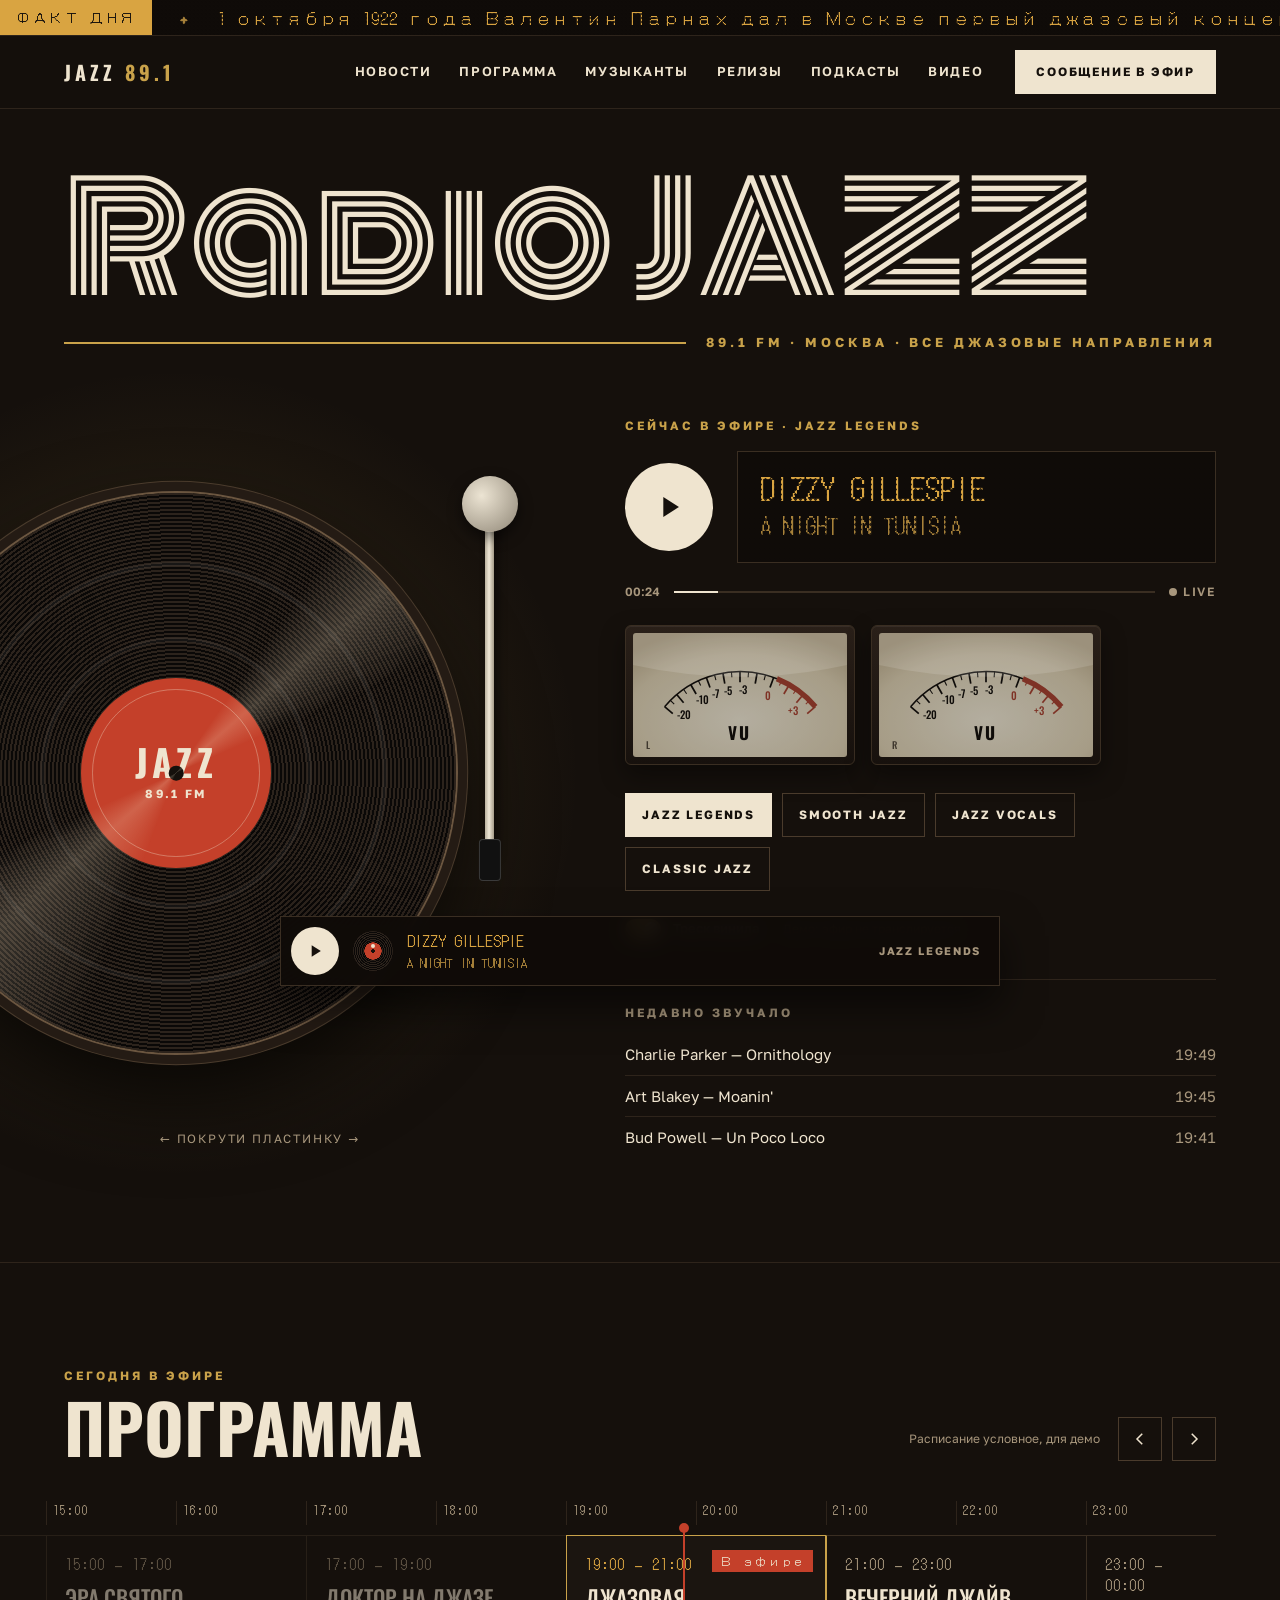
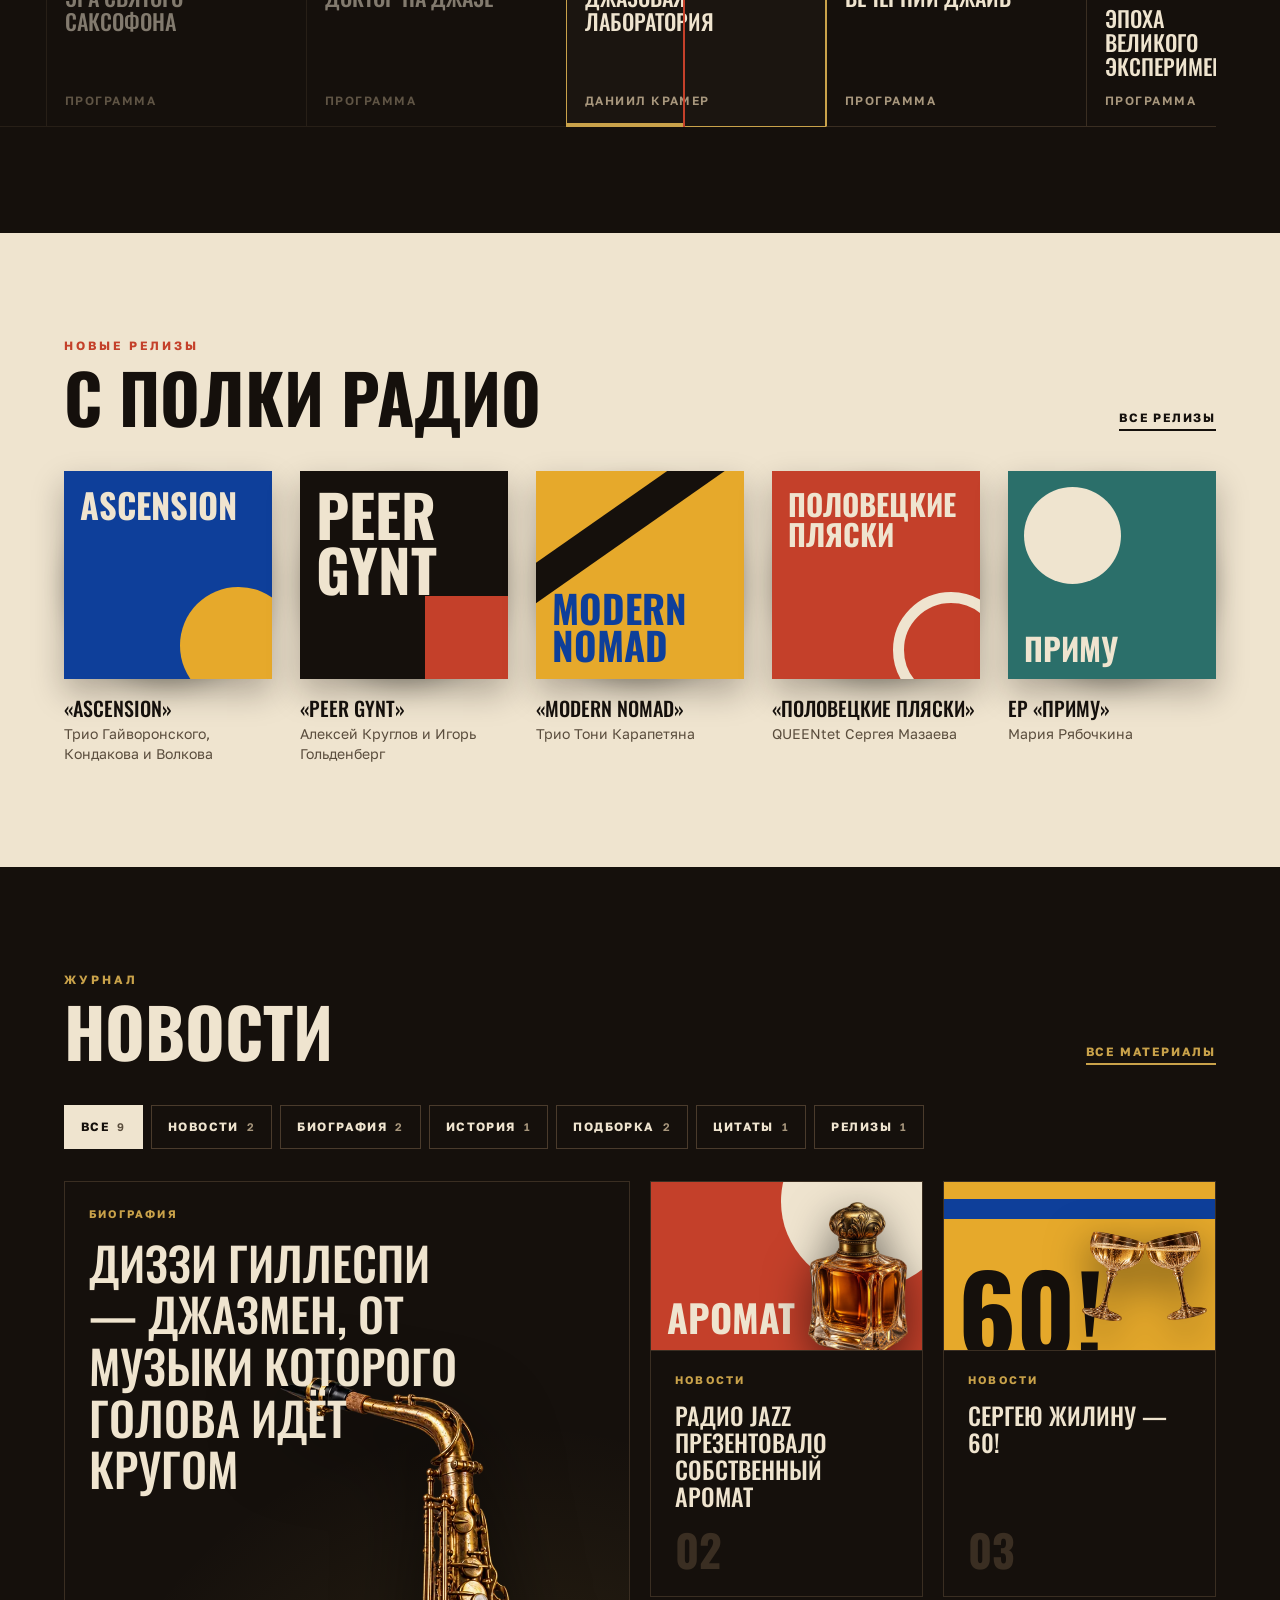
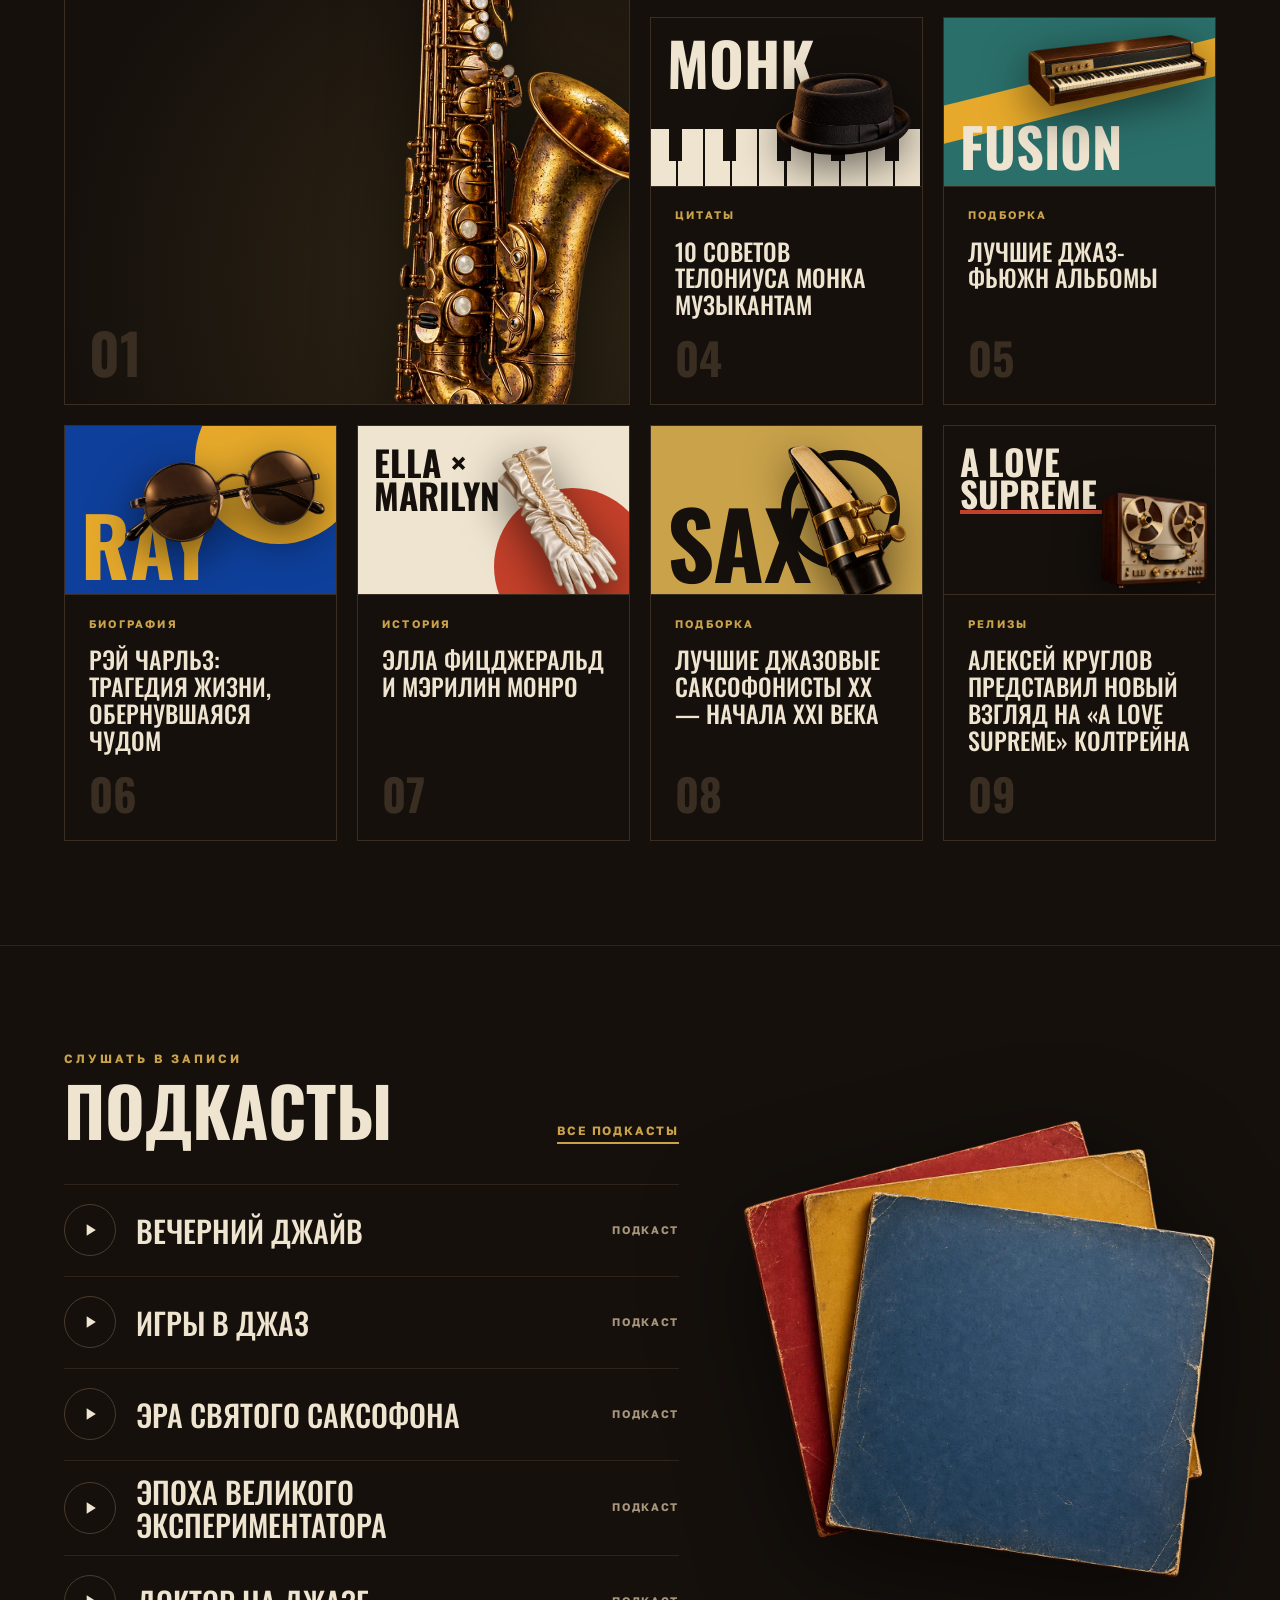
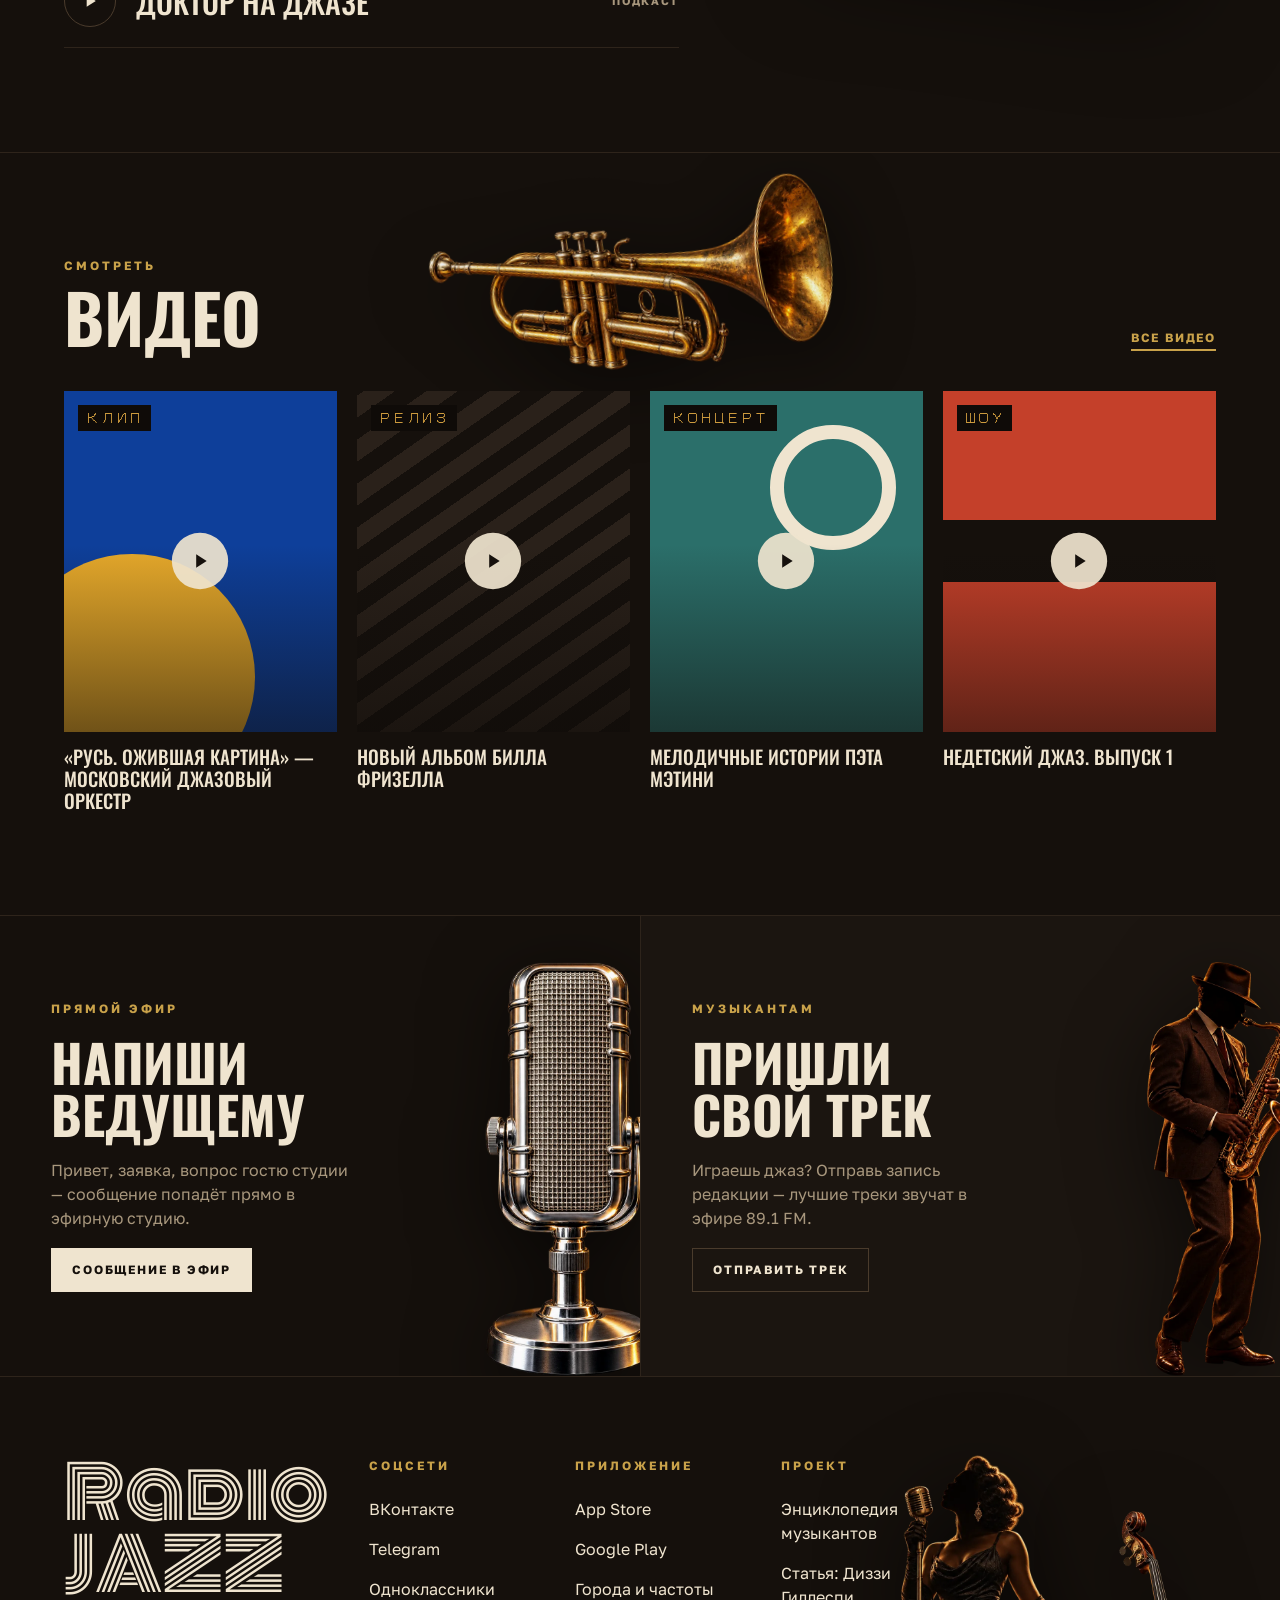
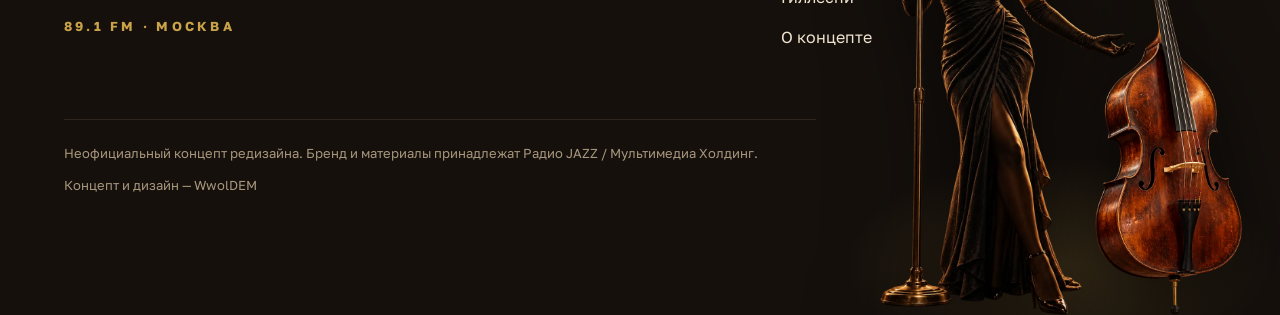
<file: index.html>
<!doctype html>
<html lang="ru">
<head>
<meta charset="utf-8">
<meta name="viewport" content="width=device-width, initial-scale=1">
<title>Радио JAZZ 89.1 FM — концепт редизайна</title>
<meta name="description" content="Неофициальный демо-концепт редизайна сайта Радио JAZZ 89.1 FM.">
<meta name="theme-color" content="#15100c">
<link rel="icon" href="data:image/svg+xml,%3Csvg xmlns='http://www.w3.org/2000/svg' viewBox='0 0 32 32'%3E%3Ccircle cx='16' cy='16' r='15' fill='%2315100c'/%3E%3Ccircle cx='16' cy='16' r='11' fill='none' stroke='%234a3b2c'/%3E%3Ccircle cx='16' cy='16' r='5' fill='%23c4402a'/%3E%3Ccircle cx='16' cy='16' r='1.2' fill='%2315100c'/%3E%3C/svg%3E">
<link rel="preload" href="assets/fonts/monoton-latin-400-normal.woff2" as="font" type="font/woff2" crossorigin>
<link rel="stylesheet" href="css/fonts.css">
<link rel="stylesheet" href="css/style.css">
<link rel="stylesheet" href="css/pages.css">
<script>try{if(sessionStorage.getItem("rj-intro"))document.documentElement.classList.add("no-intro")}catch(e){}</script>
<script src="js/main.js" defer></script>
</head>
<body>
<a class="skip" href="#main">К содержанию</a>

<div class="loader" id="loader" aria-hidden="true">
  <div class="loader__deck"><div class="loader__disc"><span>JAZZ</span></div><div class="loader__arm"></div></div>
  <p class="loader__t">33⅓</p>
</div>
<div class="toast" id="toast" role="status" aria-live="polite"></div>

<div class="ticker">
  <span class="ticker__label">Факт дня</span>
  <div class="ticker__track"><div class="ticker__run" id="tickerRun"></div></div>
</div>

<header class="header">
  <div class="wrap header__inner">
    <a class="logo" href="#top" aria-label="Радио JAZZ 89.1 FM, наверх">JAZZ <span>89.1</span></a>
    <nav class="nav" id="nav" aria-label="Основное меню">
      <a href="#news">Новости</a>
      <a href="#schedule">Программа</a>
      <a href="musicians.html">Музыканты</a>
      <a href="#releases">Релизы</a>
      <a href="#podcasts">Подкасты</a>
      <a href="#video">Видео</a>
    </nav>
    <button class="btn btn--light header__cta" type="button" data-open-message>Сообщение в эфир</button>
    <button class="burger" id="burger" type="button" aria-label="Меню" aria-expanded="false" aria-controls="nav"><span></span><span></span></button>
  </div>
</header>

<main id="main">

  <section class="hero" id="top" aria-label="Эфир">
    <div class="wrap">
      <h1 class="hero__title">Radio JAZZ</h1>
      <div class="hero__rule"><span></span><p>89.1 FM · Москва · все джазовые направления</p></div>
    </div>

    <div class="wrap hero__grid">
      <div class="deck" id="deck">
        <div class="deck__glow" aria-hidden="true"></div>
        <div class="platter" id="platter">
          <div class="record" id="record" role="img" aria-label="Пластинка Радио JAZZ, её можно покрутить">
            <div class="record__label"><b>JAZZ</b><small>89.1 FM</small></div>
            <div class="record__hole"></div>
          </div>
        </div>
        <div class="arm" aria-hidden="true">
          <div class="arm__rod"><div class="arm__head"></div></div>
          <div class="arm__pivot"></div>
        </div>
        <p class="deck__hint">← покрути пластинку →</p>
      </div>

      <div class="player">
        <p class="eyebrow">Сейчас в эфире · <span id="streamName">Jazz Legends</span></p>
        <div class="player__main" id="playerMain">
          <button class="play" type="button" data-play aria-pressed="false" aria-label="Включить эфир">
            <svg class="i-play" viewBox="0 0 24 24" aria-hidden="true"><path d="M8 5v14l11-7z" fill="currentColor"/></svg>
            <svg class="i-pause" viewBox="0 0 24 24" aria-hidden="true"><path d="M7 5h4v14H7zM13 5h4v14h-4z" fill="currentColor"/></svg>
          </button>
          <div class="led" aria-live="polite">
            <div class="led__artist" id="ledArtist">Dizzy Gillespie</div>
            <div class="led__title" id="ledTitle">A Night in Tunisia</div>
          </div>
        </div>

        <div class="progress">
          <span id="elapsed">00:00</span>
          <div class="progress__bar"><i id="progressFill"></i></div>
          <span class="live"><i></i>Live</span>
        </div>

        <div class="vu-row" aria-hidden="true">
          <div class="vu" data-vu="L"></div>
          <div class="vu" data-vu="R"></div>
        </div>

        <div class="streams" role="group" aria-label="Потоки">
          <button class="stream" type="button" data-stream="0" aria-pressed="true">Jazz Legends</button>
          <button class="stream" type="button" data-stream="1" aria-pressed="false">Smooth Jazz</button>
          <button class="stream" type="button" data-stream="2" aria-pressed="false">Jazz Vocals</button>
          <button class="stream" type="button" data-stream="3" aria-pressed="false">Classic Jazz</button>
        </div>

        <div class="player__row">
          <button class="toggle" id="crackle" type="button" aria-pressed="true"><span class="toggle__dot"></span>Треск винила</button>
          <span class="demo-note">Демо: эфир не транслируется</span>
        </div>

        <div class="recent">
          <p class="eyebrow eyebrow--muted">Недавно звучало</p>
          <ul id="recent"></ul>
        </div>
      </div>
    </div>
  </section>

  <section class="section section--line schedule" id="schedule">
    <div class="wrap">
      <div class="sec-head">
        <div>
          <p class="eyebrow">Сегодня в эфире</p>
          <h2>Программа</h2>
        </div>
        <div class="sched-nav">
          <span class="sched-note">Расписание условное, для демо</span>
          <button class="sched-btn" type="button" data-sched="-1" aria-label="Листать назад"><svg viewBox="0 0 24 24" aria-hidden="true"><path d="M15 5l-7 7 7 7" stroke="currentColor" stroke-width="2" fill="none"/></svg></button>
          <button class="sched-btn" type="button" data-sched="1" aria-label="Листать вперёд"><svg viewBox="0 0 24 24" aria-hidden="true"><path d="M9 5l7 7-7 7" stroke="currentColor" stroke-width="2" fill="none"/></svg></button>
        </div>
      </div>
    </div>
    <div class="sched" id="sched" tabindex="0" aria-label="Программа передач на сегодня"><ol class="sched__list" id="schedList"></ol></div>
  </section>

  <section class="releases section" id="releases">
    <div class="wrap">
      <div class="sec-head">
        <div>
          <p class="eyebrow eyebrow--ink">Новые релизы</p>
          <h2>С полки радио</h2>
        </div>
        <a class="link" href="https://radiojazzfm.ru/releases">Все релизы</a>
      </div>

      <div class="shelf">
        <a class="release" href="https://radiojazzfm.ru/news/trio-gayvoronskogo-kondakova-i-volkova-prezentovali-albom-ascension" style="--lbl:#e6a92b">
          <div class="release__sleeve">
            <div class="release__disc"></div>
            <div class="cover cv-asc"><i class="c1"></i><span class="cover__t">Ascension</span></div>
          </div>
          <h3>«Ascension»</h3>
          <p>Трио Гайворонского, Кондакова и Волкова</p>
        </a>
        <a class="release" href="https://radiojazzfm.ru/news/aleksey-kruglov-i-igor-goldenberg-vypustili-albom-peer-gynt-k-150-letiyu-premery-griga" style="--lbl:#c4402a">
          <div class="release__sleeve">
            <div class="release__disc"></div>
            <div class="cover cv-peer"><i class="c1"></i><span class="cover__t">Peer<br>Gynt</span></div>
          </div>
          <h3>«Peer Gynt»</h3>
          <p>Алексей Круглов и Игорь Гольденберг</p>
        </a>
        <a class="release" href="https://radiojazzfm.ru/news/trio-toni-karapetyana-vypustilo-albom-modern-nomad" style="--lbl:#0e3f9a">
          <div class="release__sleeve">
            <div class="release__disc"></div>
            <div class="cover cv-nomad"><i class="c1"></i><span class="cover__t">Modern<br>Nomad</span></div>
          </div>
          <h3>«Modern Nomad»</h3>
          <p>Трио Тони Карапетяна</p>
        </a>
        <a class="release" href="https://radiojazzfm.ru/news/queentet-sergeya-mazaeva-predstavil-albom-polovetskie-plyaski" style="--lbl:#efe4cf">
          <div class="release__sleeve">
            <div class="release__disc"></div>
            <div class="cover cv-polo"><i class="c1"></i><span class="cover__t">Половецкие<br>пляски</span></div>
          </div>
          <h3>«Половецкие пляски»</h3>
          <p>QUEENtet Сергея Мазаева</p>
        </a>
        <a class="release" href="https://radiojazzfm.ru/news/mariya-ryabochkina-zapisala-ispoved-ustavshego-cheloveka-v-ep-primu" style="--lbl:#2b6f6a">
          <div class="release__sleeve">
            <div class="release__disc"></div>
            <div class="cover cv-primu"><i class="c1"></i><span class="cover__t">Приму</span></div>
          </div>
          <h3>EP «Приму»</h3>
          <p>Мария Рябочкина</p>
        </a>
      </div>
    </div>
  </section>

  <section class="section" id="news">
    <div class="wrap">
      <div class="sec-head">
        <div>
          <p class="eyebrow">Журнал</p>
          <h2>Новости</h2>
        </div>
        <a class="link link--brass" href="https://radiojazzfm.ru/news">Все материалы</a>
      </div>

      <div class="chips" role="group" aria-label="Фильтр по рубрикам">
        <button class="chip" type="button" data-filter="all" aria-pressed="true">Все <small></small></button>
        <button class="chip" type="button" data-filter="Новости" aria-pressed="false">Новости <small></small></button>
        <button class="chip" type="button" data-filter="Биография" aria-pressed="false">Биография <small></small></button>
        <button class="chip" type="button" data-filter="История" aria-pressed="false">История <small></small></button>
        <button class="chip" type="button" data-filter="Подборка" aria-pressed="false">Подборка <small></small></button>
        <button class="chip" type="button" data-filter="Цитаты" aria-pressed="false">Цитаты <small></small></button>
        <button class="chip" type="button" data-filter="Релизы" aria-pressed="false">Релизы <small></small></button>
      </div>

      <div class="news-grid" id="newsGrid">
        <a class="card card--feature slot" data-tag="Биография" href="article.html">
          <span class="card__tag">Биография</span>
          <h3 class="card__title">Диззи Гиллеспи — джазмен, от музыки которого голова идёт кругом</h3>
          <span class="card__num">01</span>
          <img class="cut card__img" data-slot src="assets/img/01-sax.webp" alt="" loading="lazy">
        </a>
        <a class="card card--art" data-tag="Новости" href="https://radiojazzfm.ru/news/radio-jazz-prezentovalo-sobstvennyy-aromat">
          <div class="card__art p-aroma" aria-hidden="true"><i class="s1"></i><span class="poster__w">Аромат</span><img class="cut card__obj" data-slot src="assets/img/news/n02-perfume.webp" alt="" loading="lazy"></div>
          <span class="card__tag">Новости</span>
          <h3 class="card__title">Радио JAZZ презентовало собственный аромат</h3>
          <span class="card__num">02</span>
        </a>
        <a class="card card--art" data-tag="Новости" href="https://radiojazzfm.ru/news/sergeyu-zhilinu">
          <div class="card__art p-sixty" aria-hidden="true"><i class="s1"></i><span class="poster__w">60!</span><img class="cut card__obj" data-slot src="assets/img/news/n03-champagne.webp" alt="" loading="lazy"></div>
          <span class="card__tag">Новости</span>
          <h3 class="card__title">Сергею Жилину — 60!</h3>
          <span class="card__num">03</span>
        </a>
        <a class="card card--art" data-tag="Цитаты" href="https://radiojazzfm.ru/news/10-sovetov-teloniusa-monka-muzykantam">
          <div class="card__art p-monk" aria-hidden="true"><i class="s1"></i><span class="poster__w">Монк</span><img class="cut card__obj" data-slot src="assets/img/news/n04-hat.webp" alt="" loading="lazy"></div>
          <span class="card__tag">Цитаты</span>
          <h3 class="card__title">10 советов Телониуса Монка музыкантам</h3>
          <span class="card__num">04</span>
        </a>
        <a class="card card--art" data-tag="Подборка" href="https://radiojazzfm.ru/news/luchshie-dzhaz-fyuzhn-albomy">
          <div class="card__art p-fusion" aria-hidden="true"><i class="s1"></i><span class="poster__w">Fusion</span><img class="cut card__obj" data-slot src="assets/img/news/n05-epiano.webp" alt="" loading="lazy"></div>
          <span class="card__tag">Подборка</span>
          <h3 class="card__title">Лучшие джаз-фьюжн альбомы</h3>
          <span class="card__num">05</span>
        </a>
        <a class="card card--art" data-tag="Биография" href="https://radiojazzfm.ru/news/rey-charlz-tragediya-zhizni-obernuvshayasya-chudom">
          <div class="card__art p-ray" aria-hidden="true"><i class="s1"></i><i class="s2"></i><span class="poster__w">Ray</span><img class="cut card__obj" data-slot src="assets/img/news/n06-sunglasses.webp" alt="" loading="lazy"></div>
          <span class="card__tag">Биография</span>
          <h3 class="card__title">Рэй Чарльз: трагедия жизни, обернувшаяся чудом</h3>
          <span class="card__num">06</span>
        </a>
        <a class="card card--art" data-tag="История" href="https://radiojazzfm.ru/news/ella-fitsdzherald-i-merilin-monro">
          <div class="card__art p-ella" aria-hidden="true"><i class="s1"></i><span class="poster__w">Ella ×<br>Marilyn</span><img class="cut card__obj" data-slot src="assets/img/news/n07-pearls.webp" alt="" loading="lazy"></div>
          <span class="card__tag">История</span>
          <h3 class="card__title">Элла Фицджеральд и Мэрилин Монро</h3>
          <span class="card__num">07</span>
        </a>
        <a class="card card--art" data-tag="Подборка" href="https://radiojazzfm.ru/news/luchshie-dzhazovye-saksofonisty-xx-nachala-xxi-veka">
          <div class="card__art p-sax" aria-hidden="true"><i class="s1"></i><span class="poster__w">Sax</span><img class="cut card__obj" data-slot src="assets/img/news/n08-mouthpiece.webp" alt="" loading="lazy"></div>
          <span class="card__tag">Подборка</span>
          <h3 class="card__title">Лучшие джазовые саксофонисты XX — начала XXI века</h3>
          <span class="card__num">08</span>
        </a>
        <a class="card card--art" data-tag="Релизы" href="https://radiojazzfm.ru/news/aleksey-kruglov-predstavil-novyy-vzglyad-na-a-love-supreme-koltreyna">
          <div class="card__art p-supreme" aria-hidden="true"><i class="s1"></i><span class="poster__w">A Love<br>Supreme</span><img class="cut card__obj" data-slot src="assets/img/news/n09-tape.webp" alt="" loading="lazy"></div>
          <span class="card__tag">Релизы</span>
          <h3 class="card__title">Алексей Круглов представил новый взгляд на «A Love Supreme» Колтрейна</h3>
          <span class="card__num">09</span>
        </a>
      </div>
    </div>
  </section>

  <section class="section section--line" id="podcasts">
    <div class="wrap pod-grid">
      <div>
        <div class="sec-head">
          <div>
            <p class="eyebrow">Слушать в записи</p>
            <h2>Подкасты</h2>
          </div>
          <a class="link link--brass" href="https://radiojazzfm.ru/podcasts">Все подкасты</a>
        </div>
        <ul class="pod-list">
          <li><a class="pod" href="https://radiojazzfm.ru/podcasts/69"><span class="pod__btn" aria-hidden="true"><svg viewBox="0 0 24 24"><path d="M8 5v14l11-7z" fill="currentColor"/></svg></span><span class="pod__title">Вечерний джайв</span><span class="pod__meta">Подкаст</span></a></li>
          <li><a class="pod" href="https://radiojazzfm.ru/podcasts/101"><span class="pod__btn" aria-hidden="true"><svg viewBox="0 0 24 24"><path d="M8 5v14l11-7z" fill="currentColor"/></svg></span><span class="pod__title">Игры в джаз</span><span class="pod__meta">Подкаст</span></a></li>
          <li><a class="pod" href="https://radiojazzfm.ru/podcasts/105"><span class="pod__btn" aria-hidden="true"><svg viewBox="0 0 24 24"><path d="M8 5v14l11-7z" fill="currentColor"/></svg></span><span class="pod__title">Эра святого саксофона</span><span class="pod__meta">Подкаст</span></a></li>
          <li><a class="pod" href="https://radiojazzfm.ru/podcasts/97"><span class="pod__btn" aria-hidden="true"><svg viewBox="0 0 24 24"><path d="M8 5v14l11-7z" fill="currentColor"/></svg></span><span class="pod__title">Эпоха великого экспериментатора</span><span class="pod__meta">Подкаст</span></a></li>
          <li><a class="pod" href="https://radiojazzfm.ru/podcasts/95"><span class="pod__btn" aria-hidden="true"><svg viewBox="0 0 24 24"><path d="M8 5v14l11-7z" fill="currentColor"/></svg></span><span class="pod__title">Доктор на Джазе</span><span class="pod__meta">Подкаст</span></a></li>
        </ul>
      </div>
      <figure class="pod-art slot" aria-hidden="true">
        <div class="slot__fallback pod-stack">
          <span class="pod-stack__s pod-stack__s--1"></span>
          <span class="pod-stack__s pod-stack__s--2"></span>
          <span class="pod-stack__s pod-stack__s--3"><b>On air</b></span>
        </div>
        <img class="cut" data-slot src="assets/img/08-sleeves.webp" alt="" loading="lazy">
      </figure>
    </div>
  </section>

  <section class="section section--line video" id="video">
    <img class="cut video__deco" data-slot src="assets/img/02-trumpet.webp" alt="" loading="lazy">
    <div class="wrap">
      <div class="sec-head">
        <div>
          <p class="eyebrow">Смотреть</p>
          <h2>Видео</h2>
        </div>
        <a class="link link--brass" href="https://radiojazzfm.ru/video">Все видео</a>
      </div>
      <div class="video-grid">
        <a class="vid" href="https://radiojazzfm.ru/video/14965">
          <div class="vid__thumb vt-1"><span class="vid__tag">Клип</span><span class="vid__play" aria-hidden="true"><svg viewBox="0 0 24 24"><path d="M8 5v14l11-7z" fill="currentColor"/></svg></span></div>
          <h3>«Русь. Ожившая картина» — Московский джазовый оркестр</h3>
        </a>
        <a class="vid" href="https://radiojazzfm.ru/video/5133">
          <div class="vid__thumb vt-2"><span class="vid__tag">Релиз</span><span class="vid__play" aria-hidden="true"><svg viewBox="0 0 24 24"><path d="M8 5v14l11-7z" fill="currentColor"/></svg></span></div>
          <h3>Новый альбом Билла Фризелла</h3>
        </a>
        <a class="vid" href="https://radiojazzfm.ru/video/5025">
          <div class="vid__thumb vt-3"><span class="vid__tag">Концерт</span><span class="vid__play" aria-hidden="true"><svg viewBox="0 0 24 24"><path d="M8 5v14l11-7z" fill="currentColor"/></svg></span></div>
          <h3>Мелодичные истории Пэта Мэтини</h3>
        </a>
        <a class="vid" href="https://radiojazzfm.ru/video/4881">
          <div class="vid__thumb vt-4"><span class="vid__tag">Шоу</span><span class="vid__play" aria-hidden="true"><svg viewBox="0 0 24 24"><path d="M8 5v14l11-7z" fill="currentColor"/></svg></span></div>
          <h3>Недетский Джаз. Выпуск 1</h3>
        </a>
      </div>
    </div>
  </section>

  <section class="connect" id="connect">
    <div class="connect__col slot">
      <div class="connect__body">
        <p class="eyebrow">Прямой эфир</p>
        <h2>Напиши ведущему</h2>
        <p>Привет, заявка, вопрос гостю студии — сообщение попадёт прямо в эфирную студию.</p>
        <button class="btn btn--light" type="button" data-open-message>Сообщение в эфир</button>
      </div>
      <img class="cut connect__img" data-slot src="assets/img/03-mic.webp" alt="" loading="lazy">
    </div>
    <div class="connect__col slot">
      <div class="connect__body">
        <p class="eyebrow">Музыкантам</p>
        <h2>Пришли свой трек</h2>
        <p>Играешь джаз? Отправь запись редакции — лучшие треки звучат в эфире 89.1 FM.</p>
        <a class="btn" href="https://radiojazzfm.ru/send-song">Отправить трек</a>
      </div>
      <img class="cut connect__img" data-slot src="assets/img/06-sax-silhouette.webp" alt="" loading="lazy">
    </div>
  </section>

</main>

<footer class="footer" id="contacts">
  <div class="footer__stage" aria-hidden="true">
    <img class="cut footer__singer" data-slot src="assets/img/07-singer.webp" alt="" loading="lazy">
    <img class="cut footer__bass" data-slot src="assets/img/04-bass.webp" alt="" loading="lazy">
  </div>
  <div class="wrap">
    <div class="footer__grid">
      <div>
        <p class="footer__brand">Radio JAZZ</p>
        <p class="footer__freq">89.1 FM · Москва</p>
      </div>
      <div>
        <p class="eyebrow">Соцсети</p>
        <ul>
          <li><a href="https://vk.com/radiojazz">ВКонтакте</a></li>
          <li><a href="https://t.me/jazz_life">Telegram</a></li>
          <li><a href="https://ok.ru/group/58943465586729">Одноклассники</a></li>
        </ul>
      </div>
      <div>
        <p class="eyebrow">Приложение</p>
        <ul>
          <li><a href="https://apps.apple.com/ru/app/%D1%80%D0%B0%D0%B4%D0%B8%D0%BE-jazz/id974032772">App Store</a></li>
          <li><a href="https://play.google.com/store/apps/details?id=ru.radiojazzfm.player">Google Play</a></li>
          <li><a href="https://radiojazzfm.ru/towns">Города и частоты</a></li>
        </ul>
      </div>
      <div>
        <p class="eyebrow">Проект</p>
        <ul>
          <li><a href="musicians.html">Энциклопедия музыкантов</a></li>
          <li><a href="article.html">Статья: Диззи Гиллеспи</a></li>
          <li><a href="case.html">О концепте</a></li>
        </ul>
      </div>
    </div>
    <div class="footer__note">
      <span>Неофициальный концепт редизайна. Бренд и материалы принадлежат Радио JAZZ / Мультимедиа Холдинг.</span>
      <span>Концепт и дизайн — WwolDEM</span>
    </div>
  </div>
</footer>

<div class="mini" id="mini" aria-label="Мини-плеер">
  <button class="play play--sm" type="button" data-play aria-pressed="false" aria-label="Включить эфир">
    <svg class="i-play" viewBox="0 0 24 24" aria-hidden="true"><path d="M8 5v14l11-7z" fill="currentColor"/></svg>
    <svg class="i-pause" viewBox="0 0 24 24" aria-hidden="true"><path d="M7 5h4v14H7zM13 5h4v14h-4z" fill="currentColor"/></svg>
  </button>
  <span class="mini__disc" aria-hidden="true"></span>
  <div class="mini__text">
    <div class="mini__artist" id="miniArtist">Dizzy Gillespie</div>
    <div class="mini__title" id="miniTitle">A Night in Tunisia</div>
  </div>
  <span class="mini__stream" id="miniStream">Jazz Legends</span>
</div>

<dialog class="msg" id="msgDialog" aria-labelledby="msgTitle">
  <div class="msg__inner">
    <button class="msg__close" type="button" data-close aria-label="Закрыть">
      <svg viewBox="0 0 24 24" aria-hidden="true"><path d="M6 6l12 12M18 6L6 18" stroke="currentColor" stroke-width="2" fill="none"/></svg>
    </button>
    <p class="eyebrow">Прямой эфир</p>
    <h2 id="msgTitle">Сообщение в эфир</h2>
    <form id="msgForm">
      <div class="field"><label for="mName">Имя</label><input id="mName" name="name" autocomplete="given-name" required></div>
      <div class="field"><label for="mText">Сообщение</label><textarea id="mText" name="text" rows="4" required></textarea></div>
      <p class="msg__note">Демо-версия: сообщение никуда не отправляется.</p>
      <button class="btn btn--light" type="submit">Отправить</button>
    </form>
    <div class="msg__done" id="msgDone" hidden>
      <p class="msg__big">Сообщение у ведущего.</p>
      <p class="msg__note">Ну, почти: это демо. Слушай эфир — вдруг прочитают.</p>
      <button class="btn" type="button" data-close>Закрыть</button>
    </div>
  </div>
</dialog>

</body>
</html>
</file>
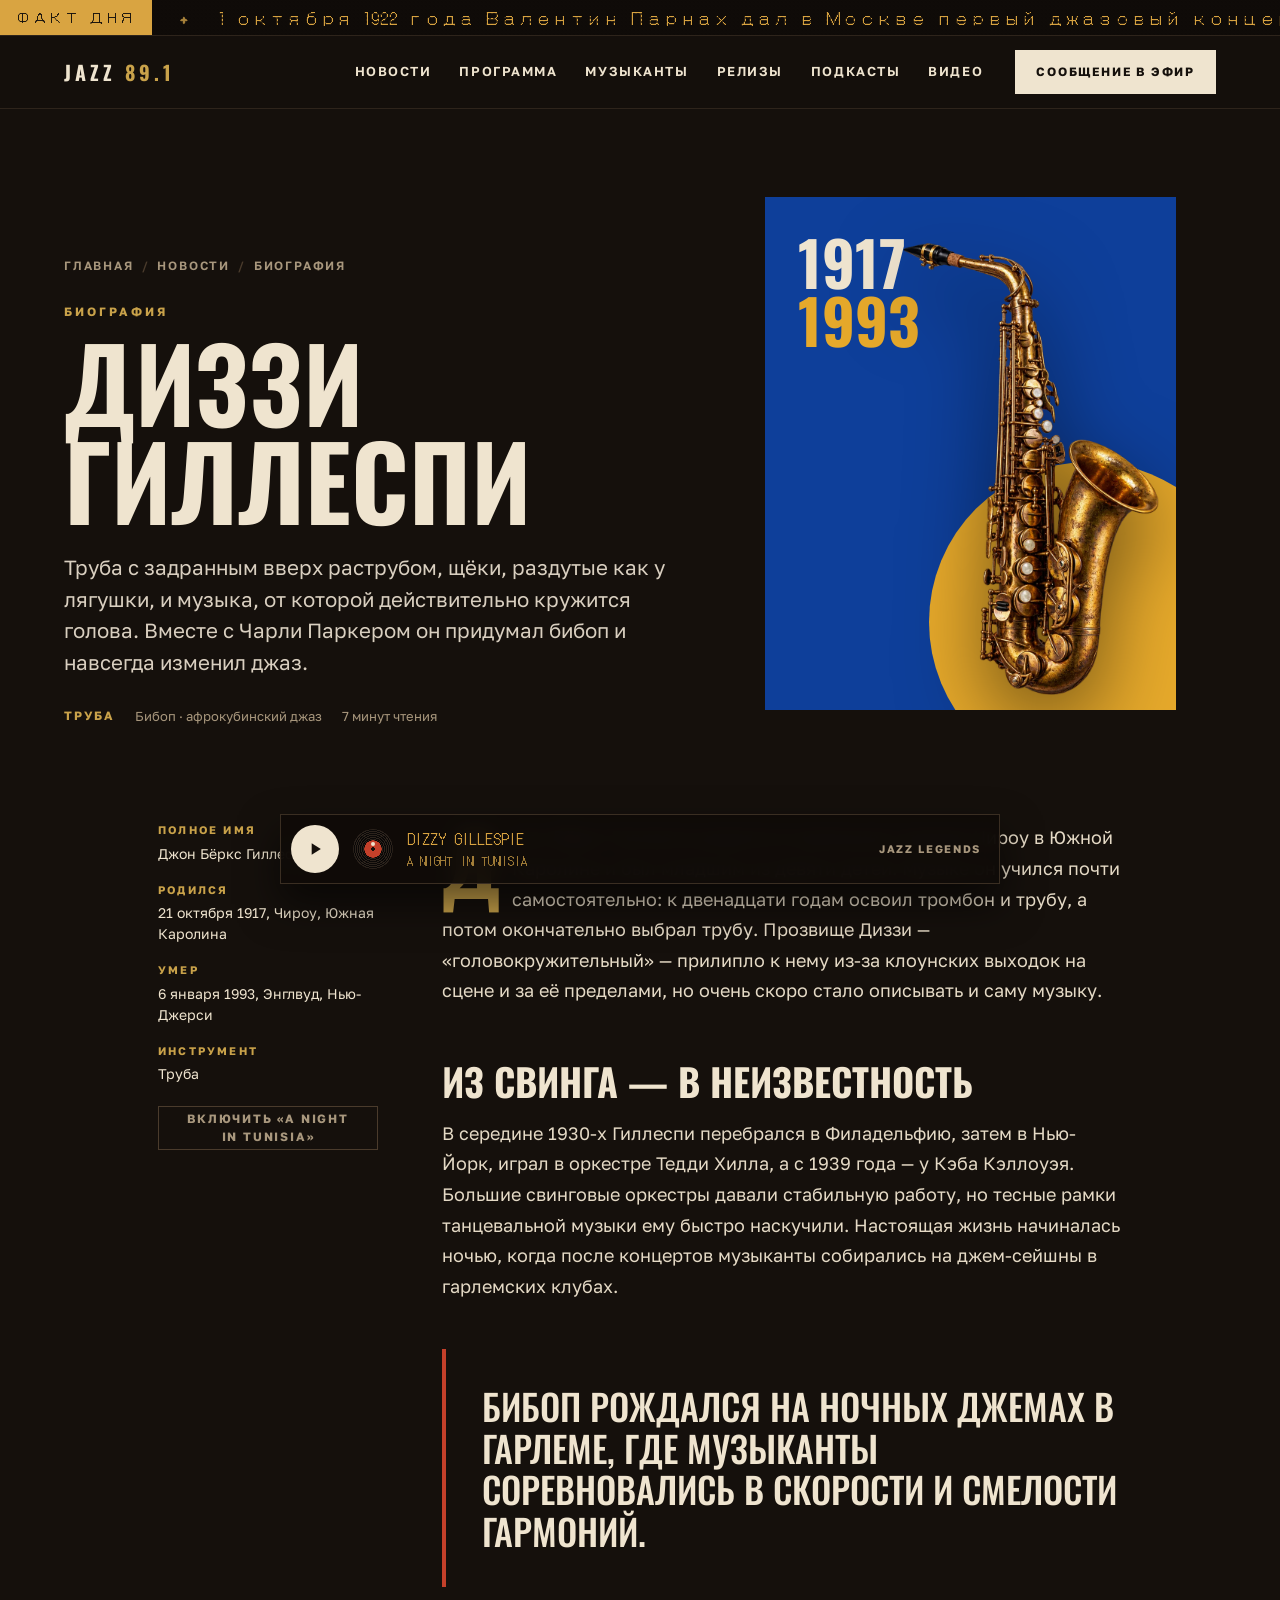
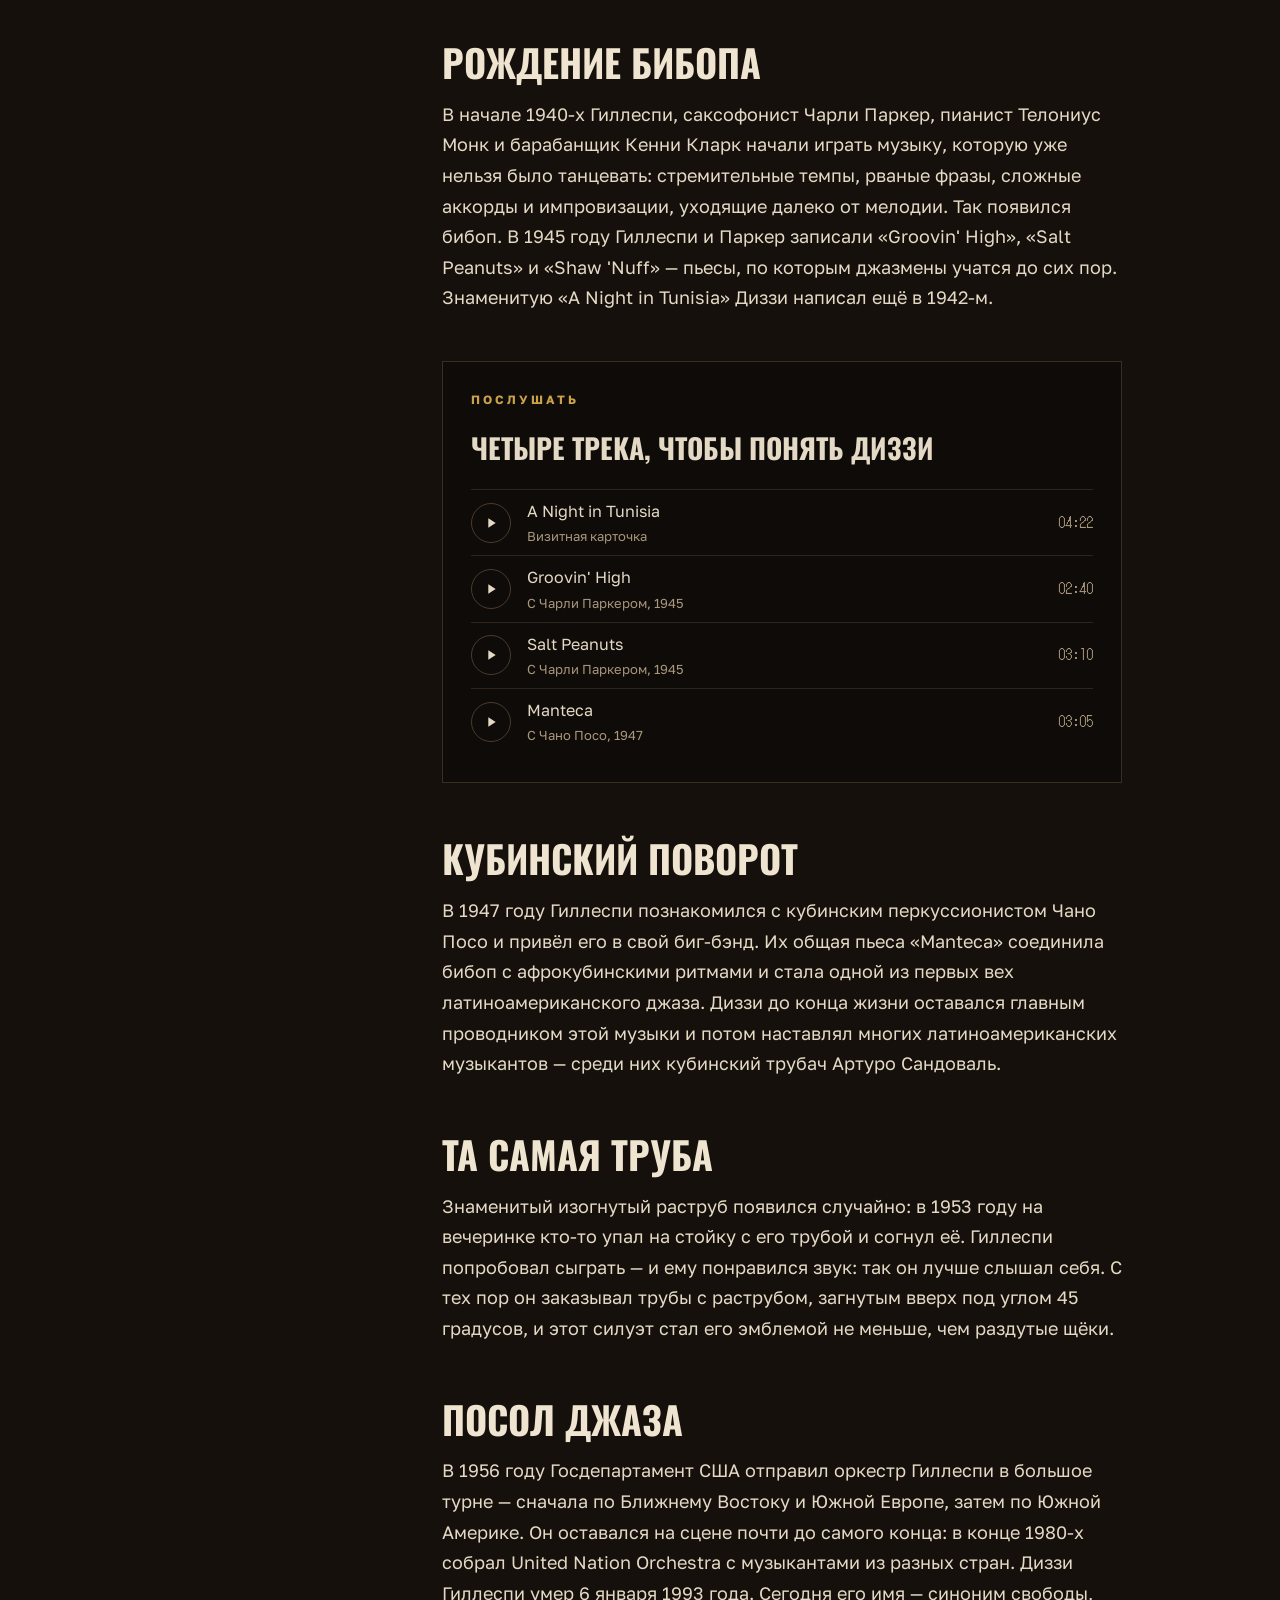
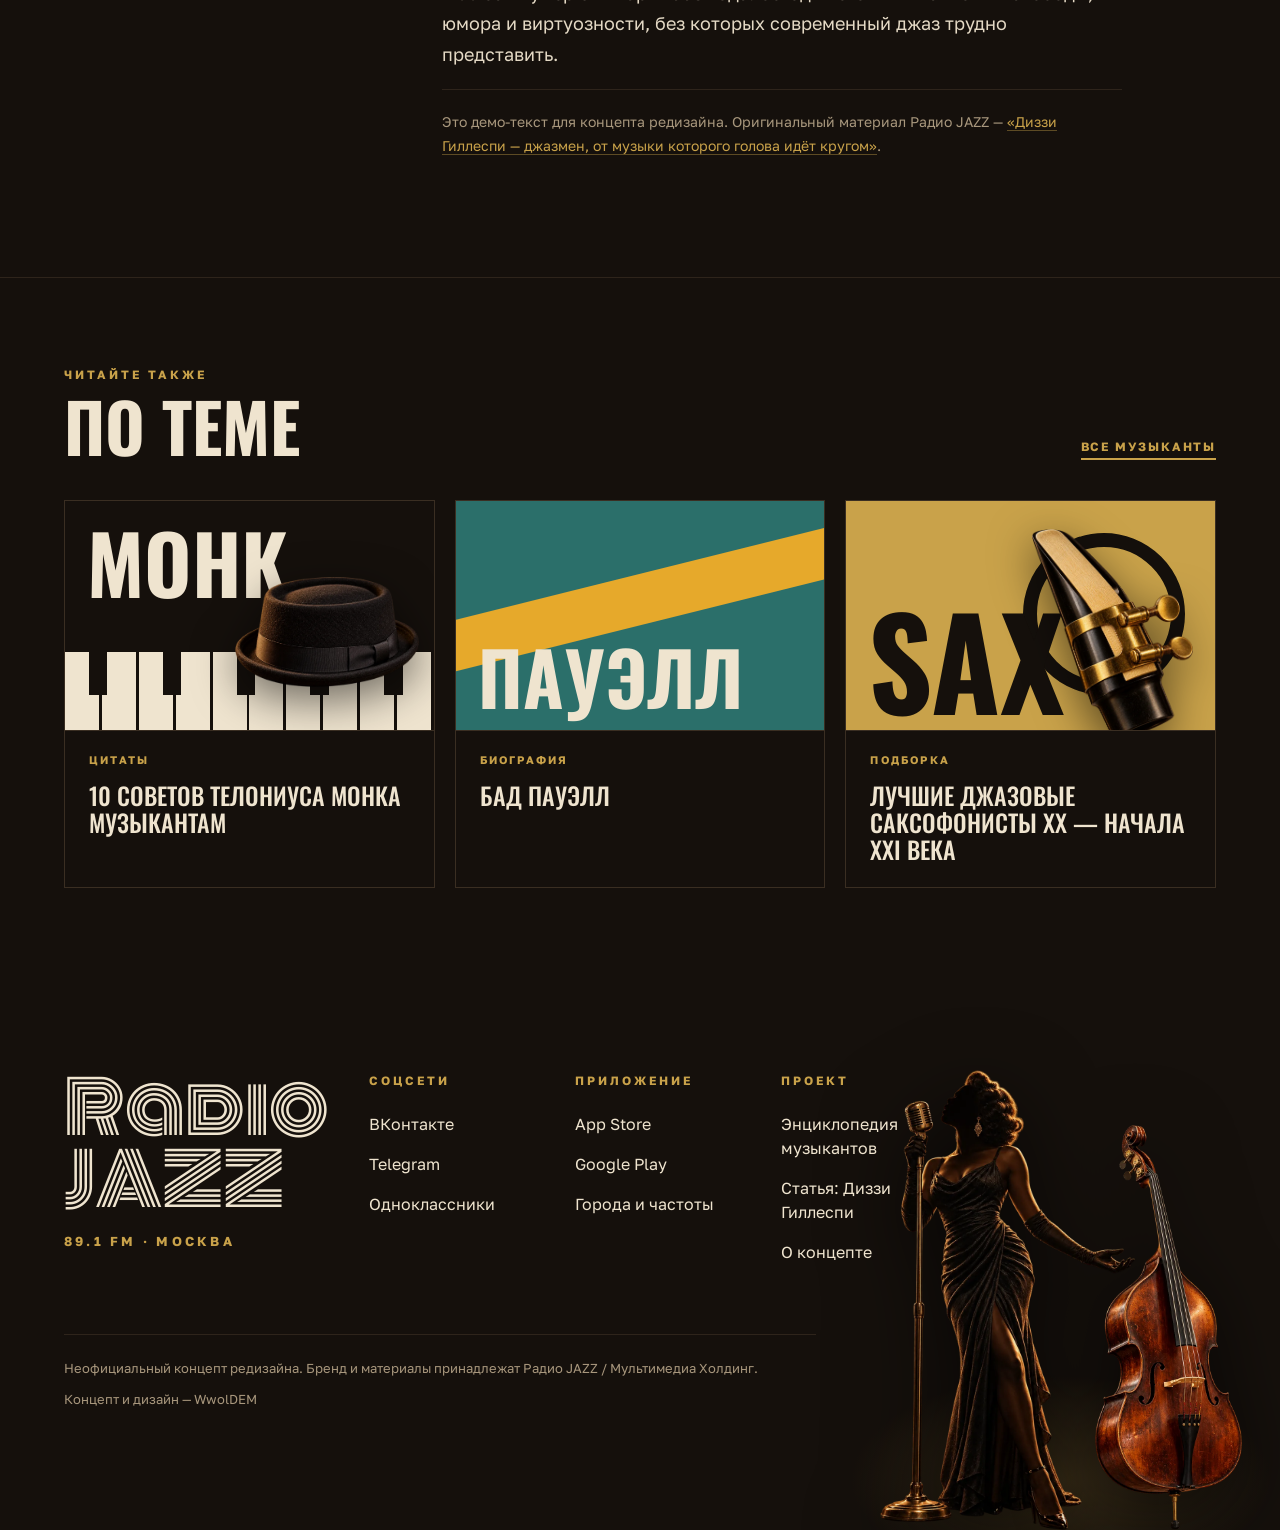
<file: article.html>
<!doctype html>
<html lang="ru">
<head>
<meta charset="utf-8">
<meta name="viewport" content="width=device-width, initial-scale=1">
<title>Диззи Гиллеспи — Радио JAZZ, концепт</title>
<meta name="description" content="Биография Диззи Гиллеспи. Демо-страница статьи концепта редизайна Радио JAZZ.">
<meta name="theme-color" content="#15100c">
<link rel="icon" href="data:image/svg+xml,%3Csvg xmlns='http://www.w3.org/2000/svg' viewBox='0 0 32 32'%3E%3Ccircle cx='16' cy='16' r='15' fill='%2315100c'/%3E%3Ccircle cx='16' cy='16' r='11' fill='none' stroke='%234a3b2c'/%3E%3Ccircle cx='16' cy='16' r='5' fill='%23c4402a'/%3E%3Ccircle cx='16' cy='16' r='1.2' fill='%2315100c'/%3E%3C/svg%3E">
<link rel="preload" href="assets/fonts/monoton-latin-400-normal.woff2" as="font" type="font/woff2" crossorigin>
<link rel="stylesheet" href="css/fonts.css">
<link rel="stylesheet" href="css/style.css">
<link rel="stylesheet" href="css/pages.css">
<script src="js/main.js" defer></script>
</head>
<body class="page-article">
<a class="skip" href="#main">К содержанию</a>
<div class="toast" id="toast" role="status" aria-live="polite"></div>

<div class="ticker">
  <span class="ticker__label">Факт дня</span>
  <div class="ticker__track"><div class="ticker__run" id="tickerRun"></div></div>
</div>

<header class="header">
  <div class="wrap header__inner">
    <a class="logo" href="index.html" aria-label="Радио JAZZ 89.1 FM, наверх">JAZZ <span>89.1</span></a>
    <nav class="nav" id="nav" aria-label="Основное меню">
      <a href="index.html#news">Новости</a>
      <a href="index.html#schedule">Программа</a>
      <a href="musicians.html">Музыканты</a>
      <a href="index.html#releases">Релизы</a>
      <a href="index.html#podcasts">Подкасты</a>
      <a href="index.html#video">Видео</a>
    </nav>
    <button class="btn btn--light header__cta" type="button" data-open-message>Сообщение в эфир</button>
    <button class="burger" id="burger" type="button" aria-label="Меню" aria-expanded="false" aria-controls="nav"><span></span><span></span></button>
  </div>
</header>

<main id="main">
  <article>
    <header class="page-hero">
      <div class="wrap art-hero">
        <div>
          <ol class="crumbs">
            <li><a href="index.html">Главная</a></li>
            <li><a href="index.html#news">Новости</a></li>
            <li>Биография</li>
          </ol>
          <p class="eyebrow">Биография</p>
          <h1 class="page-title">Диззи Гиллеспи</h1>
          <p class="lead">Труба с задранным вверх раструбом, щёки, раздутые как у лягушки, и музыка, от которой действительно кружится голова. Вместе с Чарли Паркером он придумал бибоп и навсегда изменил джаз.</p>
          <div class="art-meta"><b>Труба</b><span>Бибоп · афрокубинский джаз</span><span>7 минут чтения</span></div>
        </div>
        <figure class="art-cover slot" aria-hidden="true">
          <span class="art-cover__c"></span>
          <span class="art-cover__years">1917<br><span>1993</span></span>
          <img data-slot src="assets/img/01-sax.webp" alt="">
        </figure>
      </div>
    </header>

    <div class="wrap art-body">
      <aside class="art-aside">
        <dl>
          <div><dt>Полное имя</dt><dd>Джон Бёркс Гиллеспи</dd></div>
          <div><dt>Родился</dt><dd>21 октября 1917, Чироу, Южная Каролина</dd></div>
          <div><dt>Умер</dt><dd>6 января 1993, Энглвуд, Нью-Джерси</dd></div>
          <div><dt>Инструмент</dt><dd>Труба</dd></div>
        </dl>
        <button class="btn" type="button" data-track="Dizzy Gillespie|A Night in Tunisia|262">Включить «A Night in Tunisia»</button>
      </aside>

      <div class="prose">
        <p>Джон Бёркс Гиллеспи родился в маленьком городке Чироу в Южной Каролине и был младшим из девяти детей. Музыке он учился почти самостоятельно: к двенадцати годам освоил тромбон и трубу, а потом окончательно выбрал трубу. Прозвище Диззи — «головокружительный» — прилипло к нему из-за клоунских выходок на сцене и за её пределами, но очень скоро стало описывать и саму музыку.</p>

        <h2>Из свинга — в неизвестность</h2>
        <p>В середине 1930-х Гиллеспи перебрался в Филадельфию, затем в Нью-Йорк, играл в оркестре Тедди Хилла, а с 1939 года — у Кэба Кэллоуэя. Большие свинговые оркестры давали стабильную работу, но тесные рамки танцевальной музыки ему быстро наскучили. Настоящая жизнь начиналась ночью, когда после концертов музыканты собирались на джем-сейшны в гарлемских клубах.</p>

        <blockquote class="pull">Бибоп рождался на ночных джемах в Гарлеме, где музыканты соревновались в скорости и смелости гармоний.</blockquote>

        <h2>Рождение бибопа</h2>
        <p>В начале 1940-х Гиллеспи, саксофонист Чарли Паркер, пианист Телониус Монк и барабанщик Кенни Кларк начали играть музыку, которую уже нельзя было танцевать: стремительные темпы, рваные фразы, сложные аккорды и импровизации, уходящие далеко от мелодии. Так появился бибоп. В 1945 году Гиллеспи и Паркер записали «Groovin' High», «Salt Peanuts» и «Shaw 'Nuff» — пьесы, по которым джазмены учатся до сих пор. Знаменитую «A Night in Tunisia» Диззи написал ещё в 1942-м.</p>

        <div class="listen">
          <p class="eyebrow">Послушать</p>
          <h3>Четыре трека, чтобы понять Диззи</h3>
          <ol>
            <li><button class="track" type="button" data-track="Dizzy Gillespie|A Night in Tunisia|262"><span class="track__btn"><svg class="i-play" viewBox="0 0 24 24" aria-hidden="true"><path d="M8 5v14l11-7z" fill="currentColor"/></svg><svg class="i-pause" viewBox="0 0 24 24" aria-hidden="true"><path d="M7 5h4v14H7zM13 5h4v14h-4z" fill="currentColor"/></svg></span><span class="track__name">A Night in Tunisia<small>Визитная карточка</small></span><span class="track__dur">04:22</span></button></li>
            <li><button class="track" type="button" data-track="Dizzy Gillespie & Charlie Parker|Groovin' High|160"><span class="track__btn"><svg class="i-play" viewBox="0 0 24 24" aria-hidden="true"><path d="M8 5v14l11-7z" fill="currentColor"/></svg><svg class="i-pause" viewBox="0 0 24 24" aria-hidden="true"><path d="M7 5h4v14H7zM13 5h4v14h-4z" fill="currentColor"/></svg></span><span class="track__name">Groovin' High<small>С Чарли Паркером, 1945</small></span><span class="track__dur">02:40</span></button></li>
            <li><button class="track" type="button" data-track="Dizzy Gillespie & Charlie Parker|Salt Peanuts|190"><span class="track__btn"><svg class="i-play" viewBox="0 0 24 24" aria-hidden="true"><path d="M8 5v14l11-7z" fill="currentColor"/></svg><svg class="i-pause" viewBox="0 0 24 24" aria-hidden="true"><path d="M7 5h4v14H7zM13 5h4v14h-4z" fill="currentColor"/></svg></span><span class="track__name">Salt Peanuts<small>С Чарли Паркером, 1945</small></span><span class="track__dur">03:10</span></button></li>
            <li><button class="track" type="button" data-track="Dizzy Gillespie|Manteca|185"><span class="track__btn"><svg class="i-play" viewBox="0 0 24 24" aria-hidden="true"><path d="M8 5v14l11-7z" fill="currentColor"/></svg><svg class="i-pause" viewBox="0 0 24 24" aria-hidden="true"><path d="M7 5h4v14H7zM13 5h4v14h-4z" fill="currentColor"/></svg></span><span class="track__name">Manteca<small>С Чано Посо, 1947</small></span><span class="track__dur">03:05</span></button></li>
          </ol>
        </div>

        <h2>Кубинский поворот</h2>
        <p>В 1947 году Гиллеспи познакомился с кубинским перкуссионистом Чано Посо и привёл его в свой биг-бэнд. Их общая пьеса «Manteca» соединила бибоп с афрокубинскими ритмами и стала одной из первых вех латиноамериканского джаза. Диззи до конца жизни оставался главным проводником этой музыки и потом наставлял многих латиноамериканских музыкантов — среди них кубинский трубач Артуро Сандоваль.</p>

        <h2>Та самая труба</h2>
        <p>Знаменитый изогнутый раструб появился случайно: в 1953 году на вечеринке кто-то упал на стойку с его трубой и согнул её. Гиллеспи попробовал сыграть — и ему понравился звук: так он лучше слышал себя. С тех пор он заказывал трубы с раструбом, загнутым вверх под углом 45 градусов, и этот силуэт стал его эмблемой не меньше, чем раздутые щёки.</p>

        <h2>Посол джаза</h2>
        <p>В 1956 году Госдепартамент США отправил оркестр Гиллеспи в большое турне — сначала по Ближнему Востоку и Южной Европе, затем по Южной Америке. Он оставался на сцене почти до самого конца: в конце 1980-х собрал United Nation Orchestra с музыкантами из разных стран. Диззи Гиллеспи умер 6 января 1993 года. Сегодня его имя — синоним свободы, юмора и виртуозности, без которых современный джаз трудно представить.</p>

        <p class="source-note">Это демо-текст для концепта редизайна. Оригинальный материал Радио JAZZ — <a href="https://radiojazzfm.ru/news/dizzi-gillespi-2">«Диззи Гиллеспи — джазмен, от музыки которого голова идёт кругом»</a>.</p>
      </div>
    </div>
  </article>

  <section class="related">
    <div class="wrap">
      <div class="sec-head">
        <div>
          <p class="eyebrow">Читайте также</p>
          <h2>По теме</h2>
        </div>
        <a class="link link--brass" href="musicians.html">Все музыканты</a>
      </div>
      <div class="related-grid">
        <a class="card card--art" href="https://radiojazzfm.ru/news/10-sovetov-teloniusa-monka-muzykantam">
          <div class="card__art p-monk" aria-hidden="true"><i class="s1"></i><span class="poster__w">Монк</span><img class="cut card__obj" data-slot src="assets/img/news/n04-hat.webp" alt="" loading="lazy"></div>
          <span class="card__tag">Цитаты</span>
          <h3 class="card__title">10 советов Телониуса Монка музыкантам</h3>
        </a>
        <a class="card card--art" href="https://radiojazzfm.ru/news/bad-pauell">
          <div class="card__art p-fusion" aria-hidden="true"><i class="s1"></i><span class="poster__w">Пауэлл</span></div>
          <span class="card__tag">Биография</span>
          <h3 class="card__title">Бад Пауэлл</h3>
        </a>
        <a class="card card--art" href="https://radiojazzfm.ru/news/luchshie-dzhazovye-saksofonisty-xx-nachala-xxi-veka">
          <div class="card__art p-sax" aria-hidden="true"><i class="s1"></i><span class="poster__w">Sax</span><img class="cut card__obj" data-slot src="assets/img/news/n08-mouthpiece.webp" alt="" loading="lazy"></div>
          <span class="card__tag">Подборка</span>
          <h3 class="card__title">Лучшие джазовые саксофонисты XX — начала XXI века</h3>
        </a>
      </div>
    </div>
  </section>
</main>

<footer class="footer" id="contacts">
  <div class="footer__stage" aria-hidden="true">
    <img class="cut footer__singer" data-slot src="assets/img/07-singer.webp" alt="" loading="lazy">
    <img class="cut footer__bass" data-slot src="assets/img/04-bass.webp" alt="" loading="lazy">
  </div>
  <div class="wrap">
    <div class="footer__grid">
      <div>
        <p class="footer__brand">Radio JAZZ</p>
        <p class="footer__freq">89.1 FM · Москва</p>
      </div>
      <div>
        <p class="eyebrow">Соцсети</p>
        <ul>
          <li><a href="https://vk.com/radiojazz">ВКонтакте</a></li>
          <li><a href="https://t.me/jazz_life">Telegram</a></li>
          <li><a href="https://ok.ru/group/58943465586729">Одноклассники</a></li>
        </ul>
      </div>
      <div>
        <p class="eyebrow">Приложение</p>
        <ul>
          <li><a href="https://apps.apple.com/ru/app/%D1%80%D0%B0%D0%B4%D0%B8%D0%BE-jazz/id974032772">App Store</a></li>
          <li><a href="https://play.google.com/store/apps/details?id=ru.radiojazzfm.player">Google Play</a></li>
          <li><a href="https://radiojazzfm.ru/towns">Города и частоты</a></li>
        </ul>
      </div>
      <div>
        <p class="eyebrow">Проект</p>
        <ul>
          <li><a href="musicians.html">Энциклопедия музыкантов</a></li>
          <li><a href="article.html">Статья: Диззи Гиллеспи</a></li>
          <li><a href="case.html">О концепте</a></li>
        </ul>
      </div>
    </div>
    <div class="footer__note">
      <span>Неофициальный концепт редизайна. Бренд и материалы принадлежат Радио JAZZ / Мультимедиа Холдинг.</span>
      <span>Концепт и дизайн — WwolDEM</span>
    </div>
  </div>
</footer>

<div class="mini" id="mini" aria-label="Мини-плеер">
  <button class="play play--sm" type="button" data-play aria-pressed="false" aria-label="Включить эфир">
    <svg class="i-play" viewBox="0 0 24 24" aria-hidden="true"><path d="M8 5v14l11-7z" fill="currentColor"/></svg>
    <svg class="i-pause" viewBox="0 0 24 24" aria-hidden="true"><path d="M7 5h4v14H7zM13 5h4v14h-4z" fill="currentColor"/></svg>
  </button>
  <span class="mini__disc" aria-hidden="true"></span>
  <div class="mini__text">
    <div class="mini__artist" id="miniArtist">Dizzy Gillespie</div>
    <div class="mini__title" id="miniTitle">A Night in Tunisia</div>
  </div>
  <span class="mini__stream" id="miniStream">Jazz Legends</span>
</div>

<dialog class="msg" id="msgDialog" aria-labelledby="msgTitle">
  <div class="msg__inner">
    <button class="msg__close" type="button" data-close aria-label="Закрыть">
      <svg viewBox="0 0 24 24" aria-hidden="true"><path d="M6 6l12 12M18 6L6 18" stroke="currentColor" stroke-width="2" fill="none"/></svg>
    </button>
    <p class="eyebrow">Прямой эфир</p>
    <h2 id="msgTitle">Сообщение в эфир</h2>
    <form id="msgForm">
      <div class="field"><label for="mName">Имя</label><input id="mName" name="name" autocomplete="given-name" required></div>
      <div class="field"><label for="mText">Сообщение</label><textarea id="mText" name="text" rows="4" required></textarea></div>
      <p class="msg__note">Демо-версия: сообщение никуда не отправляется.</p>
      <button class="btn btn--light" type="submit">Отправить</button>
    </form>
    <div class="msg__done" id="msgDone" hidden>
      <p class="msg__big">Сообщение у ведущего.</p>
      <p class="msg__note">Ну, почти: это демо. Слушай эфир — вдруг прочитают.</p>
      <button class="btn" type="button" data-close>Закрыть</button>
    </div>
  </div>
</dialog>

</body>
</html>
</file>
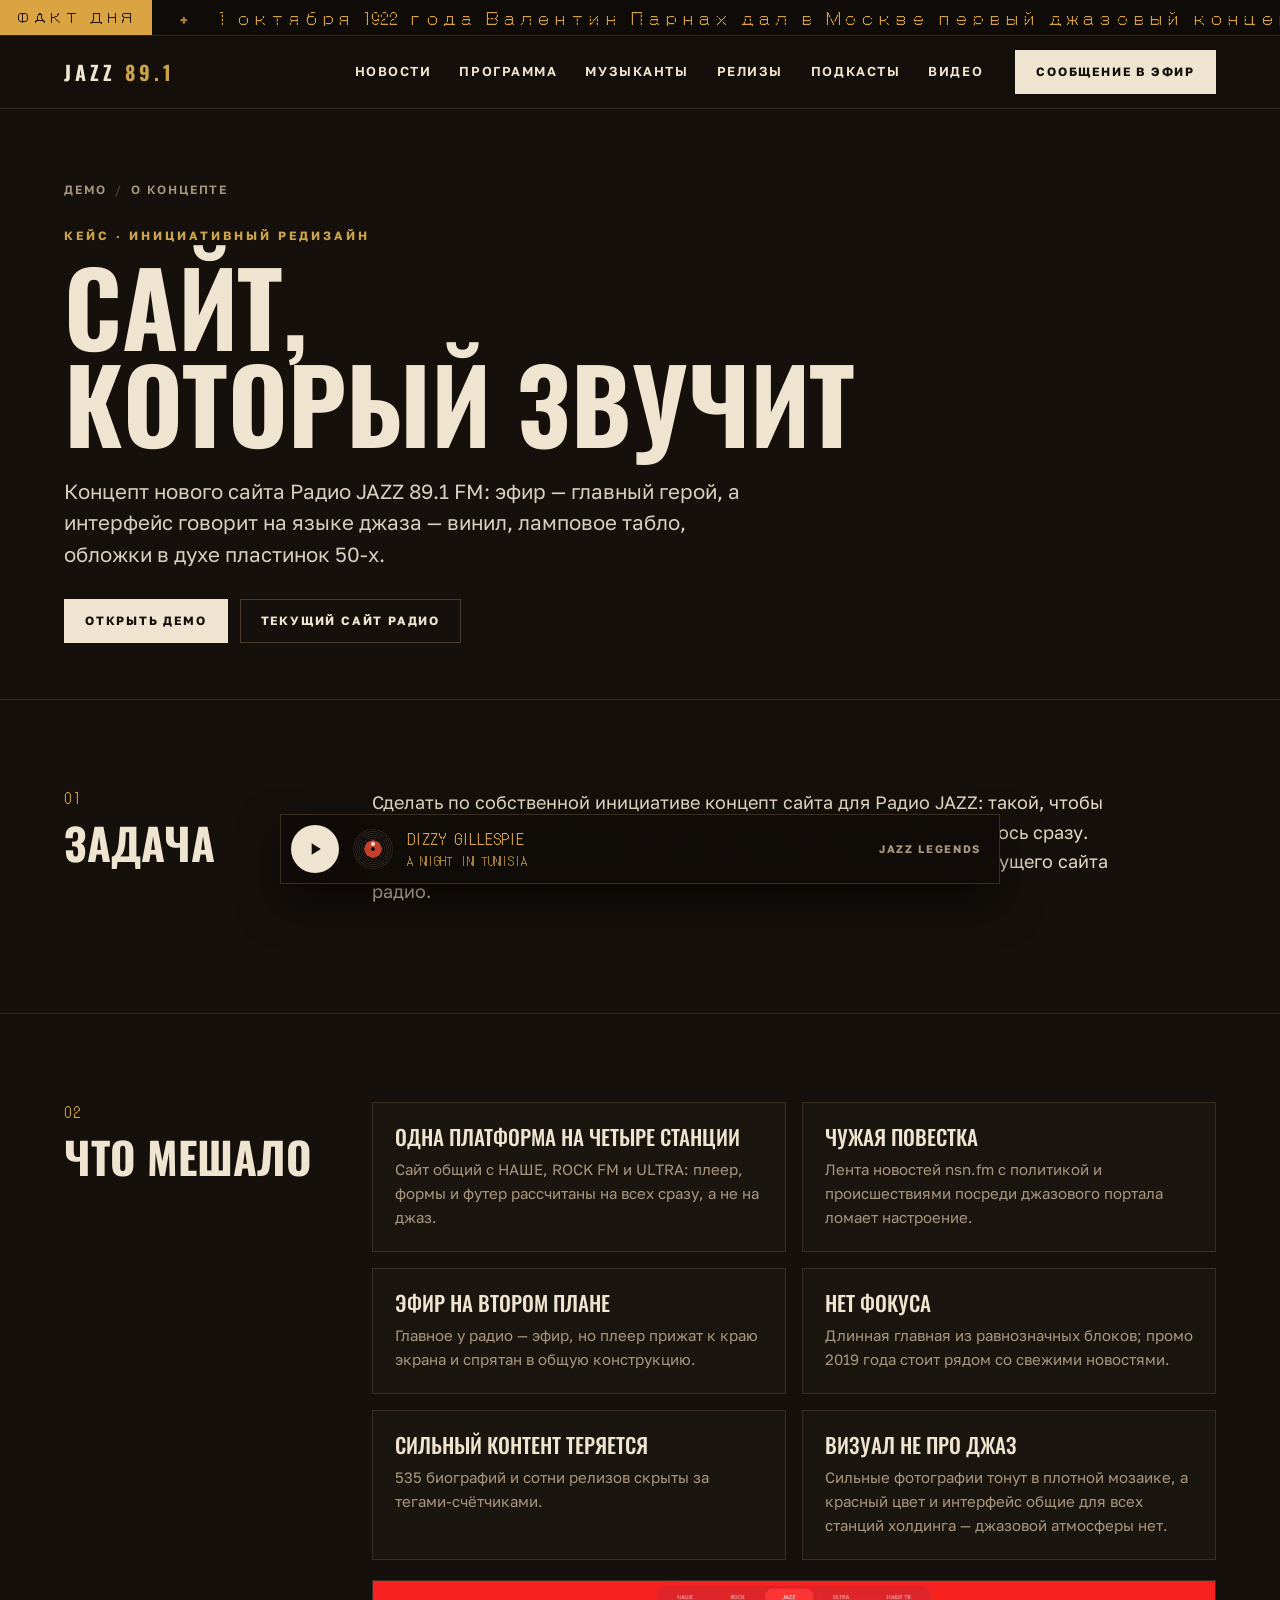
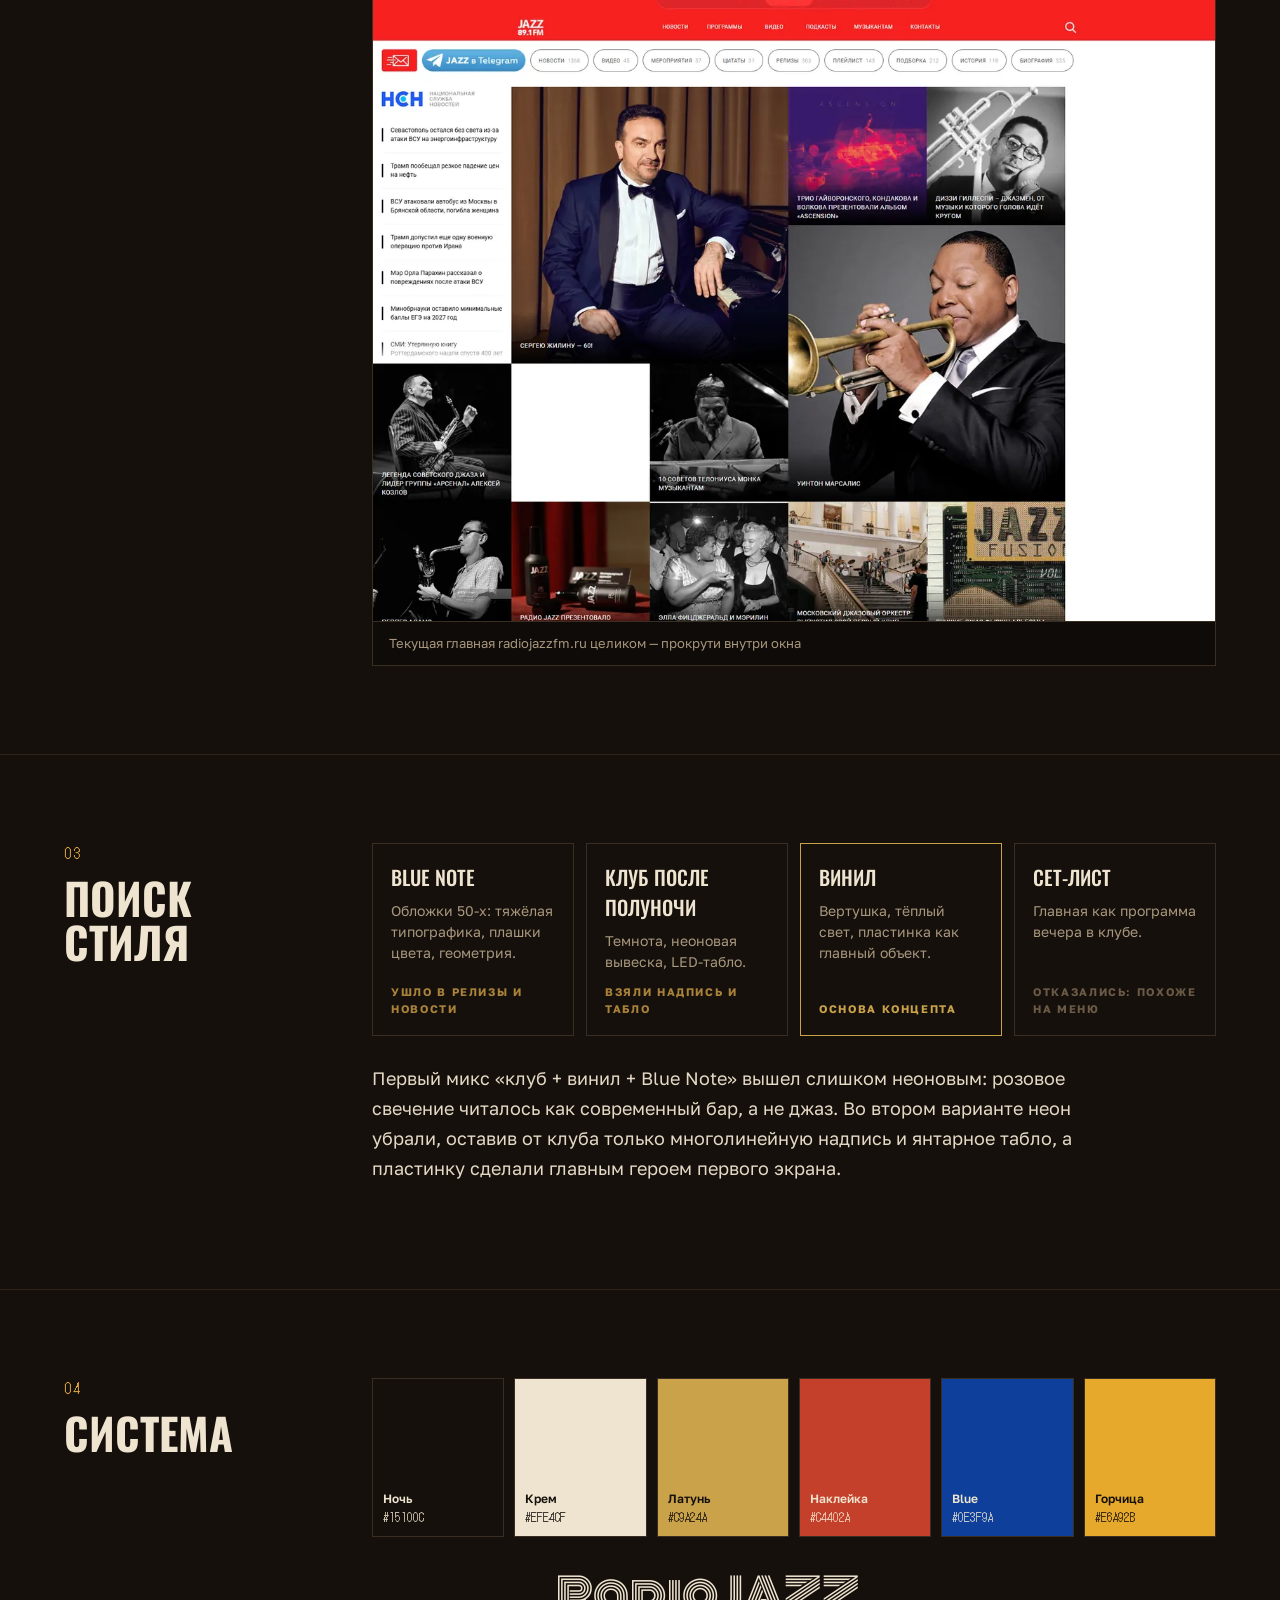
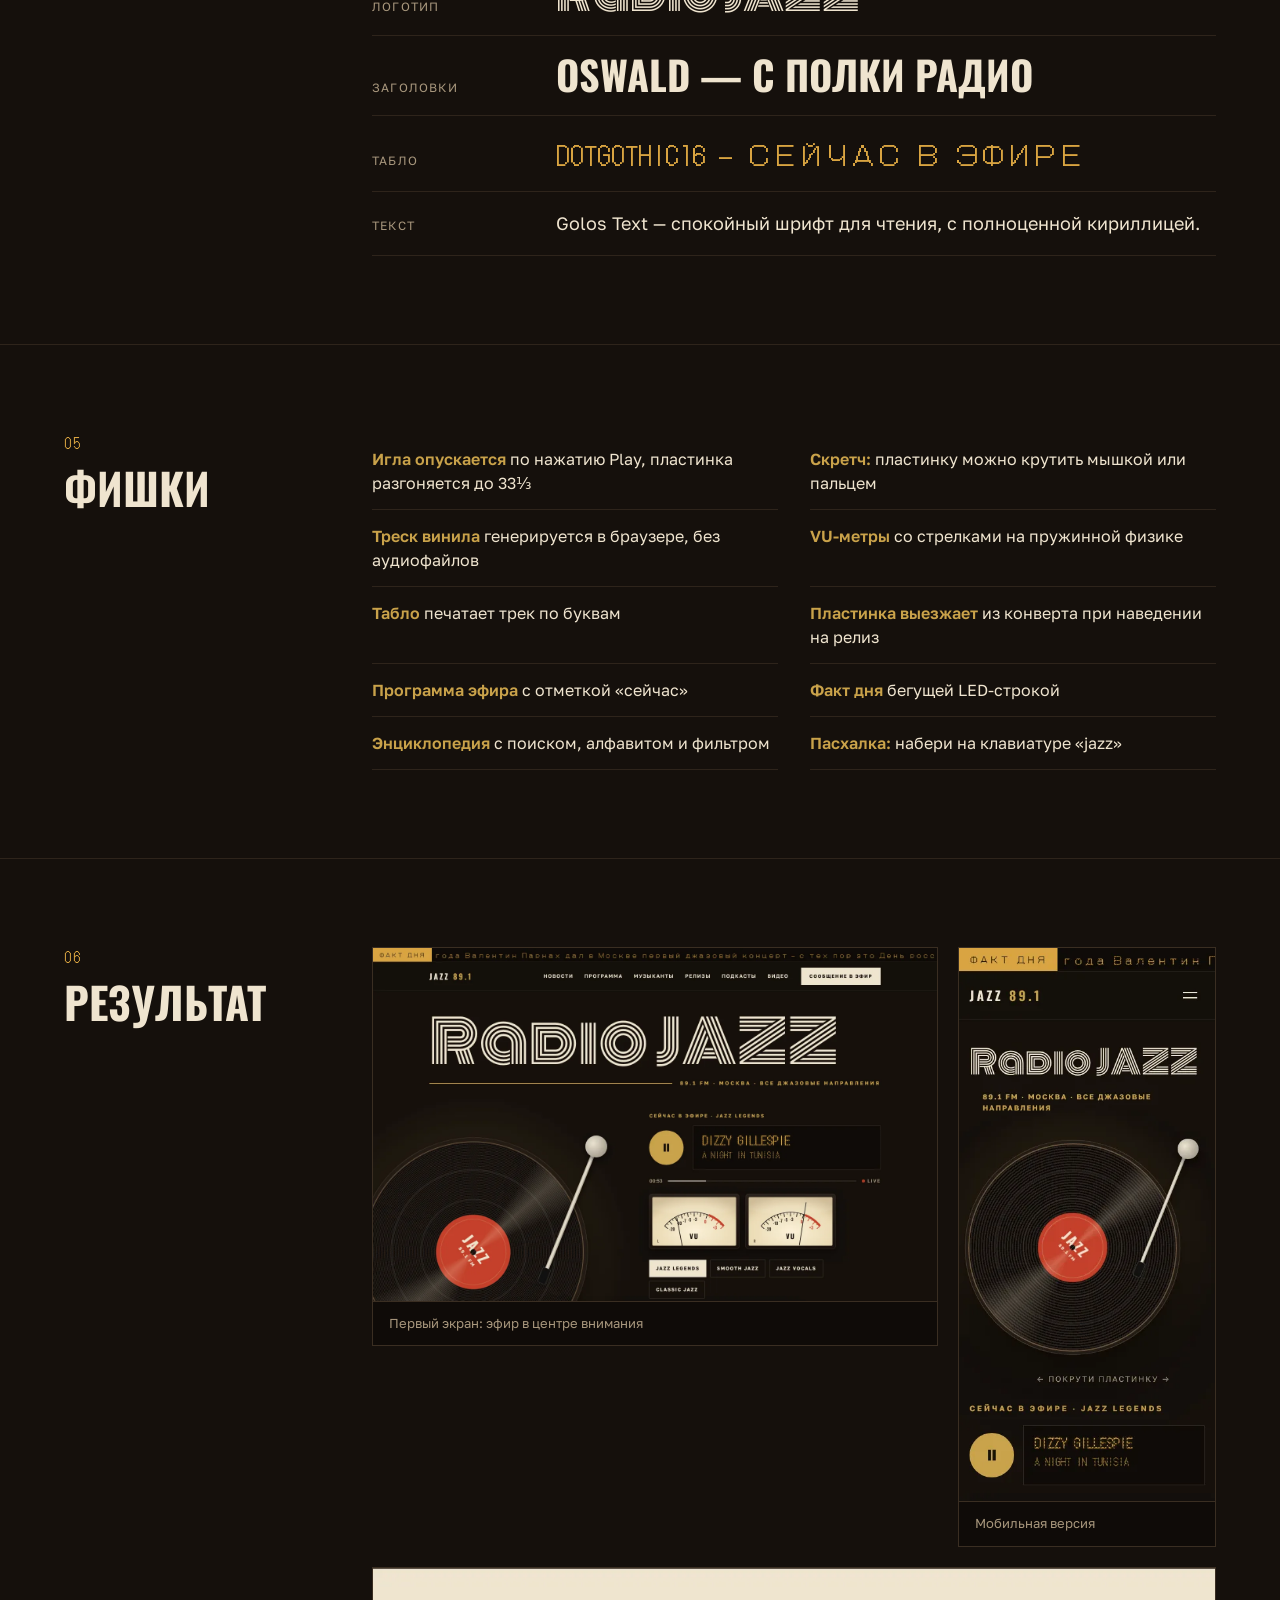
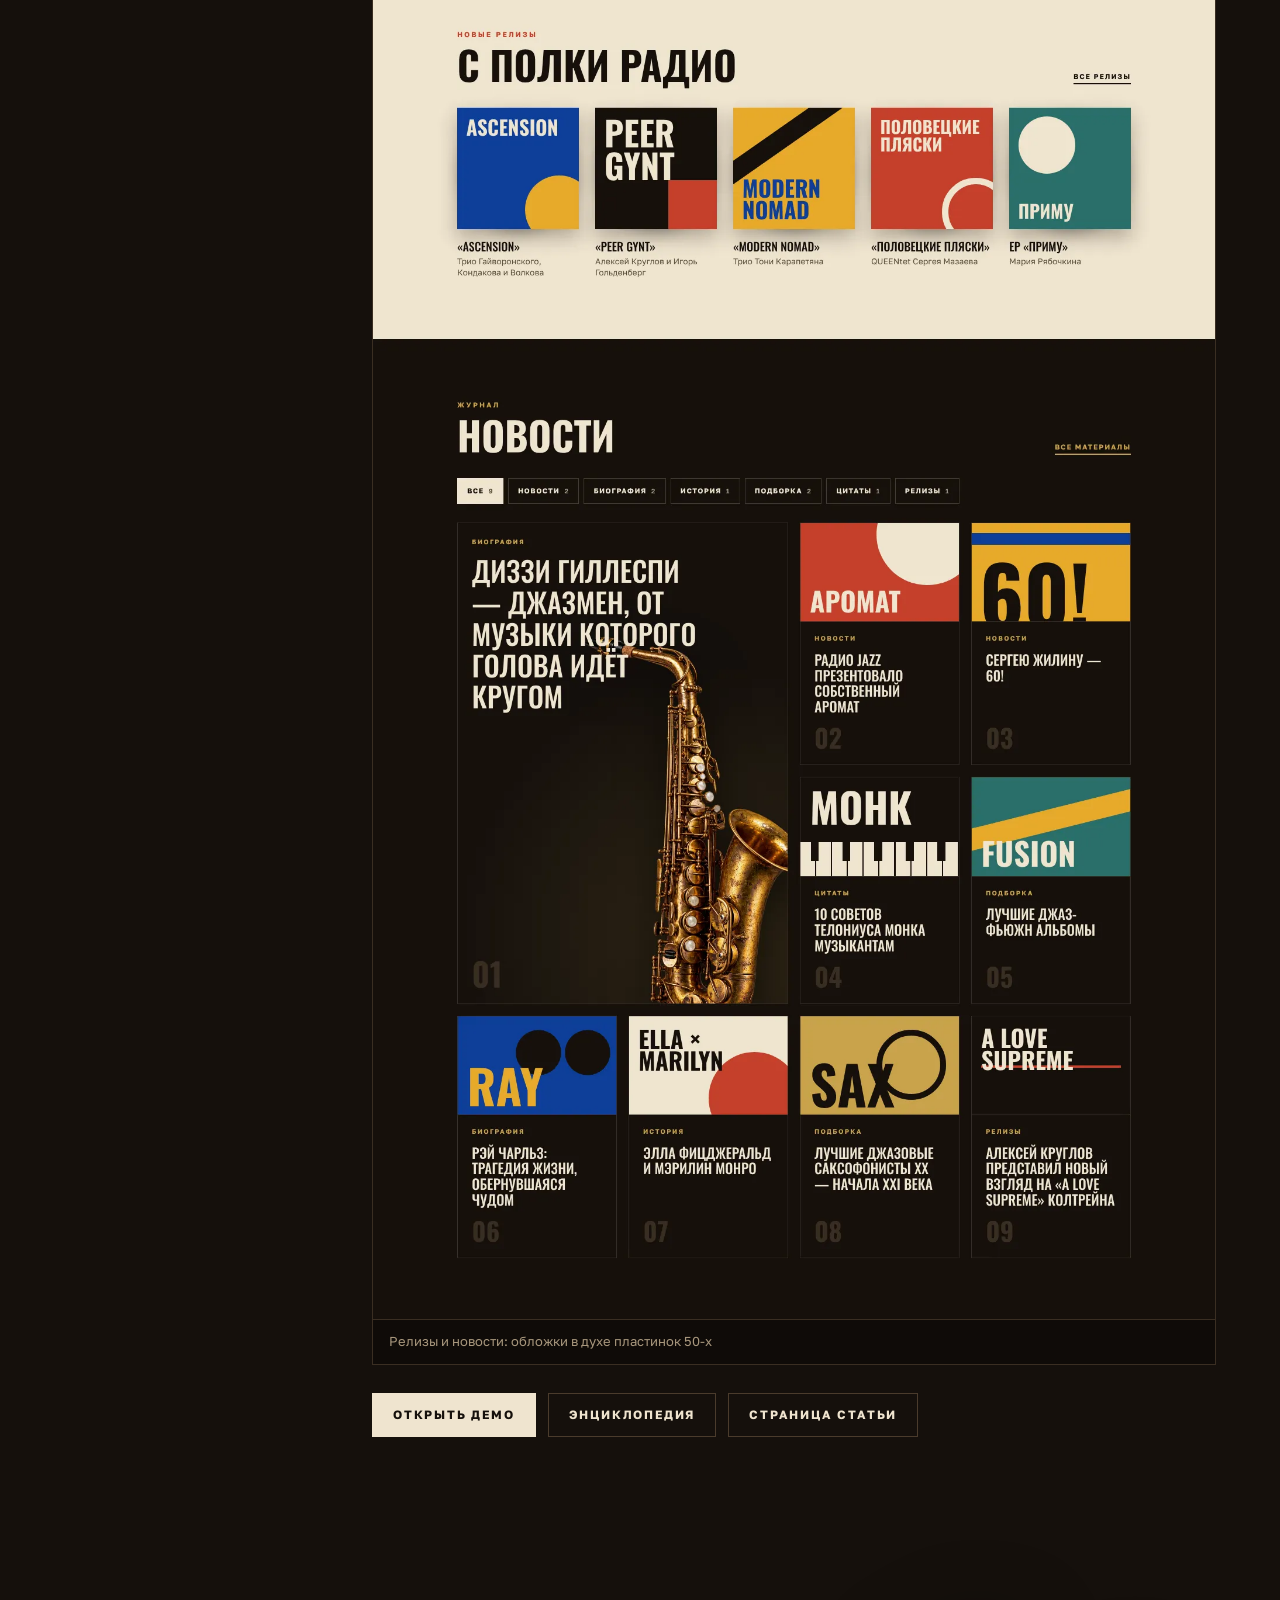
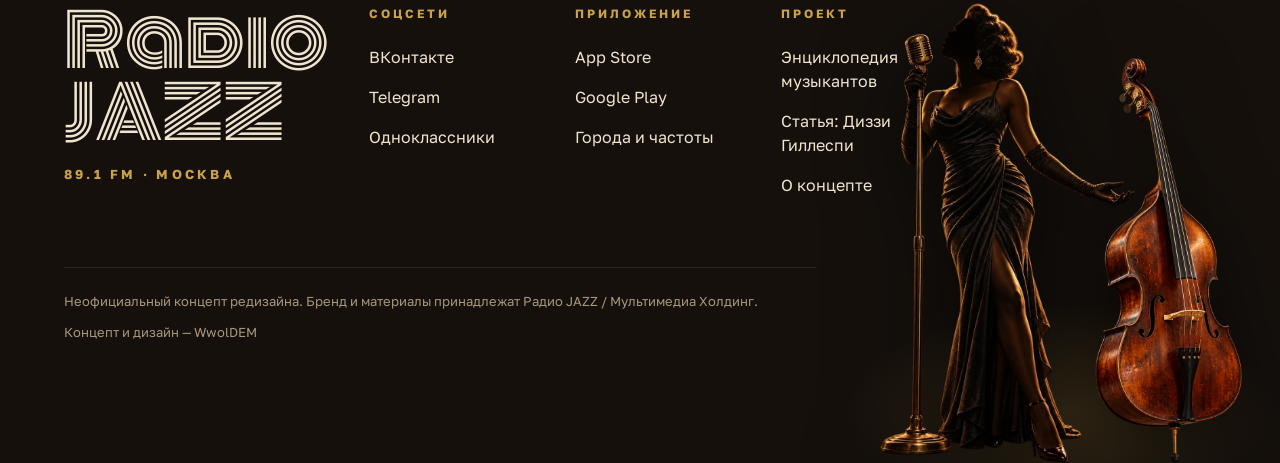
<file: case.html>
<!doctype html>
<html lang="ru">
<head>
<meta charset="utf-8">
<meta name="viewport" content="width=device-width, initial-scale=1">
<title>Кейс: редизайн Радио JAZZ — WwolDEM</title>
<meta name="description" content="Инициативный концепт редизайна сайта Радио JAZZ 89.1 FM: задача, поиск стиля, решения.">
<meta name="theme-color" content="#15100c">
<link rel="icon" href="data:image/svg+xml,%3Csvg xmlns='http://www.w3.org/2000/svg' viewBox='0 0 32 32'%3E%3Ccircle cx='16' cy='16' r='15' fill='%2315100c'/%3E%3Ccircle cx='16' cy='16' r='11' fill='none' stroke='%234a3b2c'/%3E%3Ccircle cx='16' cy='16' r='5' fill='%23c4402a'/%3E%3Ccircle cx='16' cy='16' r='1.2' fill='%2315100c'/%3E%3C/svg%3E">
<link rel="preload" href="assets/fonts/monoton-latin-400-normal.woff2" as="font" type="font/woff2" crossorigin>
<link rel="stylesheet" href="css/fonts.css">
<link rel="stylesheet" href="css/style.css">
<link rel="stylesheet" href="css/pages.css">
<script src="js/main.js" defer></script>
</head>
<body class="page-case">
<a class="skip" href="#main">К содержанию</a>
<div class="toast" id="toast" role="status" aria-live="polite"></div>

<div class="ticker">
  <span class="ticker__label">Факт дня</span>
  <div class="ticker__track"><div class="ticker__run" id="tickerRun"></div></div>
</div>

<header class="header">
  <div class="wrap header__inner">
    <a class="logo" href="index.html" aria-label="Радио JAZZ 89.1 FM, наверх">JAZZ <span>89.1</span></a>
    <nav class="nav" id="nav" aria-label="Основное меню">
      <a href="index.html#news">Новости</a>
      <a href="index.html#schedule">Программа</a>
      <a href="musicians.html">Музыканты</a>
      <a href="index.html#releases">Релизы</a>
      <a href="index.html#podcasts">Подкасты</a>
      <a href="index.html#video">Видео</a>
    </nav>
    <button class="btn btn--light header__cta" type="button" data-open-message>Сообщение в эфир</button>
    <button class="burger" id="burger" type="button" aria-label="Меню" aria-expanded="false" aria-controls="nav"><span></span><span></span></button>
  </div>
</header>

<main id="main">
  <section class="page-hero">
    <div class="wrap">
      <ol class="crumbs">
        <li><a href="index.html">Демо</a></li>
        <li>О концепте</li>
      </ol>
      <p class="eyebrow">Кейс · инициативный редизайн</p>
      <h1 class="page-title">Сайт,<br>который звучит</h1>
      <p class="lead">Концепт нового сайта Радио JAZZ 89.1 FM: эфир — главный герой, а интерфейс говорит на языке джаза — винил, ламповое табло, обложки в духе пластинок 50-х.</p>
      <div class="case-cta">
        <a class="btn btn--light" href="index.html">Открыть демо</a>
        <a class="btn" href="https://radiojazzfm.ru/">Текущий сайт радио</a>
      </div>
    </div>
  </section>

  <section class="case-sec">
    <div class="wrap case-grid">
      <div><span class="case-num">01</span><h2>Задача</h2></div>
      <div class="case-text">
        <p>Сделать по собственной инициативе концепт сайта для Радио JAZZ: такой, чтобы атмосфера джаза ощущалась с первого экрана, а слушать эфир хотелось сразу. Контент — настоящий: новости, релизы, подкасты и видео взяты с текущего сайта радио.</p>
      </div>
    </div>
  </section>

  <section class="case-sec">
    <div class="wrap case-grid">
      <div><span class="case-num">02</span><h2>Что мешало</h2></div>
      <div>
        <ul class="problems">
          <li><b>Одна платформа на четыре станции</b><span>Сайт общий с НАШЕ, ROCK FM и ULTRA: плеер, формы и футер рассчитаны на всех сразу, а не на джаз.</span></li>
          <li><b>Чужая повестка</b><span>Лента новостей nsn.fm с политикой и происшествиями посреди джазового портала ломает настроение.</span></li>
          <li><b>Эфир на втором плане</b><span>Главное у радио — эфир, но плеер прижат к краю экрана и спрятан в общую конструкцию.</span></li>
          <li><b>Нет фокуса</b><span>Длинная главная из равнозначных блоков; промо 2019 года стоит рядом со свежими новостями.</span></li>
          <li><b>Сильный контент теряется</b><span>535 биографий и сотни релизов скрыты за тегами-счётчиками.</span></li>
          <li><b>Визуал не про джаз</b><span>Сильные фотографии тонут в плотной мозаике, а красный цвет и интерфейс общие для всех станций холдинга — джазовой атмосферы нет.</span></li>
        </ul>
        <figure class="shot before-slot slot" style="margin-top:20px">
          <div class="shot__scroll" tabindex="0" aria-label="Скриншот текущей главной, можно прокрутить"><img data-slot src="assets/case/before.webp" alt="Главная страница текущего сайта Радио JAZZ целиком"></div>
          <figcaption>Текущая главная radiojazzfm.ru целиком — прокрути внутри окна</figcaption>
        </figure>
      </div>
    </div>
  </section>

  <section class="case-sec">
    <div class="wrap case-grid">
      <div><span class="case-num">03</span><h2>Поиск стиля</h2></div>
      <div>
        <div class="dirs">
          <div class="dir dir--part"><b>Blue Note</b><span>Обложки 50-х: тяжёлая типографика, плашки цвета, геометрия.</span><em>Ушло в релизы и новости</em></div>
          <div class="dir dir--part"><b>Клуб после полуночи</b><span>Темнота, неоновая вывеска, LED-табло.</span><em>Взяли надпись и табло</em></div>
          <div class="dir dir--yes"><b>Винил</b><span>Вертушка, тёплый свет, пластинка как главный объект.</span><em>Основа концепта</em></div>
          <div class="dir dir--no"><b>Сет-лист</b><span>Главная как программа вечера в клубе.</span><em>Отказались: похоже на меню</em></div>
        </div>
        <div class="case-text" style="margin-top:28px">
          <p>Первый микс «клуб + винил + Blue Note» вышел слишком неоновым: розовое свечение читалось как современный бар, а не джаз. Во втором варианте неон убрали, оставив от клуба только многолинейную надпись и янтарное табло, а пластинку сделали главным героем первого экрана.</p>
        </div>
      </div>
    </div>
  </section>

  <section class="case-sec">
    <div class="wrap case-grid">
      <div><span class="case-num">04</span><h2>Система</h2></div>
      <div>
        <div class="palette">
          <div class="sw" style="background:#15100c"><b>Ночь</b><code>#15100C</code></div>
          <div class="sw" style="background:#efe4cf;color:#15100c"><b>Крем</b><code>#EFE4CF</code></div>
          <div class="sw" style="background:#c9a24a;color:#15100c"><b>Латунь</b><code>#C9A24A</code></div>
          <div class="sw" style="background:#c4402a"><b>Наклейка</b><code>#C4402A</code></div>
          <div class="sw" style="background:#0e3f9a"><b>Blue</b><code>#0E3F9A</code></div>
          <div class="sw" style="background:#e6a92b;color:#15100c"><b>Горчица</b><code>#E6A92B</code></div>
        </div>
        <div class="types" style="margin-top:36px">
          <div class="type-row"><small>Логотип</small><span style="font-family:var(--f-neon);font-size:44px;line-height:1">Radio JAZZ</span></div>
          <div class="type-row"><small>Заголовки</small><span style="font-family:var(--f-display);font-weight:700;font-size:40px;line-height:1;text-transform:uppercase">Oswald — С полки радио</span></div>
          <div class="type-row"><small>Табло</small><span style="font-family:var(--f-led);font-size:26px;color:var(--led)">DOTGOTHIC16 — СЕЙЧАС В ЭФИРЕ</span></div>
          <div class="type-row"><small>Текст</small><span style="font-size:18px">Golos Text — спокойный шрифт для чтения, с полноценной кириллицей.</span></div>
        </div>
      </div>
    </div>
  </section>

  <section class="case-sec">
    <div class="wrap case-grid">
      <div><span class="case-num">05</span><h2>Фишки</h2></div>
      <ul class="feat-list">
        <li><b>Игла опускается</b> по нажатию Play, пластинка разгоняется до 33⅓</li>
        <li><b>Скретч:</b> пластинку можно крутить мышкой или пальцем</li>
        <li><b>Треск винила</b> генерируется в браузере, без аудиофайлов</li>
        <li><b>VU-метры</b> со стрелками на пружинной физике</li>
        <li><b>Табло</b> печатает трек по буквам</li>
        <li><b>Пластинка выезжает</b> из конверта при наведении на релиз</li>
        <li><b>Программа эфира</b> с отметкой «сейчас»</li>
        <li><b>Факт дня</b> бегущей LED-строкой</li>
        <li><b>Энциклопедия</b> с поиском, алфавитом и фильтром</li>
        <li><b>Пасхалка:</b> набери на клавиатуре «jazz»</li>
      </ul>
    </div>
  </section>

  <section class="case-sec">
    <div class="wrap case-grid">
      <div><span class="case-num">06</span><h2>Результат</h2></div>
      <div>
        <div class="shots">
          <figure class="shot slot"><img data-slot src="assets/case/site-desktop.webp" alt="Первый экран нового сайта: пластинка, плеер и табло" loading="lazy"><figcaption>Первый экран: эфир в центре внимания</figcaption></figure>
          <figure class="shot slot"><img data-slot src="assets/case/site-mobile.webp" alt="Мобильная версия нового сайта" loading="lazy"><figcaption>Мобильная версия</figcaption></figure>
        </div>
        <figure class="shot slot" style="margin-top:20px"><img data-slot src="assets/case/site-news.webp" alt="Релизы и новости с обложками в стиле Blue Note" loading="lazy"><figcaption>Релизы и новости: обложки в духе пластинок 50-х</figcaption></figure>
        <div class="case-cta">
          <a class="btn btn--light" href="index.html">Открыть демо</a>
          <a class="btn" href="musicians.html">Энциклопедия</a>
          <a class="btn" href="article.html">Страница статьи</a>
        </div>
      </div>
    </div>
  </section>
</main>

<footer class="footer" id="contacts">
  <div class="footer__stage" aria-hidden="true">
    <img class="cut footer__singer" data-slot src="assets/img/07-singer.webp" alt="" loading="lazy">
    <img class="cut footer__bass" data-slot src="assets/img/04-bass.webp" alt="" loading="lazy">
  </div>
  <div class="wrap">
    <div class="footer__grid">
      <div>
        <p class="footer__brand">Radio JAZZ</p>
        <p class="footer__freq">89.1 FM · Москва</p>
      </div>
      <div>
        <p class="eyebrow">Соцсети</p>
        <ul>
          <li><a href="https://vk.com/radiojazz">ВКонтакте</a></li>
          <li><a href="https://t.me/jazz_life">Telegram</a></li>
          <li><a href="https://ok.ru/group/58943465586729">Одноклассники</a></li>
        </ul>
      </div>
      <div>
        <p class="eyebrow">Приложение</p>
        <ul>
          <li><a href="https://apps.apple.com/ru/app/%D1%80%D0%B0%D0%B4%D0%B8%D0%BE-jazz/id974032772">App Store</a></li>
          <li><a href="https://play.google.com/store/apps/details?id=ru.radiojazzfm.player">Google Play</a></li>
          <li><a href="https://radiojazzfm.ru/towns">Города и частоты</a></li>
        </ul>
      </div>
      <div>
        <p class="eyebrow">Проект</p>
        <ul>
          <li><a href="musicians.html">Энциклопедия музыкантов</a></li>
          <li><a href="article.html">Статья: Диззи Гиллеспи</a></li>
          <li><a href="case.html">О концепте</a></li>
        </ul>
      </div>
    </div>
    <div class="footer__note">
      <span>Неофициальный концепт редизайна. Бренд и материалы принадлежат Радио JAZZ / Мультимедиа Холдинг.</span>
      <span>Концепт и дизайн — WwolDEM</span>
    </div>
  </div>
</footer>

<div class="mini" id="mini" aria-label="Мини-плеер">
  <button class="play play--sm" type="button" data-play aria-pressed="false" aria-label="Включить эфир">
    <svg class="i-play" viewBox="0 0 24 24" aria-hidden="true"><path d="M8 5v14l11-7z" fill="currentColor"/></svg>
    <svg class="i-pause" viewBox="0 0 24 24" aria-hidden="true"><path d="M7 5h4v14H7zM13 5h4v14h-4z" fill="currentColor"/></svg>
  </button>
  <span class="mini__disc" aria-hidden="true"></span>
  <div class="mini__text">
    <div class="mini__artist" id="miniArtist">Dizzy Gillespie</div>
    <div class="mini__title" id="miniTitle">A Night in Tunisia</div>
  </div>
  <span class="mini__stream" id="miniStream">Jazz Legends</span>
</div>

<dialog class="msg" id="msgDialog" aria-labelledby="msgTitle">
  <div class="msg__inner">
    <button class="msg__close" type="button" data-close aria-label="Закрыть">
      <svg viewBox="0 0 24 24" aria-hidden="true"><path d="M6 6l12 12M18 6L6 18" stroke="currentColor" stroke-width="2" fill="none"/></svg>
    </button>
    <p class="eyebrow">Прямой эфир</p>
    <h2 id="msgTitle">Сообщение в эфир</h2>
    <form id="msgForm">
      <div class="field"><label for="mName">Имя</label><input id="mName" name="name" autocomplete="given-name" required></div>
      <div class="field"><label for="mText">Сообщение</label><textarea id="mText" name="text" rows="4" required></textarea></div>
      <p class="msg__note">Демо-версия: сообщение никуда не отправляется.</p>
      <button class="btn btn--light" type="submit">Отправить</button>
    </form>
    <div class="msg__done" id="msgDone" hidden>
      <p class="msg__big">Сообщение у ведущего.</p>
      <p class="msg__note">Ну, почти: это демо. Слушай эфир — вдруг прочитают.</p>
      <button class="btn" type="button" data-close>Закрыть</button>
    </div>
  </div>
</dialog>

</body>
</html>
</file>
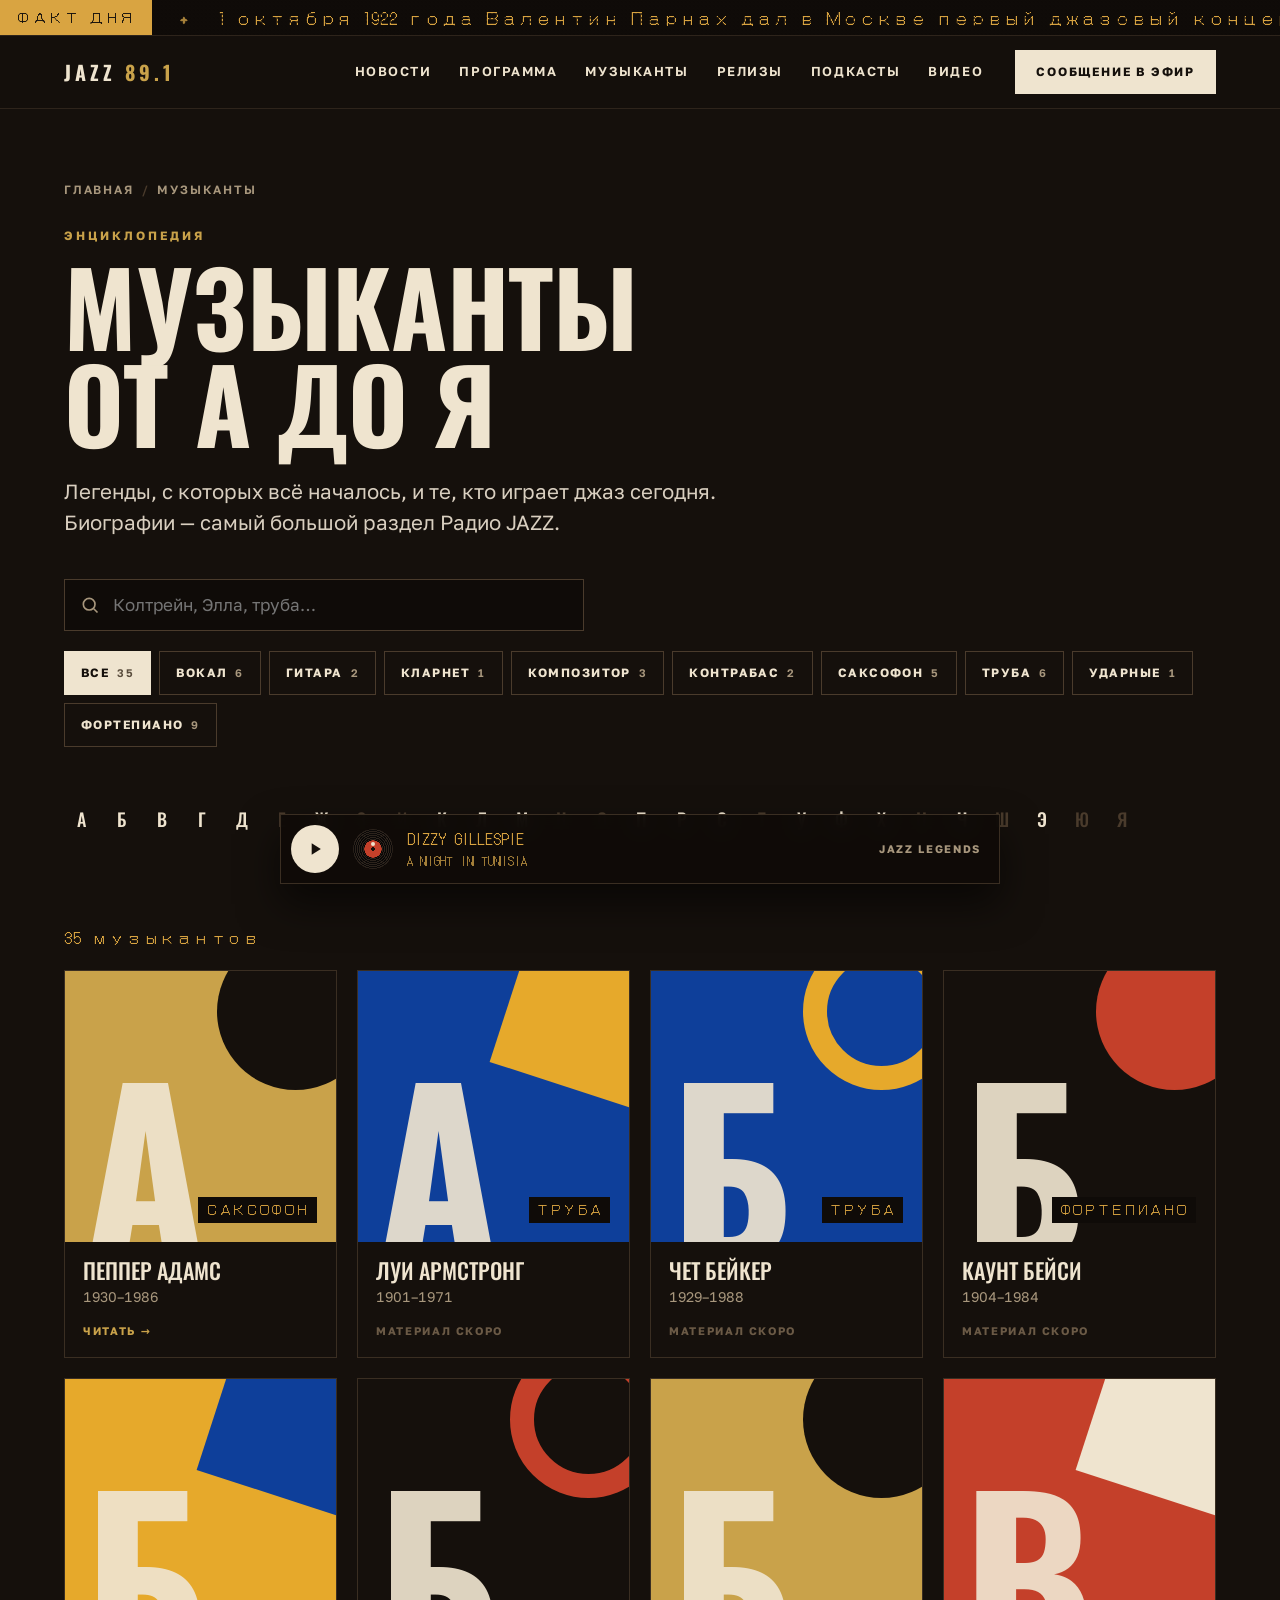
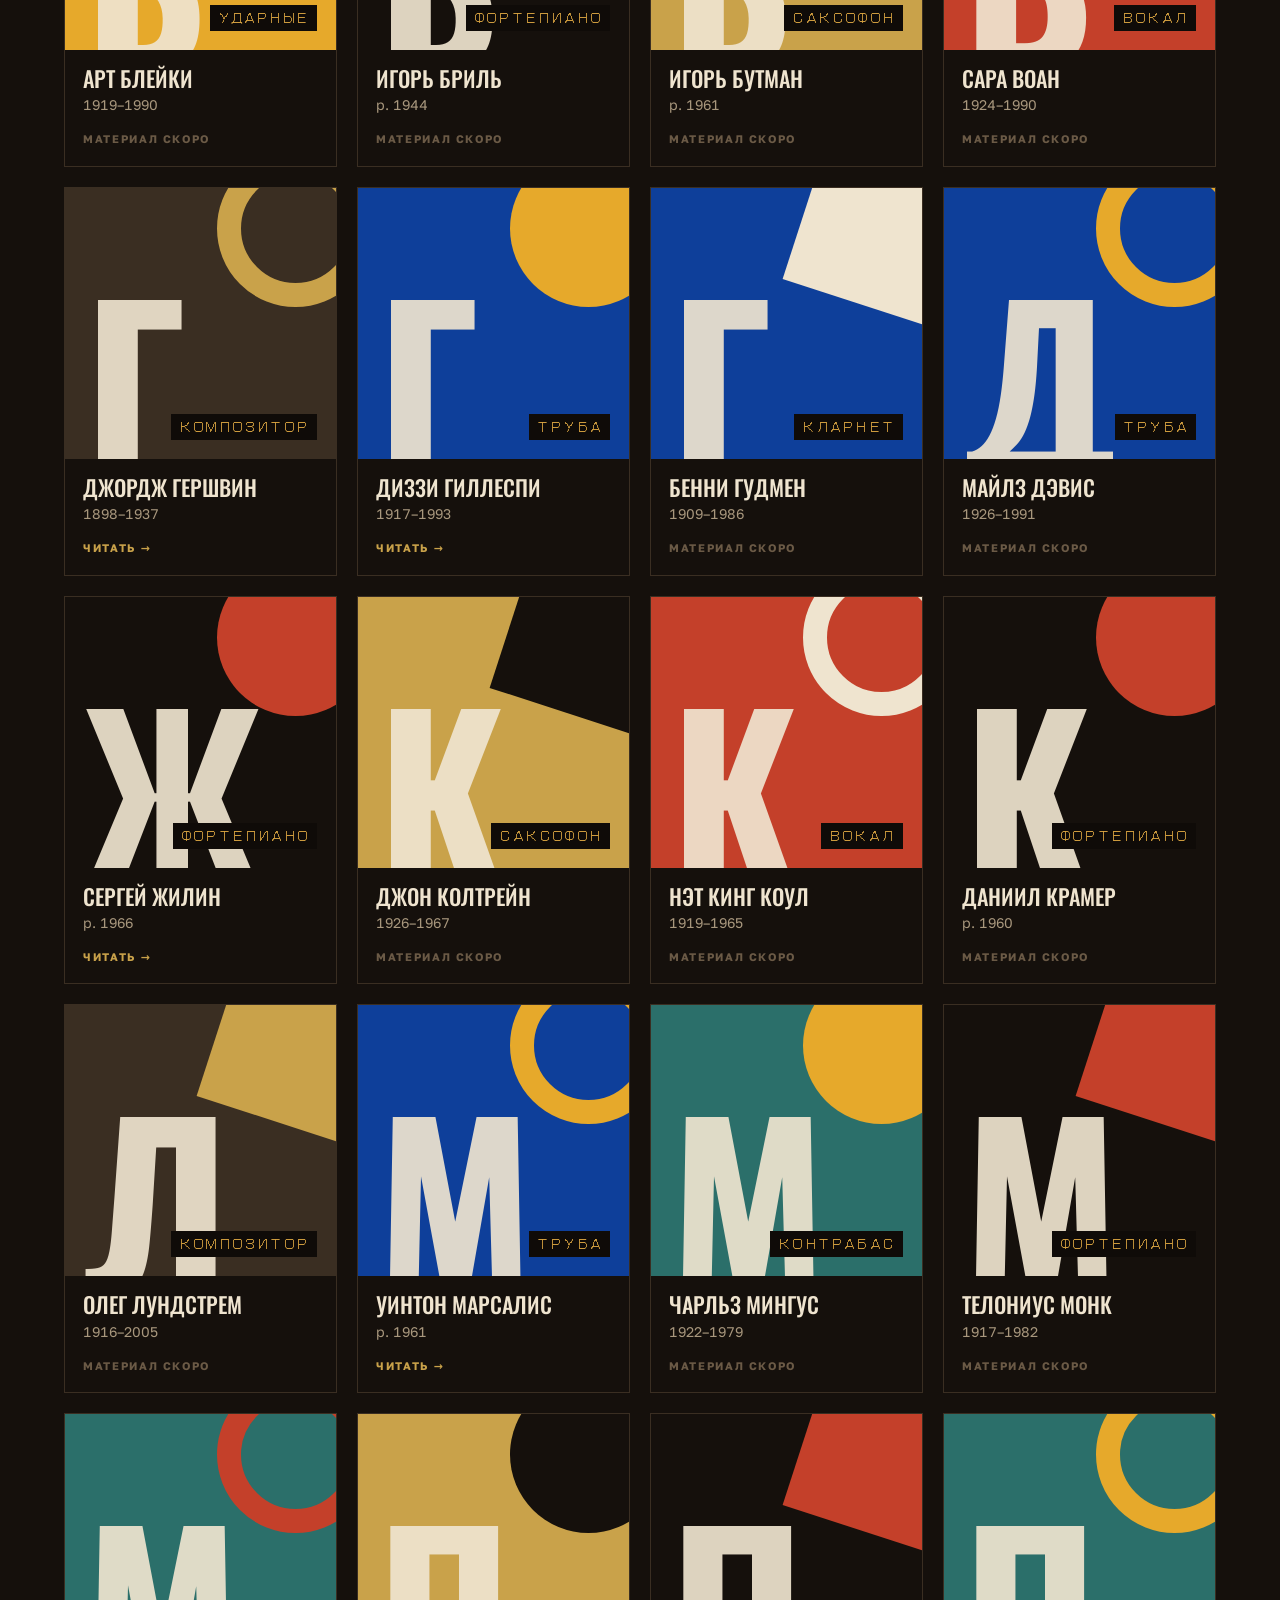
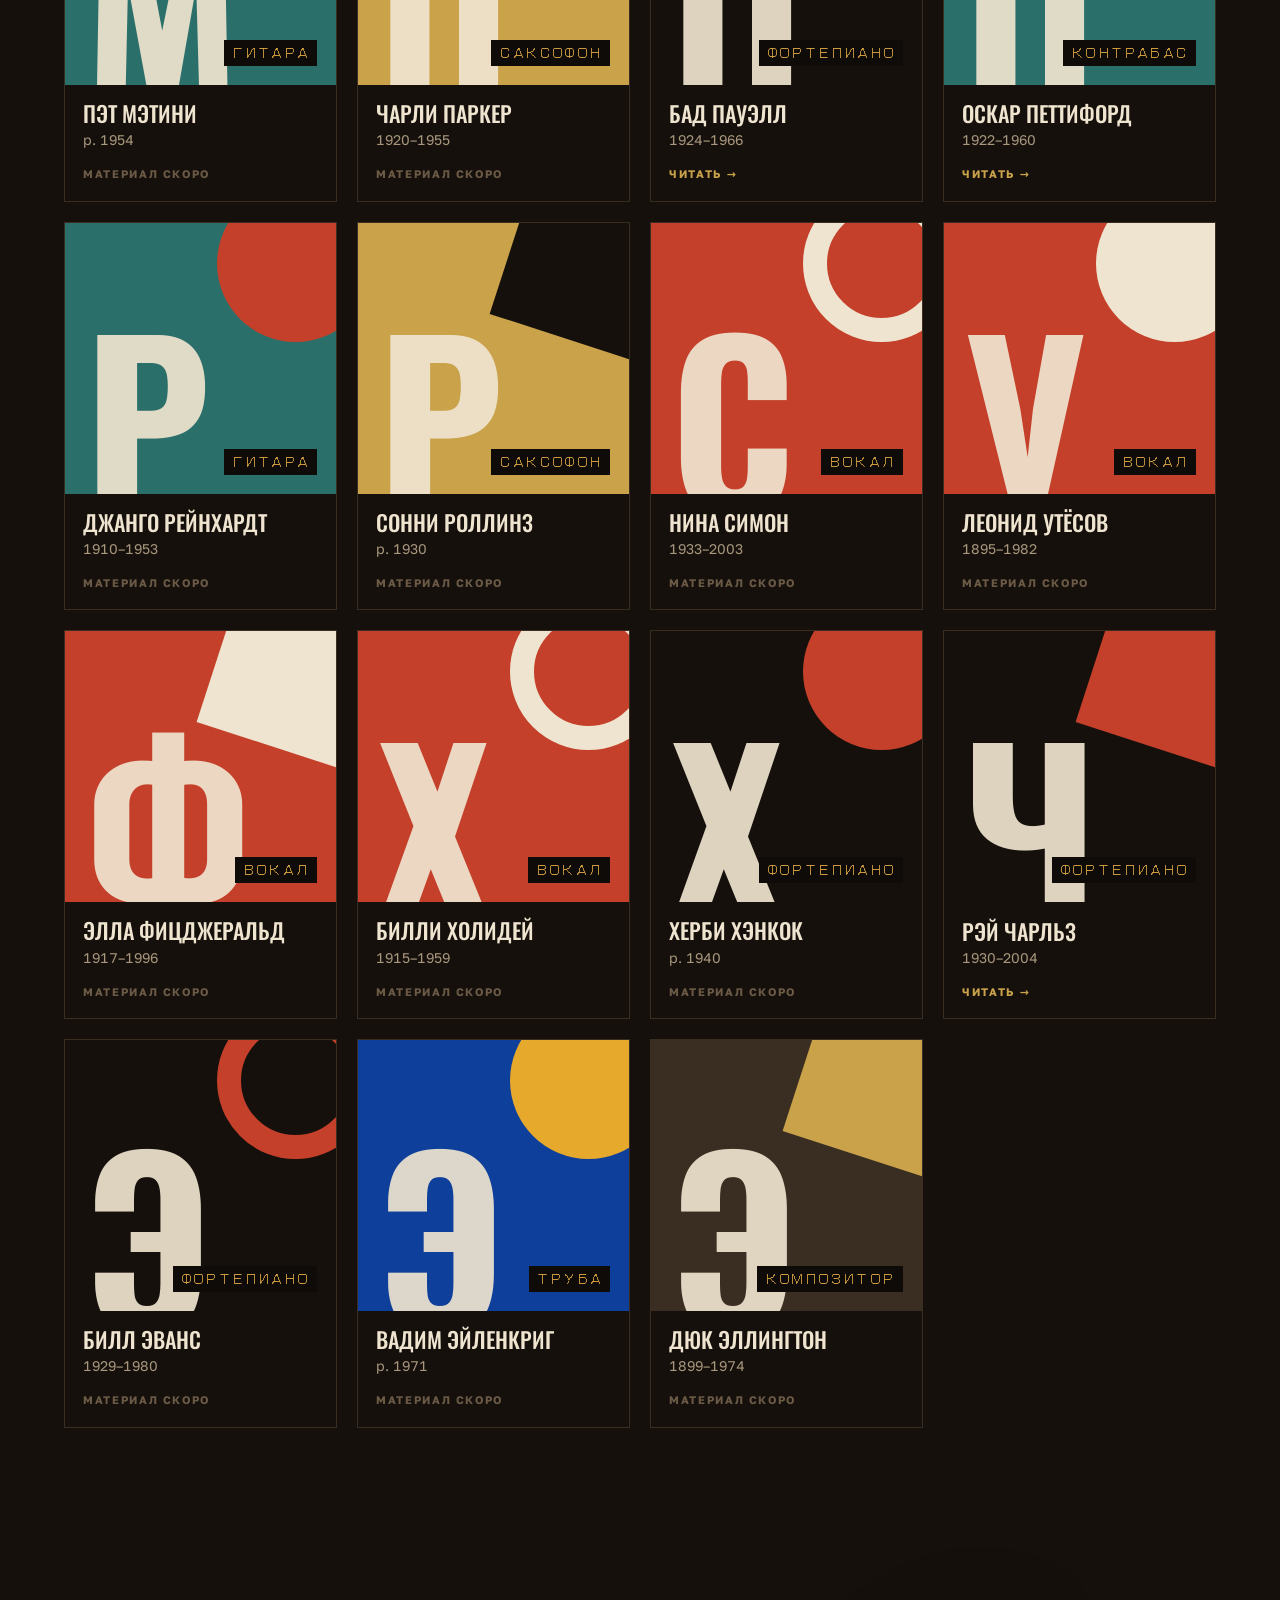
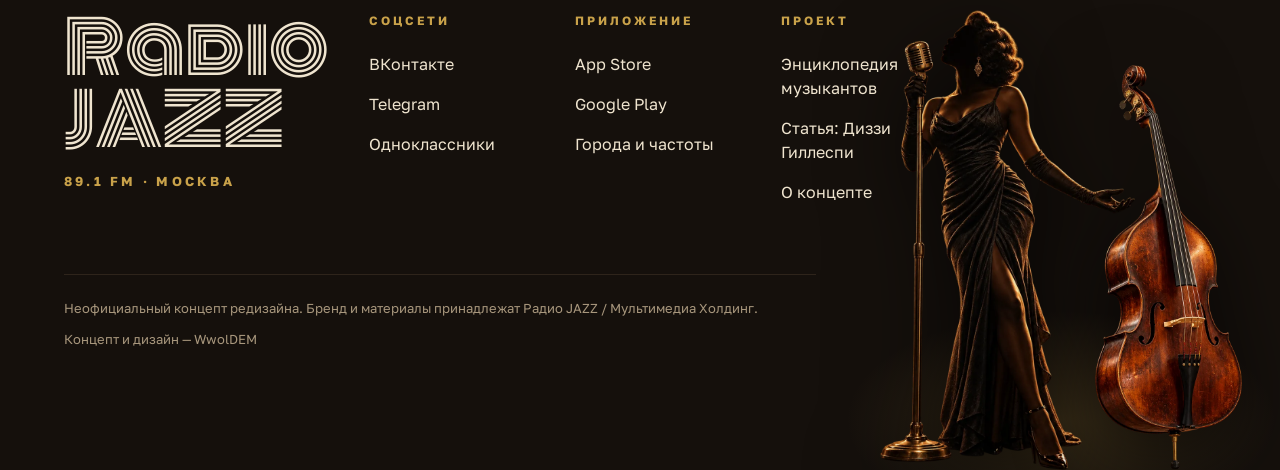
<file: musicians.html>
<!doctype html>
<html lang="ru">
<head>
<meta charset="utf-8">
<meta name="viewport" content="width=device-width, initial-scale=1">
<title>Музыканты от А до Я — Радио JAZZ, концепт</title>
<meta name="description" content="Энциклопедия джазовых музыкантов. Демо-страница концепта редизайна Радио JAZZ.">
<meta name="theme-color" content="#15100c">
<link rel="icon" href="data:image/svg+xml,%3Csvg xmlns='http://www.w3.org/2000/svg' viewBox='0 0 32 32'%3E%3Ccircle cx='16' cy='16' r='15' fill='%2315100c'/%3E%3Ccircle cx='16' cy='16' r='11' fill='none' stroke='%234a3b2c'/%3E%3Ccircle cx='16' cy='16' r='5' fill='%23c4402a'/%3E%3Ccircle cx='16' cy='16' r='1.2' fill='%2315100c'/%3E%3C/svg%3E">
<link rel="preload" href="assets/fonts/monoton-latin-400-normal.woff2" as="font" type="font/woff2" crossorigin>
<link rel="stylesheet" href="css/fonts.css">
<link rel="stylesheet" href="css/style.css">
<link rel="stylesheet" href="css/pages.css">
<script src="js/main.js" defer></script>
<script src="js/musicians.js" defer></script>
</head>
<body class="page-musicians">
<a class="skip" href="#main">К содержанию</a>
<div class="toast" id="toast" role="status" aria-live="polite"></div>

<div class="ticker">
  <span class="ticker__label">Факт дня</span>
  <div class="ticker__track"><div class="ticker__run" id="tickerRun"></div></div>
</div>

<header class="header">
  <div class="wrap header__inner">
    <a class="logo" href="index.html" aria-label="Радио JAZZ 89.1 FM, наверх">JAZZ <span>89.1</span></a>
    <nav class="nav" id="nav" aria-label="Основное меню">
      <a href="index.html#news">Новости</a>
      <a href="index.html#schedule">Программа</a>
      <a href="musicians.html" aria-current="page">Музыканты</a>
      <a href="index.html#releases">Релизы</a>
      <a href="index.html#podcasts">Подкасты</a>
      <a href="index.html#video">Видео</a>
    </nav>
    <button class="btn btn--light header__cta" type="button" data-open-message>Сообщение в эфир</button>
    <button class="burger" id="burger" type="button" aria-label="Меню" aria-expanded="false" aria-controls="nav"><span></span><span></span></button>
  </div>
</header>

<main id="main">
  <section class="page-hero">
    <div class="wrap">
      <ol class="crumbs">
        <li><a href="index.html">Главная</a></li>
        <li>Музыканты</li>
      </ol>
      <p class="eyebrow">Энциклопедия</p>
      <h1 class="page-title">Музыканты<br>от А до Я</h1>
      <p class="lead">Легенды, с которых всё началось, и те, кто играет джаз сегодня. Биографии — самый большой раздел Радио JAZZ.</p>

      <div class="enc-tools">
        <label class="search">
          <span class="skip">Поиск по имени</span>
          <svg viewBox="0 0 24 24" aria-hidden="true"><circle cx="11" cy="11" r="7" stroke="currentColor" stroke-width="2" fill="none"/><path d="M16.5 16.5L21 21" stroke="currentColor" stroke-width="2"/></svg>
          <input id="encSearch" type="search" placeholder="Колтрейн, Элла, труба…" autocomplete="off">
        </label>
        <div class="chips" id="encInst" role="group" aria-label="Инструмент"></div>
        <div class="abc" id="encAbc" role="group" aria-label="Алфавит"></div>
      </div>
    </div>
  </section>

  <section>
    <div class="wrap">
      <p class="enc-count" id="encCount" aria-live="polite"></p>
      <div class="enc-grid" id="encGrid"></div>
    </div>
  </section>
</main>

<footer class="footer" id="contacts">
  <div class="footer__stage" aria-hidden="true">
    <img class="cut footer__singer" data-slot src="assets/img/07-singer.webp" alt="" loading="lazy">
    <img class="cut footer__bass" data-slot src="assets/img/04-bass.webp" alt="" loading="lazy">
  </div>
  <div class="wrap">
    <div class="footer__grid">
      <div>
        <p class="footer__brand">Radio JAZZ</p>
        <p class="footer__freq">89.1 FM · Москва</p>
      </div>
      <div>
        <p class="eyebrow">Соцсети</p>
        <ul>
          <li><a href="https://vk.com/radiojazz">ВКонтакте</a></li>
          <li><a href="https://t.me/jazz_life">Telegram</a></li>
          <li><a href="https://ok.ru/group/58943465586729">Одноклассники</a></li>
        </ul>
      </div>
      <div>
        <p class="eyebrow">Приложение</p>
        <ul>
          <li><a href="https://apps.apple.com/ru/app/%D1%80%D0%B0%D0%B4%D0%B8%D0%BE-jazz/id974032772">App Store</a></li>
          <li><a href="https://play.google.com/store/apps/details?id=ru.radiojazzfm.player">Google Play</a></li>
          <li><a href="https://radiojazzfm.ru/towns">Города и частоты</a></li>
        </ul>
      </div>
      <div>
        <p class="eyebrow">Проект</p>
        <ul>
          <li><a href="musicians.html">Энциклопедия музыкантов</a></li>
          <li><a href="article.html">Статья: Диззи Гиллеспи</a></li>
          <li><a href="case.html">О концепте</a></li>
        </ul>
      </div>
    </div>
    <div class="footer__note">
      <span>Неофициальный концепт редизайна. Бренд и материалы принадлежат Радио JAZZ / Мультимедиа Холдинг.</span>
      <span>Концепт и дизайн — WwolDEM</span>
    </div>
  </div>
</footer>

<div class="mini" id="mini" aria-label="Мини-плеер">
  <button class="play play--sm" type="button" data-play aria-pressed="false" aria-label="Включить эфир">
    <svg class="i-play" viewBox="0 0 24 24" aria-hidden="true"><path d="M8 5v14l11-7z" fill="currentColor"/></svg>
    <svg class="i-pause" viewBox="0 0 24 24" aria-hidden="true"><path d="M7 5h4v14H7zM13 5h4v14h-4z" fill="currentColor"/></svg>
  </button>
  <span class="mini__disc" aria-hidden="true"></span>
  <div class="mini__text">
    <div class="mini__artist" id="miniArtist">Dizzy Gillespie</div>
    <div class="mini__title" id="miniTitle">A Night in Tunisia</div>
  </div>
  <span class="mini__stream" id="miniStream">Jazz Legends</span>
</div>

<dialog class="msg" id="msgDialog" aria-labelledby="msgTitle">
  <div class="msg__inner">
    <button class="msg__close" type="button" data-close aria-label="Закрыть">
      <svg viewBox="0 0 24 24" aria-hidden="true"><path d="M6 6l12 12M18 6L6 18" stroke="currentColor" stroke-width="2" fill="none"/></svg>
    </button>
    <p class="eyebrow">Прямой эфир</p>
    <h2 id="msgTitle">Сообщение в эфир</h2>
    <form id="msgForm">
      <div class="field"><label for="mName">Имя</label><input id="mName" name="name" autocomplete="given-name" required></div>
      <div class="field"><label for="mText">Сообщение</label><textarea id="mText" name="text" rows="4" required></textarea></div>
      <p class="msg__note">Демо-версия: сообщение никуда не отправляется.</p>
      <button class="btn btn--light" type="submit">Отправить</button>
    </form>
    <div class="msg__done" id="msgDone" hidden>
      <p class="msg__big">Сообщение у ведущего.</p>
      <p class="msg__note">Ну, почти: это демо. Слушай эфир — вдруг прочитают.</p>
      <button class="btn" type="button" data-close>Закрыть</button>
    </div>
  </div>
</dialog>

</body>
</html>
</file>
<file: css/fonts.css>
/* Шрифты подключены локально (SIL Open Font License), без Google Fonts */
@font-face { font-family: 'Oswald'; font-style: normal; font-weight: 500; font-display: swap; src: url('../assets/fonts/oswald-latin-500-normal.woff2') format('woff2'); unicode-range: U+0000-00FF, U+0131, U+0152-0153, U+02BB-02BC, U+02C6, U+02DA, U+02DC, U+0304, U+0308, U+0329, U+2000-206F, U+20AC, U+2122, U+2191, U+2193, U+2212, U+2215, U+FEFF, U+FFFD; }
@font-face { font-family: 'Oswald'; font-style: normal; font-weight: 500; font-display: swap; src: url('../assets/fonts/oswald-cyrillic-500-normal.woff2') format('woff2'); unicode-range: U+0301, U+0400-045F, U+0490-0491, U+04B0-04B1, U+2116; }
@font-face { font-family: 'Oswald'; font-style: normal; font-weight: 700; font-display: swap; src: url('../assets/fonts/oswald-latin-700-normal.woff2') format('woff2'); unicode-range: U+0000-00FF, U+0131, U+0152-0153, U+02BB-02BC, U+02C6, U+02DA, U+02DC, U+0304, U+0308, U+0329, U+2000-206F, U+20AC, U+2122, U+2191, U+2193, U+2212, U+2215, U+FEFF, U+FFFD; }
@font-face { font-family: 'Oswald'; font-style: normal; font-weight: 700; font-display: swap; src: url('../assets/fonts/oswald-cyrillic-700-normal.woff2') format('woff2'); unicode-range: U+0301, U+0400-045F, U+0490-0491, U+04B0-04B1, U+2116; }
@font-face { font-family: 'Monoton'; font-style: normal; font-weight: 400; font-display: swap; src: url('../assets/fonts/monoton-latin-400-normal.woff2') format('woff2'); unicode-range: U+0000-00FF, U+0131, U+0152-0153, U+02BB-02BC, U+02C6, U+02DA, U+02DC, U+0304, U+0308, U+0329, U+2000-206F, U+20AC, U+2122, U+2191, U+2193, U+2212, U+2215, U+FEFF, U+FFFD; }
@font-face { font-family: 'DotGothic16'; font-style: normal; font-weight: 400; font-display: swap; src: url('../assets/fonts/dotgothic16-latin-400-normal.woff2') format('woff2'); unicode-range: U+0000-00FF, U+0131, U+0152-0153, U+02BB-02BC, U+02C6, U+02DA, U+02DC, U+0304, U+0308, U+0329, U+2000-206F, U+20AC, U+2122, U+2191, U+2193, U+2212, U+2215, U+FEFF, U+FFFD; }
@font-face { font-family: 'DotGothic16'; font-style: normal; font-weight: 400; font-display: swap; src: url('../assets/fonts/dotgothic16-cyrillic-400-normal.woff2') format('woff2'); unicode-range: U+0301, U+0400-045F, U+0490-0491, U+04B0-04B1, U+2116; }
@font-face { font-family: 'Golos Text'; font-style: normal; font-weight: 400; font-display: swap; src: url('../assets/fonts/golos-text-latin-400-normal.woff2') format('woff2'); unicode-range: U+0000-00FF, U+0131, U+0152-0153, U+02BB-02BC, U+02C6, U+02DA, U+02DC, U+0304, U+0308, U+0329, U+2000-206F, U+20AC, U+2122, U+2191, U+2193, U+2212, U+2215, U+FEFF, U+FFFD; }
@font-face { font-family: 'Golos Text'; font-style: normal; font-weight: 400; font-display: swap; src: url('../assets/fonts/golos-text-cyrillic-400-normal.woff2') format('woff2'); unicode-range: U+0301, U+0400-045F, U+0490-0491, U+04B0-04B1, U+2116; }
@font-face { font-family: 'Golos Text'; font-style: normal; font-weight: 500; font-display: swap; src: url('../assets/fonts/golos-text-latin-500-normal.woff2') format('woff2'); unicode-range: U+0000-00FF, U+0131, U+0152-0153, U+02BB-02BC, U+02C6, U+02DA, U+02DC, U+0304, U+0308, U+0329, U+2000-206F, U+20AC, U+2122, U+2191, U+2193, U+2212, U+2215, U+FEFF, U+FFFD; }
@font-face { font-family: 'Golos Text'; font-style: normal; font-weight: 500; font-display: swap; src: url('../assets/fonts/golos-text-cyrillic-500-normal.woff2') format('woff2'); unicode-range: U+0301, U+0400-045F, U+0490-0491, U+04B0-04B1, U+2116; }
@font-face { font-family: 'Golos Text'; font-style: normal; font-weight: 600; font-display: swap; src: url('../assets/fonts/golos-text-latin-600-normal.woff2') format('woff2'); unicode-range: U+0000-00FF, U+0131, U+0152-0153, U+02BB-02BC, U+02C6, U+02DA, U+02DC, U+0304, U+0308, U+0329, U+2000-206F, U+20AC, U+2122, U+2191, U+2193, U+2212, U+2215, U+FEFF, U+FFFD; }
@font-face { font-family: 'Golos Text'; font-style: normal; font-weight: 600; font-display: swap; src: url('../assets/fonts/golos-text-cyrillic-600-normal.woff2') format('woff2'); unicode-range: U+0301, U+0400-045F, U+0490-0491, U+04B0-04B1, U+2116; }
@font-face { font-family: 'Golos Text'; font-style: normal; font-weight: 700; font-display: swap; src: url('../assets/fonts/golos-text-latin-700-normal.woff2') format('woff2'); unicode-range: U+0000-00FF, U+0131, U+0152-0153, U+02BB-02BC, U+02C6, U+02DA, U+02DC, U+0304, U+0308, U+0329, U+2000-206F, U+20AC, U+2122, U+2191, U+2193, U+2212, U+2215, U+FEFF, U+FFFD; }
@font-face { font-family: 'Golos Text'; font-style: normal; font-weight: 700; font-display: swap; src: url('../assets/fonts/golos-text-cyrillic-700-normal.woff2') format('woff2'); unicode-range: U+0301, U+0400-045F, U+0490-0491, U+04B0-04B1, U+2116; }
</file>
<file: css/style.css>
/* Radio JAZZ — концепт редизайна. WwolDEM */

:root {
  --bg: #15100c;
  --bg-2: #1b1510;
  --panel: #0f0b08;
  --line: #2e241b;
  --line-2: #4a3b2c;
  --cream: #efe4cf;
  --muted: #a8977d;
  --ink-muted: #5a4d3d;
  --brass: #c9a24a;
  --led: #d9a441;
  --led-dim: #a8823a;
  --red: #c4402a;
  --blue: #0e3f9a;
  --mustard: #e6a92b;
  --teal: #2b6f6a;
  --ink: #15100c;

  --f-display: 'Oswald', 'Arial Narrow', Impact, sans-serif;
  --f-neon: 'Monoton', 'Oswald', sans-serif;
  --f-led: 'DotGothic16', ui-monospace, 'Courier New', monospace;
  --f-body: 'Golos Text', system-ui, -apple-system, 'Segoe UI', sans-serif;

  --wrap: 1152px;
  --gutter: clamp(16px, 4vw, 64px);
  --ease: cubic-bezier(.3, .7, .2, 1);
}

*, *::before, *::after { box-sizing: border-box; }
html { scroll-behavior: smooth; scroll-padding-top: 88px; }
body {
  margin: 0;
  background: var(--bg);
  color: var(--cream);
  font-family: var(--f-body);
  font-size: 16px;
  line-height: 1.5;
  overflow-x: hidden;
  -webkit-font-smoothing: antialiased;
}
img { display: block; max-width: 100%; }
a { color: inherit; text-decoration: none; }
button { font: inherit; color: inherit; }
:focus-visible { outline: 2px solid var(--brass); outline-offset: 3px; }

.wrap { max-width: calc(var(--wrap) + 2 * var(--gutter)); margin: 0 auto; padding: 0 var(--gutter); }

.skip { position: absolute; left: -9999px; top: 0; }
.skip:focus { left: 16px; top: 16px; z-index: 100; background: var(--cream); color: var(--ink); padding: 10px 14px; }

.eyebrow { margin: 0; font-size: 12px; font-weight: 700; letter-spacing: .25em; text-transform: uppercase; color: var(--brass); }
.eyebrow--muted { color: var(--muted); }
.eyebrow--ink { color: var(--red); }

.btn {
  display: inline-flex; align-items: center; justify-content: center;
  min-height: 44px; padding: 0 20px;
  border: 1px solid var(--line-2); background: transparent;
  font-size: 12px; font-weight: 700; letter-spacing: .15em; text-transform: uppercase;
  cursor: pointer; transition: background .2s, color .2s, border-color .2s;
}
.btn:hover { border-color: var(--cream); }
.btn--light { background: var(--cream); color: var(--ink); border-color: var(--cream); }
.btn--light:hover { background: var(--brass); border-color: var(--brass); }

.link { font-size: 12px; font-weight: 700; letter-spacing: .15em; text-transform: uppercase; border-bottom: 2px solid currentColor; padding-bottom: 2px; }
.link--brass { color: var(--brass); }
.link:hover { opacity: .75; }

/* ---------- Бегущая строка ---------- */
.ticker { position: relative; display: flex; align-items: stretch; height: 36px; background: var(--panel); border-bottom: 1px solid var(--line); overflow: hidden; }
.ticker__label { flex: none; display: flex; align-items: center; padding: 0 16px; background: var(--led); color: var(--ink); font-family: var(--f-led); font-size: 13px; letter-spacing: .2em; text-transform: uppercase; }
.ticker__track { position: relative; flex: 1; overflow: hidden; }
.ticker__track::after { content: ''; position: absolute; inset: 0; pointer-events: none; background-image: radial-gradient(circle, rgba(15, 11, 8, .7) 1px, transparent 1.6px); background-size: 4px 4px; }
.ticker__run { display: inline-flex; height: 100%; align-items: center; white-space: nowrap; animation: ticker 120s linear infinite; }
.ticker:hover .ticker__run { animation-play-state: paused; }
.ticker__group { display: inline-flex; }
.fact { padding-left: 28px; font-family: var(--f-led); font-size: 16px; letter-spacing: .06em; color: var(--led); }
.fact::before { content: '◆'; margin-right: 28px; color: var(--led-dim); font-size: 10px; vertical-align: 2px; }
@keyframes ticker { to { transform: translateX(-50%); } }

/* ---------- Шапка ---------- */
.header { position: sticky; top: 0; z-index: 50; background: rgba(21, 16, 12, .92); -webkit-backdrop-filter: blur(10px); backdrop-filter: blur(10px); border-bottom: 1px solid var(--line); }
.header__inner { display: flex; align-items: center; gap: 32px; height: 72px; }
.logo { font-family: var(--f-display); font-weight: 700; font-size: 20px; letter-spacing: .2em; white-space: nowrap; }
.logo span { color: var(--brass); }
.nav { display: flex; gap: 28px; margin-left: auto; font-size: 13px; font-weight: 600; letter-spacing: .12em; text-transform: uppercase; }
.nav a { padding: 8px 0; border-bottom: 1px solid transparent; transition: border-color .2s; }
.nav a:hover { border-color: var(--brass); }
.burger { display: none; width: 44px; height: 44px; margin-left: auto; border: 0; background: none; cursor: pointer; position: relative; }
.burger span { position: absolute; left: 11px; right: 11px; height: 2px; background: var(--cream); transition: transform .3s var(--ease); }
.burger span:first-child { top: 17px; }
.burger span:last-child { top: 25px; }
.burger[aria-expanded="true"] span:first-child { transform: translateY(4px) rotate(45deg); }
.burger[aria-expanded="true"] span:last-child { transform: translateY(-4px) rotate(-45deg); }

@media (max-width: 1080px) {
  .burger { display: block; }
  .header__cta { margin-left: auto; }
  .header__cta + .burger { margin-left: 0; }
  .nav {
    position: absolute; top: 100%; left: 0; right: 0;
    display: none; flex-direction: column; gap: 0;
    padding: 8px var(--gutter) 24px;
    background: var(--bg); border-bottom: 1px solid var(--line);
  }
  .nav.is-open { display: flex; }
  .nav a { padding: 14px 0; border-bottom: 1px solid var(--line); font-size: 15px; }
}
@media (max-width: 560px) {
  .header__cta { display: none; }
  .burger { margin-left: auto !important; }
}

/* ---------- Герой ---------- */
.hero { position: relative; padding: 56px 0 104px; overflow: hidden; }
.hero__title { margin: 0; font-family: var(--f-neon); font-weight: 400; font-size: clamp(50px, 11.6vw, 150px); line-height: 1; letter-spacing: .01em; }
.hero__rule { display: flex; align-items: center; gap: 20px; margin-top: 20px; }
.hero__rule span { flex: 1; height: 2px; background: var(--brass); }
.hero__rule p { margin: 0; font-size: 13px; font-weight: 700; letter-spacing: .3em; text-transform: uppercase; color: var(--brass); }

.hero__grid { display: grid; grid-template-columns: minmax(0, 1fr) minmax(0, 1.15fr); gap: 48px; align-items: center; margin-top: 64px; }

/* Вертушка. --s — диаметр пластинки, вся геометрия считается от него */
.deck { --s: min(560px, 44vw); position: relative; width: calc(var(--s) * 1.14); height: calc(var(--s) * 1.05); margin-left: calc(var(--s) * -.3); }
.deck__glow { position: absolute; left: calc(var(--s) * -.25); top: calc(var(--s) * -.25); width: calc(var(--s) * 1.5); height: calc(var(--s) * 1.5); border-radius: 50%; background: radial-gradient(circle, rgba(201, 162, 74, .32) 0%, rgba(201, 162, 74, .12) 38%, rgba(201, 162, 74, 0) 68%); opacity: .7; transition: opacity 1.2s; pointer-events: none; }
.is-playing .deck__glow { opacity: 1; }

.platter {
  position: absolute; left: 0; top: 0; width: var(--s); height: var(--s); border-radius: 50%;
  box-shadow: 0 0 0 2px #6b5640, 0 0 0 calc(var(--s) * .02) #241b14, 0 0 0 calc(var(--s) * .02 + 1px) #4a3b2c, 0 40px 90px rgba(0, 0, 0, .8);
}
/* блик стоит на месте, пластинка крутится под ним */
.platter::after { content: ''; position: absolute; inset: 0; border-radius: 50%; pointer-events: none; background: conic-gradient(from 20deg, transparent 0 4%, rgba(255, 240, 210, .2) 8%, transparent 13% 50%, rgba(255, 240, 210, .2) 58%, transparent 63%); }
.record {
  position: absolute; inset: 0; border-radius: 50%; cursor: grab; touch-action: pan-y; will-change: transform;
  background:
    radial-gradient(circle, transparent 0 33%, rgba(255, 255, 255, .05) 33.5% 34%, transparent 34.5% 52%, rgba(255, 255, 255, .06) 52.5% 53%, transparent 53.5% 74%, rgba(255, 255, 255, .06) 74.5% 75%, transparent 75.5%),
    repeating-radial-gradient(circle, #0a0807 0 2px, #2c231c 2px 4px);
}
.record.is-dragging { cursor: grabbing; }
.record__label { position: absolute; left: 33%; top: 33%; width: 34%; height: 34%; border-radius: 50%; background: var(--red); display: flex; flex-direction: column; align-items: center; justify-content: center; text-align: center; color: var(--cream); user-select: none; }
.record__label::before { content: ''; position: absolute; inset: 6%; border-radius: 50%; border: 1px solid rgba(239, 228, 207, .35); }
.record__label b { font-family: var(--f-display); font-weight: 700; font-size: calc(var(--s) * .066); line-height: 1; letter-spacing: .12em; }
.record__label small { margin-top: 4px; font-size: calc(var(--s) * .021); font-weight: 700; letter-spacing: .2em; }
.record__hole { position: absolute; left: 50%; top: 50%; width: calc(var(--s) * .026); height: calc(var(--s) * .026); border-radius: 50%; background: var(--bg); transform: translate(-50%, -50%); }

.arm { position: absolute; left: calc(var(--s) * 1.06); top: calc(var(--s) * .02); width: 0; height: 0; z-index: 2; pointer-events: none; }
.arm__pivot { position: absolute; left: calc(var(--s) * -.05); top: calc(var(--s) * -.05); width: calc(var(--s) * .1); height: calc(var(--s) * .1); border-radius: 50%; background: radial-gradient(circle at 35% 35%, #ece4d3, #8f8676); box-shadow: 0 6px 14px rgba(0, 0, 0, .5); }
.arm__rod { position: absolute; left: calc(var(--s) * -.0085); top: 0; width: calc(var(--s) * .017); height: calc(var(--s) * .62); border-radius: 999px; background: linear-gradient(90deg, #b9b09d, #efe7d6 45%, #a59c89); box-shadow: 4px 6px 10px rgba(0, 0, 0, .45); transform-origin: 50% 0; transform: rotate(0deg); transition: transform 1.1s cubic-bezier(.5, 0, .2, 1); }
.arm__head { position: absolute; left: 50%; bottom: calc(var(--s) * -.05); width: calc(var(--s) * .036); height: calc(var(--s) * .07); transform: translateX(-50%); background: #111; border-radius: 3px; box-shadow: 0 0 0 1px #3a3a3a; }
.deck.is-on .arm__rod { transform: rotate(22deg); }

.deck__hint { position: absolute; left: calc(var(--s) * .3); bottom: calc(var(--s) * -.12); width: calc(var(--s) * .7); margin: 0; text-align: center; font-size: 12px; letter-spacing: .15em; text-transform: uppercase; color: var(--muted); }

/* Плеер */
.player { min-width: 0; }
.player__main { display: flex; align-items: center; gap: 24px; margin-top: 16px; }
.play { flex: none; display: grid; place-items: center; width: 88px; height: 88px; padding: 0; border: 0; border-radius: 50%; background: var(--cream); color: var(--ink); cursor: pointer; transition: background .2s, transform .15s; }
.play:hover { background: var(--brass); }
.play:active { transform: scale(.95); }
.play svg { width: 34px; height: 34px; }
.play .i-pause { display: none; }
.play[aria-pressed="true"] .i-play { display: none; }
.play[aria-pressed="true"] .i-pause { display: block; }

.led { position: relative; flex: 1; min-width: 0; min-height: 112px; padding: 18px 22px; background: var(--panel); border: 1px solid #3a2e22; overflow: hidden; font-family: var(--f-led); text-transform: uppercase; }
.led::after { content: ''; position: absolute; inset: 0; pointer-events: none; background-image: radial-gradient(circle, rgba(15, 11, 8, .8) 1px, transparent 1.6px); background-size: 5px 5px; }
.led__artist, .led__title { white-space: nowrap; overflow: hidden; text-overflow: ellipsis; min-height: 1.15em; }
.led__artist { font-size: clamp(20px, 2.4vw, 30px); line-height: 1.15; color: var(--led); }
.led__title { margin-top: 8px; font-size: clamp(16px, 1.8vw, 22px); line-height: 1.15; color: var(--led-dim); }
.is-playing .led__artist { text-shadow: 0 0 6px rgba(217, 164, 65, .35); }

.progress { display: flex; align-items: center; gap: 14px; margin-top: 20px; font-size: 12px; font-weight: 600; color: var(--muted); font-variant-numeric: tabular-nums; }
.progress__bar { flex: 1; height: 2px; background: #3a2e22; }
.progress__bar i { display: block; height: 100%; width: 0; background: var(--cream); transition: width 1s linear; }
.live { display: inline-flex; align-items: center; gap: 6px; text-transform: uppercase; letter-spacing: .15em; }
.live i { width: 8px; height: 8px; border-radius: 50%; background: var(--muted); }
.is-playing .live i { background: var(--red); animation: blink 1.4s ease-in-out infinite; }
@keyframes blink { 50% { opacity: .25; } }

.streams { display: flex; flex-wrap: wrap; gap: 10px; margin-top: 28px; }
.stream { min-height: 44px; padding: 0 16px; border: 1px solid var(--line-2); background: transparent; font-size: 12px; font-weight: 700; letter-spacing: .15em; text-transform: uppercase; cursor: pointer; transition: background .2s, color .2s, border-color .2s; }
.stream:hover { border-color: var(--cream); }
.stream[aria-pressed="true"] { background: var(--cream); color: var(--ink); border-color: var(--cream); }

.player__row { display: flex; flex-wrap: wrap; align-items: center; gap: 8px 24px; margin-top: 16px; }
.toggle { display: inline-flex; align-items: center; gap: 12px; min-height: 44px; padding: 0; border: 0; background: none; cursor: pointer; font-size: 13px; font-weight: 600; }
.toggle__dot { position: relative; width: 36px; height: 20px; border-radius: 999px; background: #3a2e22; transition: background .2s; }
.toggle__dot::after { content: ''; position: absolute; left: 3px; top: 3px; width: 14px; height: 14px; border-radius: 50%; background: var(--cream); transition: transform .2s var(--ease); }
.toggle[aria-pressed="true"] .toggle__dot { background: var(--brass); }
.toggle[aria-pressed="true"] .toggle__dot::after { transform: translateX(16px); }
.demo-note { font-size: 12px; color: var(--muted); }

.recent { margin-top: 28px; padding-top: 24px; border-top: 1px solid var(--line); }
.recent ul { list-style: none; margin: 12px 0 0; padding: 0; }
.recent li { display: flex; justify-content: space-between; gap: 16px; padding: 9px 0; border-bottom: 1px solid var(--line); font-size: 15px; }
.recent li:last-child { border-bottom: 0; }
.recent li span { min-width: 0; overflow: hidden; text-overflow: ellipsis; white-space: nowrap; }
.recent time { flex: none; color: var(--muted); font-variant-numeric: tabular-nums; }
.recent li.is-new { animation: slideIn .6s var(--ease); }
@keyframes slideIn { from { opacity: 0; transform: translateY(-8px); } }

@media (max-width: 960px) {
  .hero { padding: 40px 0 72px; }
  .hero__grid { grid-template-columns: minmax(0, 1fr); gap: 64px; margin-top: 48px; }
  .deck { --s: min(calc((100vw - 2 * var(--gutter)) / 1.14), 440px); margin: 0 auto; }
}
@media (max-width: 560px) {
  .hero__rule p { font-size: 11px; letter-spacing: .16em; }
  .player__main { gap: 14px; }
  .play { width: 68px; height: 68px; }
  .play svg { width: 28px; height: 28px; }
  .led { min-height: 92px; padding: 14px 16px; }
  .stream { padding: 0 12px; font-size: 11px; }
}

/* ---------- Секции ---------- */
.section { position: relative; padding: 104px 0; }
.section--line { border-top: 1px solid var(--line); }
.sec-head { display: flex; align-items: flex-end; justify-content: space-between; flex-wrap: wrap; gap: 16px 24px; margin-bottom: 40px; }
.sec-head h2 { margin: 8px 0 0; font-family: var(--f-display); font-weight: 700; font-size: clamp(40px, 6vw, 68px); line-height: 1; text-transform: uppercase; }
@media (max-width: 560px) { .section { padding: 72px 0; } }

/* Слоты под вырезанные картинки: пока файла нет — элемент убирается */
.cut { pointer-events: none; user-select: none; }
.slot.has-img .slot__fallback { display: none; }

/* ---------- Релизы ---------- */
.releases { background: var(--cream); color: var(--ink); overflow: hidden; }
.releases .link { color: var(--ink); }
.shelf { display: grid; grid-template-columns: repeat(5, minmax(0, 1fr)); gap: 28px; }
.release { display: block; }
.release__sleeve { position: relative; aspect-ratio: 1; }
.release__disc {
  position: absolute; inset: 3%; border-radius: 50%;
  background:
    radial-gradient(circle, #15100c 0 2.5%, var(--lbl) 3% 17%, #0a0807 17.5% 19%, transparent 19.5%),
    repeating-radial-gradient(circle, #0a0807 0 1.5px, #2c231c 1.5px 3px);
  box-shadow: 0 10px 24px rgba(21, 16, 12, .35);
  transition: transform .7s var(--ease);
}
.release:hover .release__disc, .release:focus-visible .release__disc { transform: translateX(40%) rotate(140deg); }
.cover { position: relative; z-index: 1; width: 100%; height: 100%; overflow: hidden; container-type: inline-size; box-shadow: 0 14px 30px rgba(21, 16, 12, .28); transition: transform .7s var(--ease); }
.release:hover .cover, .release:focus-visible .cover { transform: translateX(-5%); }
.release:focus-visible { outline: none; }
.release:focus-visible .cover { outline: 2px solid var(--ink); outline-offset: 4px; }
.cover .c1 { position: absolute; display: block; }
.cover__t { position: absolute; font-family: var(--f-display); font-weight: 700; line-height: .95; text-transform: uppercase; }
.release h3 { margin: 18px 0 4px; font-family: var(--f-display); font-weight: 500; font-size: 20px; line-height: 1.15; text-transform: uppercase; }
.release p { margin: 0; font-size: 14px; line-height: 1.4; color: var(--ink-muted); }

.cv-asc { background: var(--blue); }
.cv-asc .c1 { right: -12%; bottom: -12%; width: 56%; height: 56%; border-radius: 50%; background: var(--mustard); }
.cv-asc .cover__t { left: 7.5%; top: 8.5%; font-size: 16.5cqw; color: var(--cream); }
.cv-peer { background: var(--ink); }
.cv-peer .c1 { right: 0; bottom: 0; width: 40%; height: 40%; background: var(--red); }
.cv-peer .cover__t { left: 7.5%; top: 7.5%; font-size: 28cqw; color: var(--cream); }
.cv-nomad { background: var(--mustard); }
.cv-nomad .c1 { left: -23%; top: 8%; width: 154%; height: 16%; background: var(--ink); transform: rotate(-35deg); }
.cv-nomad .cover__t { left: 7.5%; bottom: 7.5%; font-size: 18.5cqw; color: var(--blue); }
.cv-polo { background: var(--red); }
.cv-polo .c1 { right: -14%; bottom: -14%; width: 56%; height: 56%; border-radius: 50%; border: 5.6cqw solid var(--cream); }
.cv-polo .cover__t { left: 7.5%; top: 8.5%; font-size: 14.2cqw; line-height: 1.02; color: var(--cream); }
.cv-primu { background: var(--teal); }
.cv-primu .c1 { left: 7.5%; top: 7.5%; width: 47%; height: 47%; border-radius: 50%; background: var(--cream); }
.cv-primu .cover__t { left: 7.5%; bottom: 7.5%; font-size: 15cqw; color: var(--cream); }

@media (max-width: 960px) {
  .shelf { display: flex; gap: 24px; overflow-x: auto; scroll-snap-type: x mandatory; margin-right: calc(var(--gutter) * -1); padding: 0 var(--gutter) 16px 0; scrollbar-width: thin; }
  .release { flex: 0 0 200px; scroll-snap-align: start; }
}

/* ---------- Новости ---------- */
.chips { display: flex; flex-wrap: wrap; gap: 8px; margin-bottom: 32px; }
.chip { display: inline-flex; align-items: center; gap: 8px; min-height: 44px; padding: 0 16px; border: 1px solid var(--line-2); background: none; font-size: 12px; font-weight: 700; letter-spacing: .12em; text-transform: uppercase; cursor: pointer; transition: background .2s, color .2s, border-color .2s; }
.chip:hover { border-color: var(--cream); }
.chip small { font-size: 11px; font-weight: 600; color: var(--muted); }
.chip[aria-pressed="true"] { background: var(--cream); color: var(--ink); border-color: var(--cream); }
.chip[aria-pressed="true"] small { color: var(--ink-muted); }

.news-grid { display: grid; grid-template-columns: repeat(4, minmax(0, 1fr)); gap: 20px; }
.card { position: relative; display: flex; flex-direction: column; min-height: 280px; padding: 24px; border: 1px solid #3a2e22; background: var(--bg); overflow: hidden; transition: border-color .2s, background .2s; }
.card[hidden] { display: none; }
.card:hover { border-color: var(--brass); background: var(--bg-2); }
.card__tag { position: relative; z-index: 1; font-size: 11px; font-weight: 700; letter-spacing: .2em; text-transform: uppercase; color: var(--brass); }
.card__title { position: relative; z-index: 1; margin: 14px 0 0; font-family: var(--f-display); font-weight: 500; font-size: 24px; line-height: 1.12; text-transform: uppercase; }
.card__num { position: relative; z-index: 1; margin-top: auto; padding-top: 24px; font-family: var(--f-display); font-weight: 700; font-size: 56px; line-height: 1; color: #3a2e22; transition: color .2s; }
.card:hover .card__num { color: var(--brass); }
.card--feature { grid-column: span 2; grid-row: span 2; min-height: 580px; background: radial-gradient(circle at 80% 85%, rgba(201, 162, 74, .16), transparent 55%), var(--bg); }
.card--feature .card__title { font-size: clamp(30px, 3.6vw, 48px); max-width: 15ch; }
.card__img { position: absolute; right: -6%; bottom: -6%; width: 68%; filter: drop-shadow(0 24px 40px rgba(0, 0, 0, .6)); transition: transform .8s var(--ease); }
.card--feature:hover .card__img { transform: rotate(-4deg) scale(1.03); }
.news-grid.is-filtered .card--feature { grid-column: auto; grid-row: auto; min-height: 280px; background: var(--bg); }
.news-grid.is-filtered .card--feature .card__title { font-size: 24px; }
.news-grid.is-filtered .card__img { display: none; }

@media (max-width: 1080px) { .news-grid { grid-template-columns: repeat(2, minmax(0, 1fr)); } }
@media (max-width: 600px) {
  .news-grid { grid-template-columns: minmax(0, 1fr); }
  .card { min-height: 220px; }
  .card--feature { grid-column: auto; grid-row: auto; min-height: 460px; }
  .news-grid.is-filtered .card--feature { min-height: 220px; }
}

/* ---------- Подкасты ---------- */
.pod-grid { display: grid; grid-template-columns: minmax(0, 1.3fr) minmax(0, 1fr); gap: 64px; align-items: center; }
.pod-list { list-style: none; margin: 0; padding: 0; border-top: 1px solid var(--line); }
.pod { display: flex; align-items: center; gap: 20px; min-height: 92px; padding: 14px 0; border-bottom: 1px solid var(--line); }
.pod__btn { flex: none; display: grid; place-items: center; width: 52px; height: 52px; border-radius: 50%; border: 1px solid var(--line-2); transition: background .2s, color .2s, border-color .2s; }
.pod__btn svg { width: 20px; height: 20px; }
.pod:hover .pod__btn, .pod:focus-visible .pod__btn { background: var(--cream); color: var(--ink); border-color: var(--cream); }
.pod__title { font-family: var(--f-display); font-weight: 500; font-size: clamp(22px, 2.4vw, 30px); line-height: 1.1; text-transform: uppercase; }
.pod__meta { flex: none; margin-left: auto; font-size: 11px; font-weight: 700; letter-spacing: .15em; text-transform: uppercase; color: var(--muted); }
.pod-art { position: relative; margin: 0; aspect-ratio: 1; }
.pod-art .cut { position: absolute; inset: 0; width: 100%; height: 100%; object-fit: contain; filter: drop-shadow(0 30px 50px rgba(0, 0, 0, .55)); }
.pod-stack { position: absolute; inset: 8%; }
.pod-stack__s { position: absolute; width: 70%; aspect-ratio: 1; box-shadow: 0 20px 40px rgba(0, 0, 0, .5); }
.pod-stack__s--1 { left: 0; top: 0; background: var(--blue); transform: rotate(-10deg); }
.pod-stack__s--2 { left: 15%; top: 8%; background: var(--mustard); transform: rotate(4deg); }
.pod-stack__s--3 { left: 30%; top: 22%; background: var(--red); transform: rotate(-2deg); display: flex; align-items: flex-end; padding: 7%; }
.pod-stack__s--3 b { font-family: var(--f-display); font-weight: 700; font-size: clamp(32px, 4vw, 56px); line-height: .95; text-transform: uppercase; color: var(--cream); }
@media (max-width: 860px) {
  .pod-grid { grid-template-columns: minmax(0, 1fr); gap: 48px; }
  .pod-art { max-width: 360px; width: 80%; margin: 0 auto; }
}
@media (max-width: 480px) { .pod__meta { display: none; } }

/* ---------- Видео ---------- */
.video { overflow: hidden; }
.video__deco { position: absolute; left: 34%; top: 48px; width: 400px; transform: rotate(-10deg); opacity: .95; filter: drop-shadow(0 20px 40px rgba(0, 0, 0, .6)); }
.video .wrap { position: relative; }
.video-grid { display: grid; grid-template-columns: repeat(4, minmax(0, 1fr)); gap: 20px; }
.vid { display: block; }
.vid__thumb { position: relative; aspect-ratio: 4 / 5; overflow: hidden; }
.vid__thumb::after { content: ''; position: absolute; inset: 0; background: linear-gradient(to top, rgba(15, 11, 8, .55), transparent 55%); }
.vt-1 { background: var(--blue); }
.vt-1::before { content: ''; position: absolute; left: -20%; bottom: -20%; width: 90%; aspect-ratio: 1; border-radius: 50%; background: var(--mustard); }
.vt-2 { background: repeating-linear-gradient(-35deg, var(--ink) 0 18px, #2a211a 18px 36px); }
.vt-3 { background: var(--teal); }
.vt-3::before { content: ''; position: absolute; right: 10%; top: 10%; width: 46%; aspect-ratio: 1; border: 14px solid var(--cream); border-radius: 50%; }
.vt-4 { background: var(--red); }
.vt-4::before { content: ''; position: absolute; left: 0; right: 0; top: 38%; height: 18%; background: var(--ink); }
.vid__tag { position: absolute; left: 14px; top: 14px; z-index: 1; padding: 4px 8px; background: var(--panel); font-family: var(--f-led); font-size: 12px; letter-spacing: .15em; text-transform: uppercase; color: var(--led); }
.vid__play { position: absolute; left: 50%; top: 50%; z-index: 1; display: grid; place-items: center; width: 64px; height: 64px; border-radius: 50%; background: rgba(239, 228, 207, .92); color: var(--ink); transform: translate(-50%, -50%) scale(.88); transition: transform .3s var(--ease), background .2s; }
.vid__play svg { width: 26px; height: 26px; }
.vid:hover .vid__play, .vid:focus-visible .vid__play { transform: translate(-50%, -50%) scale(1); background: var(--brass); }
.vid h3 { margin: 14px 0 0; font-family: var(--f-display); font-weight: 500; font-size: 19px; line-height: 1.15; text-transform: uppercase; }
@media (max-width: 1080px) { .video__deco { display: none; } }
@media (max-width: 960px) { .video-grid { grid-template-columns: repeat(2, minmax(0, 1fr)); } }
@media (max-width: 400px) { .vid h3 { font-size: 16px; } }

/* ---------- Связь ---------- */
.connect { display: grid; grid-template-columns: repeat(2, minmax(0, 1fr)); border-top: 1px solid var(--line); border-bottom: 1px solid var(--line); }
.connect__col { position: relative; min-height: 460px; padding: 72px var(--gutter); overflow: hidden; display: flex; align-items: center; }
.connect__col + .connect__col { border-left: 1px solid var(--line); background: var(--bg-2); }
.connect__body { position: relative; z-index: 1; display: flex; flex-direction: column; align-items: flex-start; gap: 18px; max-width: 58%; }
.connect h2 { margin: 0; font-family: var(--f-display); font-weight: 700; font-size: clamp(36px, 4.2vw, 52px); line-height: 1; text-transform: uppercase; }
.connect p:not(.eyebrow) { margin: 0; color: var(--muted); }
.connect__img { position: absolute; right: -2%; bottom: 0; height: 90%; width: auto; max-width: 52%; object-fit: contain; object-position: bottom right; filter: drop-shadow(0 20px 40px rgba(0, 0, 0, .6)); }
@media (max-width: 860px) {
  .connect { grid-template-columns: minmax(0, 1fr); }
  .connect__col + .connect__col { border-left: 0; border-top: 1px solid var(--line); }
  .connect__col { min-height: 380px; }
}
@media (max-width: 560px) {
  .connect__body { max-width: 100%; }
  .connect__img { opacity: .25; max-width: 70%; }
}

/* ---------- Футер ---------- */
.footer { position: relative; padding: 80px 0 120px; overflow: hidden; }
.footer__stage { position: absolute; right: 3%; bottom: 0; height: 460px; display: flex; align-items: flex-end; gap: 0; pointer-events: none; }
.footer__stage::before { content: ''; position: absolute; left: -10%; right: -10%; bottom: -60px; height: 220px; border-radius: 50%; background: radial-gradient(ellipse at center, rgba(201, 162, 74, .22), transparent 70%); }
.footer__singer { position: relative; height: 100%; width: auto; filter: drop-shadow(0 20px 40px rgba(0, 0, 0, .6)); }
.footer__bass { position: relative; height: 88%; width: auto; margin-left: -40px; filter: drop-shadow(0 20px 40px rgba(0, 0, 0, .6)); }
.footer .wrap { position: relative; }
.footer__grid { display: grid; grid-template-columns: 1.4fr 1fr 1fr; gap: 40px; max-width: 860px; }
.footer__brand { margin: 0; font-family: var(--f-neon); font-size: clamp(40px, 6vw, 72px); line-height: 1; }
.footer__freq { margin: 16px 0 0; font-size: 13px; font-weight: 700; letter-spacing: .25em; text-transform: uppercase; color: var(--brass); }
.footer ul { list-style: none; margin: 16px 0 0; padding: 0; display: grid; gap: 4px; }
.footer ul a { display: inline-block; padding: 6px 0; transition: color .2s; }
.footer ul a:hover { color: var(--brass); }
.footer__note { position: relative; z-index: 1; display: flex; flex-wrap: wrap; justify-content: space-between; gap: 12px 24px; margin-top: 64px; padding-top: 24px; border-top: 1px solid var(--line); font-size: 13px; color: var(--muted); }
@media (min-width: 1081px) { .footer__note { max-width: calc(100% - 400px); } }
@media (max-width: 1080px) { .footer__stage { display: none; } }
@media (max-width: 760px) { .footer__grid { grid-template-columns: 1fr 1fr; } .footer__grid > :first-child { grid-column: 1 / -1; } }

/* ---------- Мини-плеер ---------- */
.mini {
  position: fixed; left: 16px; right: 16px; bottom: 16px; z-index: 60;
  display: flex; align-items: center; gap: 14px; max-width: 720px; margin: 0 auto; padding: 10px 18px 10px 10px;
  background: rgba(15, 11, 8, .95); -webkit-backdrop-filter: blur(10px); backdrop-filter: blur(10px);
  border: 1px solid #3a2e22; box-shadow: 0 20px 40px rgba(0, 0, 0, .55);
  transform: translateY(calc(100% + 32px)); transition: transform .45s var(--ease);
}
.mini.is-visible { transform: none; }
.play--sm { width: 48px; height: 48px; }
.play--sm svg { width: 20px; height: 20px; }
.mini__disc { flex: none; width: 40px; height: 40px; border-radius: 50%; background: radial-gradient(circle, var(--bg) 0 6%, var(--red) 7% 30%, #0a0807 31% 33%, transparent 34%), repeating-radial-gradient(circle, #0a0807 0 1px, #2c231c 1px 2px); animation: spin 1.8s linear infinite; animation-play-state: paused; }
.mini__disc::after { content: ''; display: block; width: 4px; height: 4px; margin: 13px 0 0 18px; border-radius: 50%; background: var(--cream); }
.is-playing .mini__disc { animation-play-state: running; }
@keyframes spin { to { transform: rotate(360deg); } }
.mini__text { flex: 1; min-width: 0; font-family: var(--f-led); text-transform: uppercase; }
.mini__artist, .mini__title { white-space: nowrap; overflow: hidden; text-overflow: ellipsis; }
.mini__artist { font-size: 15px; color: var(--led); }
.mini__title { font-size: 13px; color: var(--led-dim); }
.mini__stream { flex: none; font-size: 11px; font-weight: 700; letter-spacing: .15em; text-transform: uppercase; color: var(--muted); }
@media (max-width: 560px) { .mini__stream, .mini__disc { display: none; } }

/* ---------- Окно сообщения ---------- */
.msg { width: min(520px, calc(100vw - 32px)); padding: 0; border: 1px solid #3a2e22; background: var(--bg); color: var(--cream); }
.msg::backdrop { background: rgba(8, 6, 4, .75); -webkit-backdrop-filter: blur(4px); backdrop-filter: blur(4px); }
.msg__inner { position: relative; padding: 36px 32px 32px; }
.msg h2 { margin: 8px 0 8px; font-family: var(--f-display); font-weight: 700; font-size: 36px; line-height: 1; text-transform: uppercase; }
.msg__close { position: absolute; right: 8px; top: 8px; display: grid; place-items: center; width: 44px; height: 44px; border: 0; background: none; cursor: pointer; }
.msg__close svg { width: 22px; height: 22px; }
.field { display: grid; gap: 6px; margin-top: 18px; }
.field label { font-size: 12px; font-weight: 700; letter-spacing: .15em; text-transform: uppercase; color: var(--muted); }
.field input, .field textarea { width: 100%; min-height: 44px; padding: 10px 12px; border: 1px solid var(--line-2); background: var(--panel); color: var(--cream); font: inherit; resize: vertical; }
.field input:focus, .field textarea:focus { outline: none; border-color: var(--brass); }
.msg__note { margin: 16px 0 20px; font-size: 13px; color: var(--muted); }
.msg__big { margin: 24px 0 0; font-family: var(--f-display); font-weight: 500; font-size: 28px; line-height: 1.1; text-transform: uppercase; color: var(--led); }

/* ---------- Без анимации ---------- */
@media (prefers-reduced-motion: reduce) {
  html { scroll-behavior: auto; }
  *, *::before, *::after { transition-duration: .01ms !important; animation-duration: .01ms !important; animation-iteration-count: 1 !important; }
  .ticker__track { overflow-x: auto; }
}
</file>
<file: css/pages.css>
/* Radio JAZZ — второе обновление: постеры новостей, программа, VU-метры, заставка, внутренние страницы */

/* ---------- Футер: 4 колонки ---------- */
.footer__grid { grid-template-columns: 1.3fr 1fr 1fr 1.1fr; max-width: 900px; }
@media (max-width: 760px) { .footer__grid { grid-template-columns: 1fr 1fr; } }

/* ---------- Курсор-игла над пластинкой ---------- */
.record {
  cursor: url("data:image/svg+xml,%3Csvg xmlns='http://www.w3.org/2000/svg' width='32' height='32' viewBox='0 0 32 32'%3E%3Cpath d='M29 3 L9 23' stroke='%23efe4cf' stroke-width='3' stroke-linecap='round'/%3E%3Cpath d='M29 3 L9 23' stroke='%2315100c' stroke-width='1' stroke-linecap='round' opacity='.4'/%3E%3Crect x='4' y='21' width='8' height='5' rx='1' transform='rotate(-45 8 23.5)' fill='%2315100c' stroke='%23c9a24a'/%3E%3Ccircle cx='3' cy='29' r='1.6' fill='%23c9a24a'/%3E%3C/svg%3E") 3 29, grab;
}
.record.is-dragging { cursor: url("data:image/svg+xml,%3Csvg xmlns='http://www.w3.org/2000/svg' width='32' height='32' viewBox='0 0 32 32'%3E%3Cpath d='M29 3 L9 23' stroke='%23c9a24a' stroke-width='3' stroke-linecap='round'/%3E%3Crect x='4' y='21' width='8' height='5' rx='1' transform='rotate(-45 8 23.5)' fill='%2315100c' stroke='%23c9a24a'/%3E%3Ccircle cx='3' cy='29' r='2' fill='%23c4402a'/%3E%3C/svg%3E") 3 29, grabbing; }

/* ---------- Заставка ---------- */
.loader {
  position: fixed; inset: 0; z-index: 200; display: flex; flex-direction: column; align-items: center; justify-content: center; gap: 28px;
  background: var(--bg); transition: opacity .6s ease, visibility .6s;
  animation: loaderAuto .6s 3s forwards; /* страховка, если JS не отработал */
}
.loader.is-done { opacity: 0; visibility: hidden; }
.no-intro .loader { display: none; }
@keyframes loaderAuto { to { opacity: 0; visibility: hidden; } }
.loader__deck { position: relative; width: 190px; height: 160px; }
.loader__disc {
  position: absolute; left: 0; top: 0; width: 160px; height: 160px; border-radius: 50%;
  background: radial-gradient(circle, var(--bg) 0 3%, var(--red) 3.5% 30%, #0a0807 31% 33%, transparent 34%), repeating-radial-gradient(circle, #0a0807 0 1.5px, #2c231c 1.5px 3px);
  box-shadow: 0 0 0 2px #6b5640, 0 20px 50px rgba(0, 0, 0, .7);
  animation: spin 1.8s linear infinite;
  display: grid; place-items: center;
}
.loader__disc span { font-family: var(--f-display); font-weight: 700; font-size: 15px; letter-spacing: .12em; color: var(--cream); transform: translateY(-12px); }
.loader__arm { position: absolute; left: 172px; top: 4px; width: 5px; height: 112px; border-radius: 3px; background: linear-gradient(90deg, #b9b09d, #efe7d6, #a59c89); transform-origin: 50% 0; transform: rotate(0deg); animation: armDrop 1s .35s cubic-bezier(.5, 0, .2, 1) forwards; }
.loader__arm::before { content: ''; position: absolute; left: -7px; top: -9px; width: 19px; height: 19px; border-radius: 50%; background: radial-gradient(circle at 35% 35%, #ece4d3, #8f8676); }
.loader__arm::after { content: ''; position: absolute; left: -3px; bottom: -10px; width: 11px; height: 18px; border-radius: 2px; background: #111; }
@keyframes armDrop { to { transform: rotate(24deg); } }
.loader__t { margin: 0; font-family: var(--f-led); font-size: 22px; letter-spacing: .3em; color: var(--led); }
@media (prefers-reduced-motion: reduce) { .loader { display: none; } }

/* ---------- Тост ---------- */
.toast {
  position: fixed; left: 50%; top: 96px; z-index: 120; padding: 12px 22px; background: var(--panel); border: 1px solid var(--led-dim);
  font-family: var(--f-led); font-size: 20px; letter-spacing: .2em; color: var(--led); text-shadow: 0 0 8px rgba(217, 164, 65, .5);
  transform: translate(-50%, -20px); opacity: 0; pointer-events: none; transition: opacity .3s, transform .3s var(--ease);
}
.toast.is-on { opacity: 1; transform: translate(-50%, 0); }

/* ---------- VU-метры ---------- */
.vu-row { display: flex; gap: 16px; margin-top: 24px; }
.vu { flex: 1; max-width: 230px; padding: 7px; background: linear-gradient(180deg, #2a2019, #17110d); border: 1px solid #3a2e22; border-radius: 6px; box-shadow: inset 0 1px 0 rgba(255, 255, 255, .06), 0 10px 24px rgba(0, 0, 0, .4); }
.vu svg { display: block; width: 100%; height: auto; border-radius: 3px; }
.vu .needle { transform-origin: 100px 128px; }
.vu__face { transition: filter 1s; filter: brightness(.72) saturate(.8); }
.is-playing .vu__face { filter: none; }
@media (max-width: 560px) { .vu-row { gap: 10px; } }

/* ---------- Программа ---------- */
.schedule { padding-bottom: 88px; }
.sched-nav { display: flex; align-items: center; gap: 10px; }
.sched-note { margin-right: 8px; font-size: 12px; color: var(--muted); }
.sched-btn { display: grid; place-items: center; width: 44px; height: 44px; border: 1px solid var(--line-2); background: none; cursor: pointer; transition: border-color .2s, background .2s, color .2s; }
.sched-btn:hover { background: var(--cream); color: var(--ink); border-color: var(--cream); }
.sched-btn svg { width: 18px; height: 18px; }
.sched { overflow-x: auto; scroll-behavior: smooth; scrollbar-width: thin; scrollbar-color: var(--line-2) transparent; padding: 0 max(var(--gutter), calc((100vw - var(--wrap)) / 2)) 18px; }
.sched:focus-visible { outline-offset: -2px; }
.sched__list { position: relative; display: flex; gap: 0; margin: 0; padding: 34px 0 0; list-style: none; width: max-content; }
.sched__hours { position: absolute; left: 0; right: 0; top: 0; height: 24px; display: flex; pointer-events: none; }
.sched__hours span { flex: none; font-family: var(--f-led); font-size: 12px; letter-spacing: .1em; color: var(--muted); border-left: 1px solid var(--line); padding-left: 6px; }
.prog { position: relative; flex: none; display: flex; flex-direction: column; min-height: 168px; padding: 18px 18px 16px; border: 1px solid #3a2e22; border-right: 0; background: var(--bg); overflow: hidden; }
.prog:last-child { border-right: 1px solid #3a2e22; }
.prog__time { font-family: var(--f-led); font-size: 14px; letter-spacing: .08em; color: var(--muted); }
.prog__title { margin: 10px 0 0; font-family: var(--f-display); font-weight: 500; font-size: 22px; line-height: 1.1; text-transform: uppercase; }
.prog__kind { margin-top: auto; padding-top: 14px; font-size: 12px; font-weight: 600; letter-spacing: .12em; text-transform: uppercase; color: var(--muted); }
.prog__fill { position: absolute; left: 0; bottom: 0; height: 3px; background: var(--brass); }
.prog.is-past { opacity: .5; }
.prog.is-now { background: var(--bg-2); border-color: var(--brass); border-right: 1px solid var(--brass); }
.prog.is-now + .prog { border-left-color: var(--brass); }
.prog.is-now .prog__time { color: var(--led); }
.prog__badge { position: absolute; right: 12px; top: 14px; padding: 3px 8px; background: var(--red); font-family: var(--f-led); font-size: 11px; letter-spacing: .15em; color: var(--cream); }
.sched__now { position: absolute; top: 26px; bottom: 0; width: 2px; background: var(--red); pointer-events: none; z-index: 2; }
.sched__now::before { content: ''; position: absolute; left: -4px; top: -4px; width: 10px; height: 10px; border-radius: 50%; background: var(--red); }

/* ---------- Новости: постеры ---------- */
.card--art { padding-top: 0; }
.card__art {
  position: relative; container-type: inline-size; aspect-ratio: 16 / 10; margin: 0 -24px 20px; overflow: hidden;
  border-bottom: 1px solid #3a2e22;
}
.card__art i { position: absolute; display: block; transition: transform .8s var(--ease); }
.poster__w { position: absolute; z-index: 1; font-family: var(--f-display); font-weight: 700; line-height: .92; text-transform: uppercase; transition: transform .8s var(--ease); }
.card__obj { position: absolute; z-index: 2; right: 2%; bottom: -4%; height: 96%; width: auto; max-width: 62%; object-fit: contain; filter: drop-shadow(0 14px 22px rgba(0, 0, 0, .55)); transition: transform .8s var(--ease); }
.card--art:hover .card__obj { transform: rotate(-5deg) translateY(-3%); }
.card--art:hover .card__art i { transform: scale(1.06); }
.card--art:hover .poster__w { transform: translateX(3%); }
.card--art .card__num { font-size: 44px; padding-top: 18px; }

.p-aroma { background: var(--red); }
.p-aroma .s1 { right: -12%; top: -40%; width: 64%; aspect-ratio: 1; border-radius: 50%; background: var(--cream); }
.p-aroma .poster__w { left: 6%; bottom: 9%; font-size: 17cqw; color: var(--cream); }
.p-sixty { background: var(--mustard); }
.p-sixty .s1 { left: 0; right: 0; top: 10%; height: 12%; background: var(--blue); }
.p-sixty .poster__w { left: 5%; bottom: -10%; font-size: 52cqw; color: var(--ink); }
.p-monk { background: var(--ink); }
.p-monk .s1 { left: 0; right: 0; bottom: 0; height: 34%; background: repeating-linear-gradient(90deg, var(--cream) 0 9.2%, var(--ink) 9.2% 10%); }
.p-monk .s1::after { content: ''; position: absolute; inset: 0 0 45% 0; background: repeating-linear-gradient(90deg, transparent 0 6.5%, var(--ink) 6.5% 11.5%, transparent 11.5% 20%); }
.p-monk .poster__w { left: 6%; top: 10%; font-size: 26cqw; color: var(--cream); }
.p-fusion { background: var(--teal); }
.p-fusion .s1 { left: -10%; top: 30%; width: 130%; height: 22%; background: var(--mustard); transform: rotate(-14deg); }
.card--art:hover .p-fusion .s1 { transform: rotate(-14deg) scale(1.06); }
.p-fusion .poster__w { left: 6%; bottom: 9%; font-size: 20cqw; color: var(--cream); }
.p-ray { background: var(--blue); }
.p-ray .s1, .p-ray .s2 { top: 16%; width: 26%; aspect-ratio: 1; border-radius: 50%; background: var(--ink); box-shadow: 0 0 0 1.4cqw var(--ink); }
.p-ray .s1 { left: 38%; }
.p-ray .s2 { left: 69%; }
.p-ray .poster__w { left: 6%; bottom: 8%; font-size: 30cqw; color: var(--mustard); }
.p-ella { background: var(--cream); }
.p-ella .s1 { right: -8%; bottom: -30%; width: 58%; aspect-ratio: 1; border-radius: 50%; background: var(--red); }
.p-ella .poster__w { left: 6%; top: 12%; font-size: 15cqw; color: var(--ink); }
.p-sax { background: var(--brass); }
.p-sax .s1 { right: 8%; top: 14%; width: 44%; aspect-ratio: 1; border-radius: 50%; border: 4cqw solid var(--ink); }
.p-sax .poster__w { left: 6%; bottom: 6%; font-size: 34cqw; color: var(--ink); }
.p-supreme { background: var(--ink); }
.p-supreme .s1 { left: 6%; right: 6%; top: 50%; height: 1.4cqw; background: var(--red); }
.p-supreme .poster__w { left: 6%; top: 11%; font-size: 15cqw; color: var(--cream); }

.news-grid.is-filtered .card--art .card__art { display: block; }
@media (max-width: 600px) { .card--art { min-height: 0; } }

/* ---------- Внутренние страницы: общее ---------- */
.page-hero { position: relative; padding: 72px 0 56px; overflow: hidden; }
.crumbs { display: flex; flex-wrap: wrap; gap: 8px; margin: 0 0 28px; padding: 0; list-style: none; font-size: 12px; font-weight: 600; letter-spacing: .15em; text-transform: uppercase; color: var(--muted); }
.crumbs li + li::before { content: '/'; margin-right: 8px; color: var(--line-2); }
.crumbs a:hover { color: var(--brass); }
.page-title { margin: 12px 0 0; font-family: var(--f-display); font-weight: 700; font-size: clamp(44px, 8vw, 112px); line-height: .95; text-transform: uppercase; }
.lead { max-width: 52ch; margin: 24px 0 0; font-size: clamp(18px, 1.6vw, 21px); line-height: 1.55; color: #d9cfc0; }

/* ---------- Статья ---------- */
.art-hero { position: relative; display: grid; grid-template-columns: minmax(0, 1.25fr) minmax(0, 1fr); gap: 48px; align-items: end; }
.art-meta { display: flex; flex-wrap: wrap; gap: 8px 20px; margin-top: 28px; font-size: 13px; color: var(--muted); }
.art-meta b { color: var(--brass); font-weight: 700; letter-spacing: .15em; text-transform: uppercase; font-size: 12px; }
.art-cover { position: relative; aspect-ratio: 4 / 5; background: var(--blue); overflow: hidden; container-type: inline-size; }
.art-cover__c { position: absolute; right: -18%; bottom: -14%; width: 78%; aspect-ratio: 1; border-radius: 50%; background: var(--mustard); }
.art-cover__years { position: absolute; left: 8%; top: 7%; z-index: 1; font-family: var(--f-display); font-weight: 700; font-size: 15cqw; line-height: .95; color: var(--cream); }
.art-cover__years span { color: var(--mustard); }
.art-cover img { position: absolute; z-index: 2; right: 4%; bottom: 3%; height: 88%; width: auto; filter: drop-shadow(0 30px 40px rgba(0, 0, 0, .5)); }
.art-body { display: grid; grid-template-columns: 220px minmax(0, 680px); gap: 64px; justify-content: center; padding-top: 40px; padding-bottom: 104px; }
.art-aside { position: sticky; top: 104px; align-self: start; display: grid; gap: 22px; font-size: 14px; color: var(--muted); }
.art-aside dt { font-size: 11px; font-weight: 700; letter-spacing: .2em; text-transform: uppercase; color: var(--brass); }
.art-aside dd { margin: 4px 0 0; color: var(--cream); }
.art-aside dl { margin: 0; display: grid; gap: 18px; }
.prose { font-size: 18px; line-height: 1.7; color: #e4d9c5; }
.prose > p:first-child::first-letter { float: left; margin: 6px 12px 0 0; font-family: var(--f-display); font-weight: 700; font-size: 84px; line-height: .8; color: var(--brass); }
.prose h2 { margin: 56px 0 16px; font-family: var(--f-display); font-weight: 700; font-size: clamp(28px, 3.4vw, 38px); line-height: 1.05; text-transform: uppercase; color: var(--cream); }
.prose p { margin: 0 0 1.1em; }
.prose a { color: var(--brass); border-bottom: 1px solid rgba(201, 162, 74, .4); }
.pull { position: relative; margin: 48px 0; padding: 36px 0 36px 36px; border-left: 4px solid var(--red); font-family: var(--f-display); font-weight: 500; font-size: clamp(26px, 3vw, 36px); line-height: 1.15; text-transform: uppercase; color: var(--cream); }
.listen { margin: 48px 0; padding: 28px; background: var(--panel); border: 1px solid #3a2e22; }
.listen h3 { margin: 6px 0 18px; font-family: var(--f-display); font-weight: 700; font-size: 28px; text-transform: uppercase; }
.listen ol { list-style: none; margin: 0; padding: 0; }
.track { display: flex; align-items: center; gap: 16px; width: 100%; min-height: 56px; padding: 8px 0; border: 0; border-top: 1px solid var(--line); background: none; text-align: left; cursor: pointer; font-family: var(--f-body); }
.track__btn { flex: none; display: grid; place-items: center; width: 40px; height: 40px; border-radius: 50%; border: 1px solid var(--line-2); transition: background .2s, color .2s, border-color .2s; }
.track__btn svg { width: 16px; height: 16px; }
.track__btn .i-pause { display: none; }
.track[aria-pressed="true"] .track__btn { background: var(--brass); color: var(--ink); border-color: var(--brass); }
.track[aria-pressed="true"] .i-play { display: none; }
.track[aria-pressed="true"] .i-pause { display: block; }
.track:hover .track__btn { border-color: var(--cream); }
.track__name { flex: 1; font-size: 16px; }
.track__name small { display: block; font-size: 13px; color: var(--muted); }
.track__dur { font-family: var(--f-led); font-size: 14px; color: var(--muted); }
.source-note { margin-top: 40px; padding-top: 20px; border-top: 1px solid var(--line); font-size: 14px; color: var(--muted); }
.related { padding: 88px 0 104px; border-top: 1px solid var(--line); }
.related-grid { display: grid; grid-template-columns: repeat(3, minmax(0, 1fr)); gap: 20px; }
@media (max-width: 960px) {
  .art-hero { grid-template-columns: minmax(0, 1fr); }
  .art-cover { max-width: 420px; }
  .art-body { grid-template-columns: minmax(0, 1fr); gap: 32px; }
  .art-aside { position: static; }
  .art-aside dl { grid-template-columns: repeat(2, minmax(0, 1fr)); }
  .related-grid { grid-template-columns: minmax(0, 1fr); }
}
@media (max-width: 560px) { .prose { font-size: 17px; } .listen { padding: 20px 16px; } .pull { padding-left: 22px; } }

/* ---------- Энциклопедия ---------- */
.enc-tools { display: grid; gap: 20px; margin-top: 40px; }
.search { position: relative; max-width: 520px; }
.search input { width: 100%; min-height: 52px; padding: 12px 16px 12px 48px; border: 1px solid var(--line-2); background: var(--panel); color: var(--cream); font: inherit; font-size: 17px; }
.search input:focus { outline: none; border-color: var(--brass); }
.search svg { position: absolute; left: 16px; top: 50%; width: 20px; height: 20px; transform: translateY(-50%); color: var(--muted); }
.abc { display: flex; flex-wrap: wrap; gap: 4px; }
.abc button { min-width: 36px; min-height: 40px; padding: 0 6px; border: 1px solid transparent; background: none; cursor: pointer; font-family: var(--f-display); font-weight: 500; font-size: 18px; color: var(--cream); }
.abc button:hover { border-color: var(--line-2); }
.abc button[aria-pressed="true"] { background: var(--brass); color: var(--ink); }
.abc button:disabled { color: #4a3b2c; cursor: default; border-color: transparent; }
.enc-count { margin: 32px 0 20px; font-family: var(--f-led); font-size: 15px; letter-spacing: .1em; color: var(--led); }
.enc-grid { display: grid; grid-template-columns: repeat(4, minmax(0, 1fr)); gap: 20px; padding-bottom: 104px; }
.mus { position: relative; display: flex; flex-direction: column; border: 1px solid #3a2e22; background: var(--bg); transition: border-color .2s, transform .3s var(--ease); }
a.mus:hover { border-color: var(--brass); transform: translateY(-4px); }
.mus__art { position: relative; aspect-ratio: 1; overflow: hidden; container-type: inline-size; }
.mus__l { position: absolute; left: 7%; bottom: -12%; font-family: var(--f-display); font-weight: 700; font-size: 82cqw; line-height: 1; color: rgba(239, 228, 207, .92); }
.mus__shape { position: absolute; right: -14%; top: -14%; width: 58%; aspect-ratio: 1; border-radius: 50%; }
.mus__inst { position: absolute; right: 7%; bottom: 7%; padding: 4px 8px; background: var(--panel); font-family: var(--f-led); font-size: 12px; letter-spacing: .1em; color: var(--led); text-transform: uppercase; }
.mus__body { display: flex; flex-direction: column; gap: 4px; padding: 16px 18px 18px; flex: 1; }
.mus__name { margin: 0; font-family: var(--f-display); font-weight: 500; font-size: 22px; line-height: 1.1; text-transform: uppercase; }
.mus__years { font-size: 14px; color: var(--muted); font-variant-numeric: tabular-nums; }
.mus__more { margin-top: auto; padding-top: 12px; font-size: 11px; font-weight: 700; letter-spacing: .15em; text-transform: uppercase; color: var(--brass); }
.mus__more--soon { color: #6b5a46; }
.enc-empty { grid-column: 1 / -1; padding: 48px 0; font-size: 18px; color: var(--muted); }
@media (max-width: 1080px) { .enc-grid { grid-template-columns: repeat(3, minmax(0, 1fr)); } }
@media (max-width: 760px) { .enc-grid { grid-template-columns: repeat(2, minmax(0, 1fr)); gap: 12px; } .mus__name { font-size: 18px; } .mus__body { padding: 12px 12px 14px; } .mus__inst { font-size: 10px; padding: 3px 6px; right: 5%; bottom: 5%; } }

/* ---------- Кейс ---------- */
.case-sec { padding: 88px 0; border-top: 1px solid var(--line); }
.case-grid { display: grid; grid-template-columns: 260px minmax(0, 1fr); gap: 48px; }
.case-grid h2 { margin: 0; font-family: var(--f-display); font-weight: 700; font-size: clamp(30px, 3.4vw, 44px); line-height: 1; text-transform: uppercase; }
.case-num { display: block; margin-bottom: 12px; font-family: var(--f-led); font-size: 14px; letter-spacing: .15em; color: var(--led); }
.case-text { max-width: 68ch; font-size: 18px; line-height: 1.65; color: #e4d9c5; }
.case-text p { margin: 0 0 1em; }
.problems { list-style: none; margin: 0; padding: 0; display: grid; grid-template-columns: repeat(2, minmax(0, 1fr)); gap: 16px; }
.problems li { padding: 22px; border: 1px solid #3a2e22; background: var(--bg-2); }
.problems b { display: block; margin-bottom: 8px; font-family: var(--f-display); font-weight: 500; font-size: 21px; line-height: 1.15; text-transform: uppercase; color: var(--cream); }
.problems span { font-size: 15px; line-height: 1.5; color: var(--muted); }
.shot { margin: 0; border: 1px solid #3a2e22; background: var(--panel); }
.shot img { width: 100%; height: auto; }
.shot figcaption { padding: 12px 16px; font-size: 13px; color: var(--muted); border-top: 1px solid #3a2e22; }
.shots { display: grid; grid-template-columns: minmax(0, 2.2fr) minmax(0, 1fr); gap: 20px; align-items: start; }
.before-slot { position: relative; }
.before-slot .slot__fallback { padding: 28px; }
.dirs { display: grid; grid-template-columns: repeat(4, minmax(0, 1fr)); gap: 12px; }
.dir { padding: 18px; min-height: 150px; display: flex; flex-direction: column; border: 1px solid #3a2e22; }
.dir b { font-family: var(--f-display); font-weight: 500; font-size: 20px; text-transform: uppercase; }
.dir span { margin-top: 8px; font-size: 14px; color: var(--muted); }
.dir em { margin-top: auto; padding-top: 12px; font-style: normal; font-size: 11px; font-weight: 700; letter-spacing: .15em; text-transform: uppercase; }
.dir--yes { border-color: var(--brass); }
.dir--yes em { color: var(--brass); }
.dir--part em { color: var(--led-dim); }
.dir--no em { color: #6b5a46; }
.palette { display: grid; grid-template-columns: repeat(6, minmax(0, 1fr)); gap: 10px; }
.sw { aspect-ratio: 1 / 1.2; display: flex; flex-direction: column; justify-content: flex-end; padding: 10px; border: 1px solid #3a2e22; font-size: 12px; }
.sw b { font-weight: 600; }
.sw code { font-family: var(--f-led); font-size: 12px; opacity: .85; }
.types { display: grid; gap: 18px; }
.type-row { display: grid; grid-template-columns: 160px minmax(0, 1fr); gap: 24px; align-items: baseline; padding-bottom: 18px; border-bottom: 1px solid var(--line); }
.type-row small { font-size: 12px; color: var(--muted); letter-spacing: .1em; text-transform: uppercase; }
.feat-list { list-style: none; margin: 0; padding: 0; display: grid; grid-template-columns: repeat(2, minmax(0, 1fr)); gap: 0 32px; }
.feat-list li { padding: 14px 0; border-bottom: 1px solid var(--line); font-size: 16px; }
.feat-list b { color: var(--brass); font-weight: 600; }
.case-cta { display: flex; flex-wrap: wrap; gap: 12px; margin-top: 28px; }
@media (max-width: 960px) {
  .case-grid { grid-template-columns: minmax(0, 1fr); gap: 24px; }
  .shots { grid-template-columns: minmax(0, 1fr); }
  .dirs { grid-template-columns: repeat(2, minmax(0, 1fr)); }
  .palette { grid-template-columns: repeat(3, minmax(0, 1fr)); }
}
@media (max-width: 600px) {
  .problems, .feat-list { grid-template-columns: minmax(0, 1fr); }
  .type-row { grid-template-columns: minmax(0, 1fr); gap: 6px; }
}
.before-slot:not(.has-img) { display: none; }

/* Посадка вырезок на постерах новостей */
.p-aroma .poster__w { font-size: 14cqw; }
.p-aroma .card__obj { height: 92%; right: 5%; }
.p-sixty .poster__w { font-size: 40cqw; bottom: -6%; }
.p-sixty .card__obj { height: 80%; right: 3%; bottom: 4%; max-width: 46%; }
.p-monk .poster__w { font-size: 22cqw; }
.p-monk .card__obj { height: 58%; right: 4%; bottom: 14%; max-width: 50%; }
.p-fusion .card__obj { height: auto; width: 66%; max-width: 66%; right: 3%; bottom: auto; top: 10%; }
.p-ray:has(.card__obj) .s1, .p-ray:has(.card__obj) .s2 { display: none; }
.p-ray:has(.card__obj)::before { content: ''; position: absolute; right: -10%; top: -30%; width: 62%; aspect-ratio: 1; border-radius: 50%; background: var(--mustard); }
.p-ray .card__obj { height: auto; width: 74%; max-width: 74%; right: 4%; bottom: auto; top: 14%; }
.p-ella .card__obj { height: 92%; right: 6%; }
.p-sax .card__obj { height: 92%; right: 6%; }
.p-supreme .poster__w { font-size: 13cqw; }
.p-supreme .card__obj { height: 64%; right: 3%; bottom: 4%; max-width: 48%; }
.p-ella .poster__w { font-size: 13cqw; }
.p-ella .card__obj { right: 4%; max-width: 46%; }
.p-supreme .card__obj { height: 56%; }

/* Скриншот старого сайта: длинный, прокручивается внутри окна */
.shot__scroll { max-height: 640px; overflow-y: auto; scrollbar-width: thin; scrollbar-color: var(--line-2) transparent; }
.shot__scroll img { display: block; width: 100%; height: auto; }
@media (max-width: 600px) { .shot__scroll { max-height: 480px; } }
</file>
